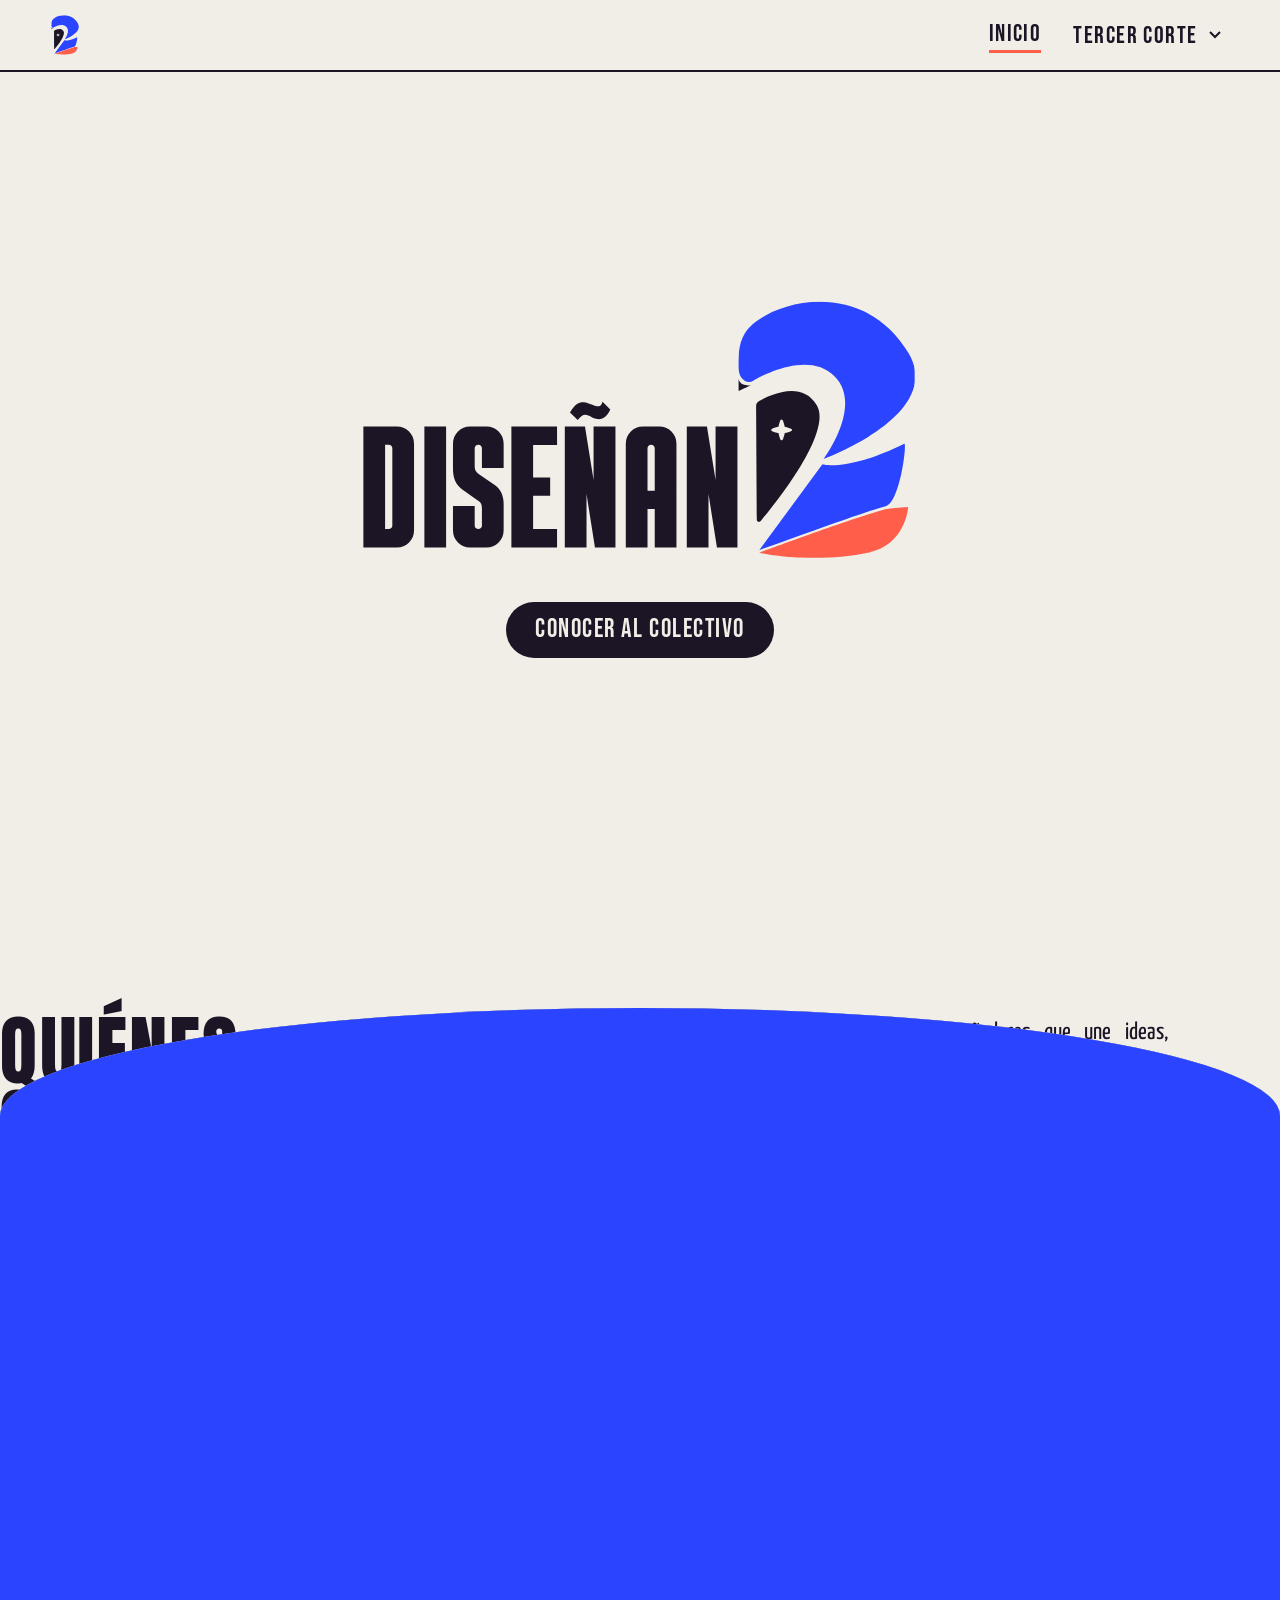
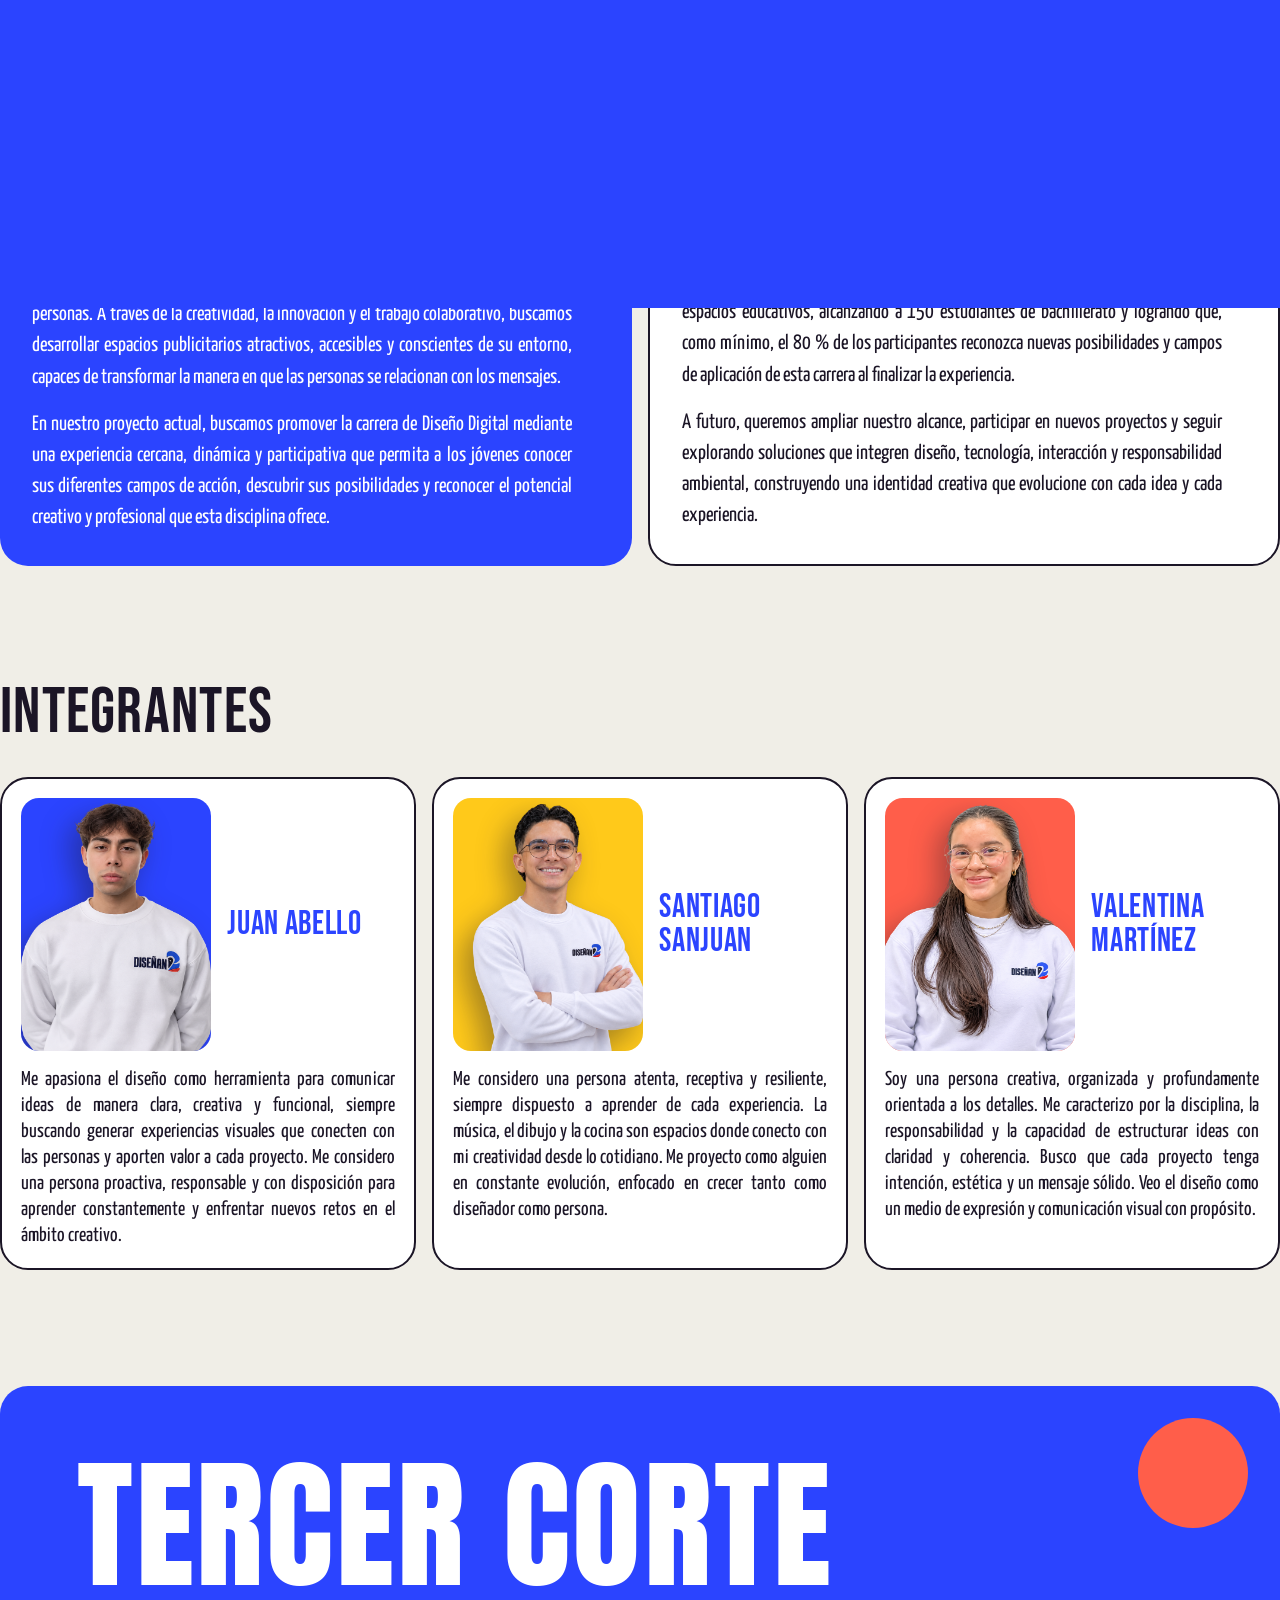
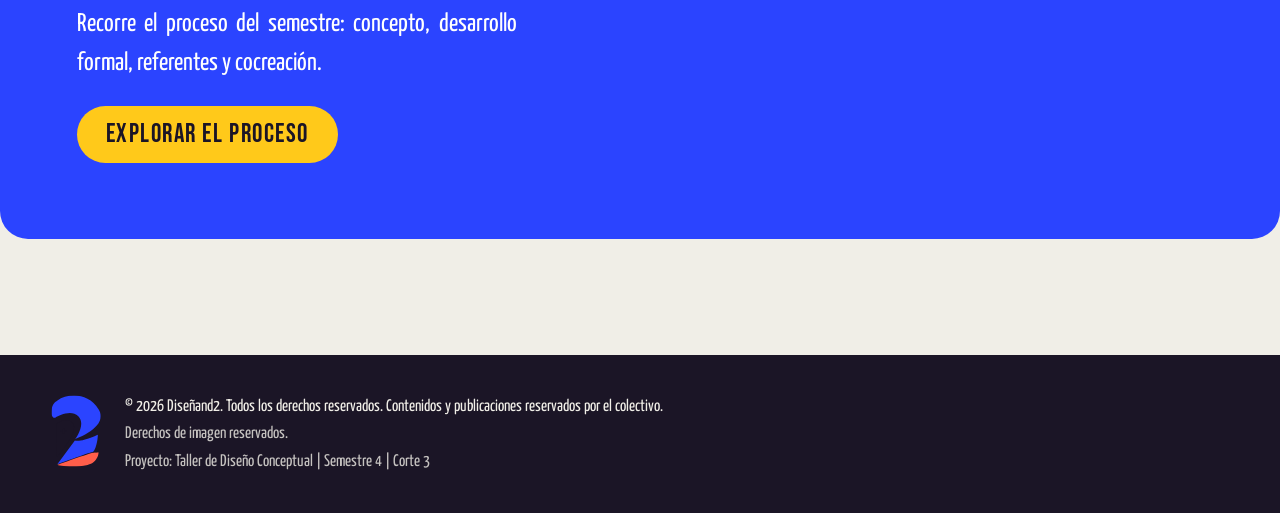
<file: index.html>
<!DOCTYPE html>
<html lang="es">
<head>
<meta charset="utf-8"><meta name="viewport" content="width=device-width,initial-scale=1">
<title>Diseñand2 · Bitácora digital</title>
<link rel="stylesheet" href="css/styles.css"><link rel="stylesheet" href="css/components.css">
<link rel="stylesheet" href="css/animations.css"><link rel="stylesheet" href="css/responsive.css">
</head>
<body data-root="" data-page="inicio">
<div id="site-header"></div>
<main id="contenido" class="home">

<!-- 5.1 PRESENTACIÓN: logotipo grande (reemplazar assets/icons/logotipo.svg) + botón -->
<section class="wrap hero">
  <img class="hero-logo rise" src="assets/icons/logotipo.svg" alt="Diseñand2">
  <a class="btn" href="#quienes-somos">Conocer al colectivo</a>
</section>

<!-- 5.2 QUIÉNES SOMOS (textos tomados de la web actual en Wix) -->
<section class="wrap sec" id="quienes-somos">
  <div class="about">
    <h2 class="big">Quiénes<br>somos</h2>
    <div>
      <p>Diseñand2 es un colectivo creativo de diseñadores que une ideas, habilidades y diferentes formas de ver el mundo para convertirlas en experiencias que conectan con las personas. Nos interesa explorar las posibilidades del diseño más allá de lo visual, creando espacios interactivos, propuestas publicitarias y experiencias que combinan creatividad, tecnología y conciencia ambiental.</p>
      <p>Creemos en el diseño como una herramienta para comunicar, despertar curiosidad y generar nuevas perspectivas. Por eso, desarrollamos propuestas que buscan ir más allá de lo convencional, conectar con distintos públicos y dejar algo más que una impresión visual. Actualmente, orientamos nuestro trabajo a acercar el mundo del Diseño Digital a los jóvenes, especialmente a quienes están por culminar su etapa escolar y comienzan a descubrir su futuro profesional.</p>
    </div>
  </div>
</section>

<!-- 5.3 MISIÓN Y VISIÓN (textos de la web actual) -->
<section class="wrap sec" style="padding-top:0">
  <div class="mvo">
    <article class="m1"><h3>Misión</h3><div>
      <p>Nuestra misión es crear propuestas de diseño y experiencias interactivas que comuniquen ideas, despierten emociones y generen conexiones significativas con las personas. A través de la creatividad, la innovación y el trabajo colaborativo, buscamos desarrollar espacios publicitarios atractivos, accesibles y conscientes de su entorno, capaces de transformar la manera en que las personas se relacionan con los mensajes.</p>
      <p style="margin-top:1rem">En nuestro proyecto actual, buscamos promover la carrera de Diseño Digital mediante una experiencia cercana, dinámica y participativa que permita a los jóvenes conocer sus diferentes campos de acción, descubrir sus posibilidades y reconocer el potencial creativo y profesional que esta disciplina ofrece.</p></div></article>
    <article class="m2"><h3>Visión</h3><div>
      <p>Para el año 2030, buscamos consolidar a Diseñand2 como un colectivo creativo capaz de desarrollar propuestas publicitarias e interactivas que generen experiencias memorables y aporten nuevas formas de comunicar. Como primer paso, aspiramos a implementar nuestra propuesta de promoción del Diseño Digital en al menos tres espacios educativos, alcanzando a 150 estudiantes de bachillerato y logrando que, como mínimo, el 80 % de los participantes reconozca nuevas posibilidades y campos de aplicación de esta carrera al finalizar la experiencia.</p>
      <p style="margin-top:1rem">A futuro, queremos ampliar nuestro alcance, participar en nuevos proyectos y seguir explorando soluciones que integren diseño, tecnología, interacción y responsabilidad ambiental, construyendo una identidad creativa que evolucione con cada idea y cada experiencia.</p></div></article>
  </div>
</section>

<!-- 5.4 INTEGRANTES: tarjetas fijas con foto, nombre y descripción. Foto: poner <img> dentro de .m-photo (retrato recortado, proporción 3:4). Confirmar que cada descripción corresponde a su integrante. -->
<section class="wrap sec" style="padding-top:0">
  <h2 class="sec-title">Integrantes</h2>
  <div class="team">
    <article class="member">
      <div class="m-head"><div class="m-photo"><img src="assets/images/juan-abello.png" alt="Retrato de Juan Abello" width="190" height="253" loading="lazy" decoding="async"></div><h3 class="m-name">Juan Abello</h3></div>
      <p class="m-desc">Me apasiona el diseño como herramienta para comunicar ideas de manera clara, creativa y funcional, siempre buscando generar experiencias visuales que conecten con las personas y aporten valor a cada proyecto. Me considero una persona proactiva, responsable y con disposición para aprender constantemente y enfrentar nuevos retos en el ámbito creativo.</p>
    </article>
    <article class="member">
      <div class="m-head"><div class="m-photo"><img src="assets/images/santiago-sanjuan.png" alt="Retrato de Santiago Sanjuan" width="190" height="253" loading="lazy" decoding="async"></div><h3 class="m-name">Santiago Sanjuan</h3></div>
      <p class="m-desc">Me considero una persona atenta, receptiva y resiliente, siempre dispuesto a aprender de cada experiencia. La música, el dibujo y la cocina son espacios donde conecto con mi creatividad desde lo cotidiano. Me proyecto como alguien en constante evolución, enfocado en crecer tanto como diseñador como persona.</p>
    </article>
    <article class="member">
      <div class="m-head"><div class="m-photo"><img src="assets/images/valentina-martinez.png" alt="Retrato de Valentina Martínez" width="190" height="253" loading="lazy" decoding="async"></div><h3 class="m-name">Valentina Martínez</h3></div>
      <p class="m-desc">Soy una persona creativa, organizada y profundamente orientada a los detalles. Me caracterizo por la disciplina, la responsabilidad y la capacidad de estructurar ideas con claridad y coherencia. Busco que cada proyecto tenga intención, estética y un mensaje sólido. Veo el diseño como un medio de expresión y comunicación visual con propósito.</p>
    </article>
  </div>
</section>

<!-- 5.6 INVITACIÓN -->
<section class="wrap sec" style="padding-top:0">
  <a class="invite" href="tercer-corte.html">
    <h2>Tercer corte</h2>
    <p>Recorre el proceso del semestre: concepto, desarrollo formal, referentes y cocreación.</p>
    <span class="btn">Explorar el proceso</span>
  </a>
</section>
</main>
<div id="site-footer"></div>
<script src="js/config.js"></script><script src="js/navigation.js"></script><script src="js/interactions.js"></script><script src="js/main.js"></script>
</body>
</html>
</file>
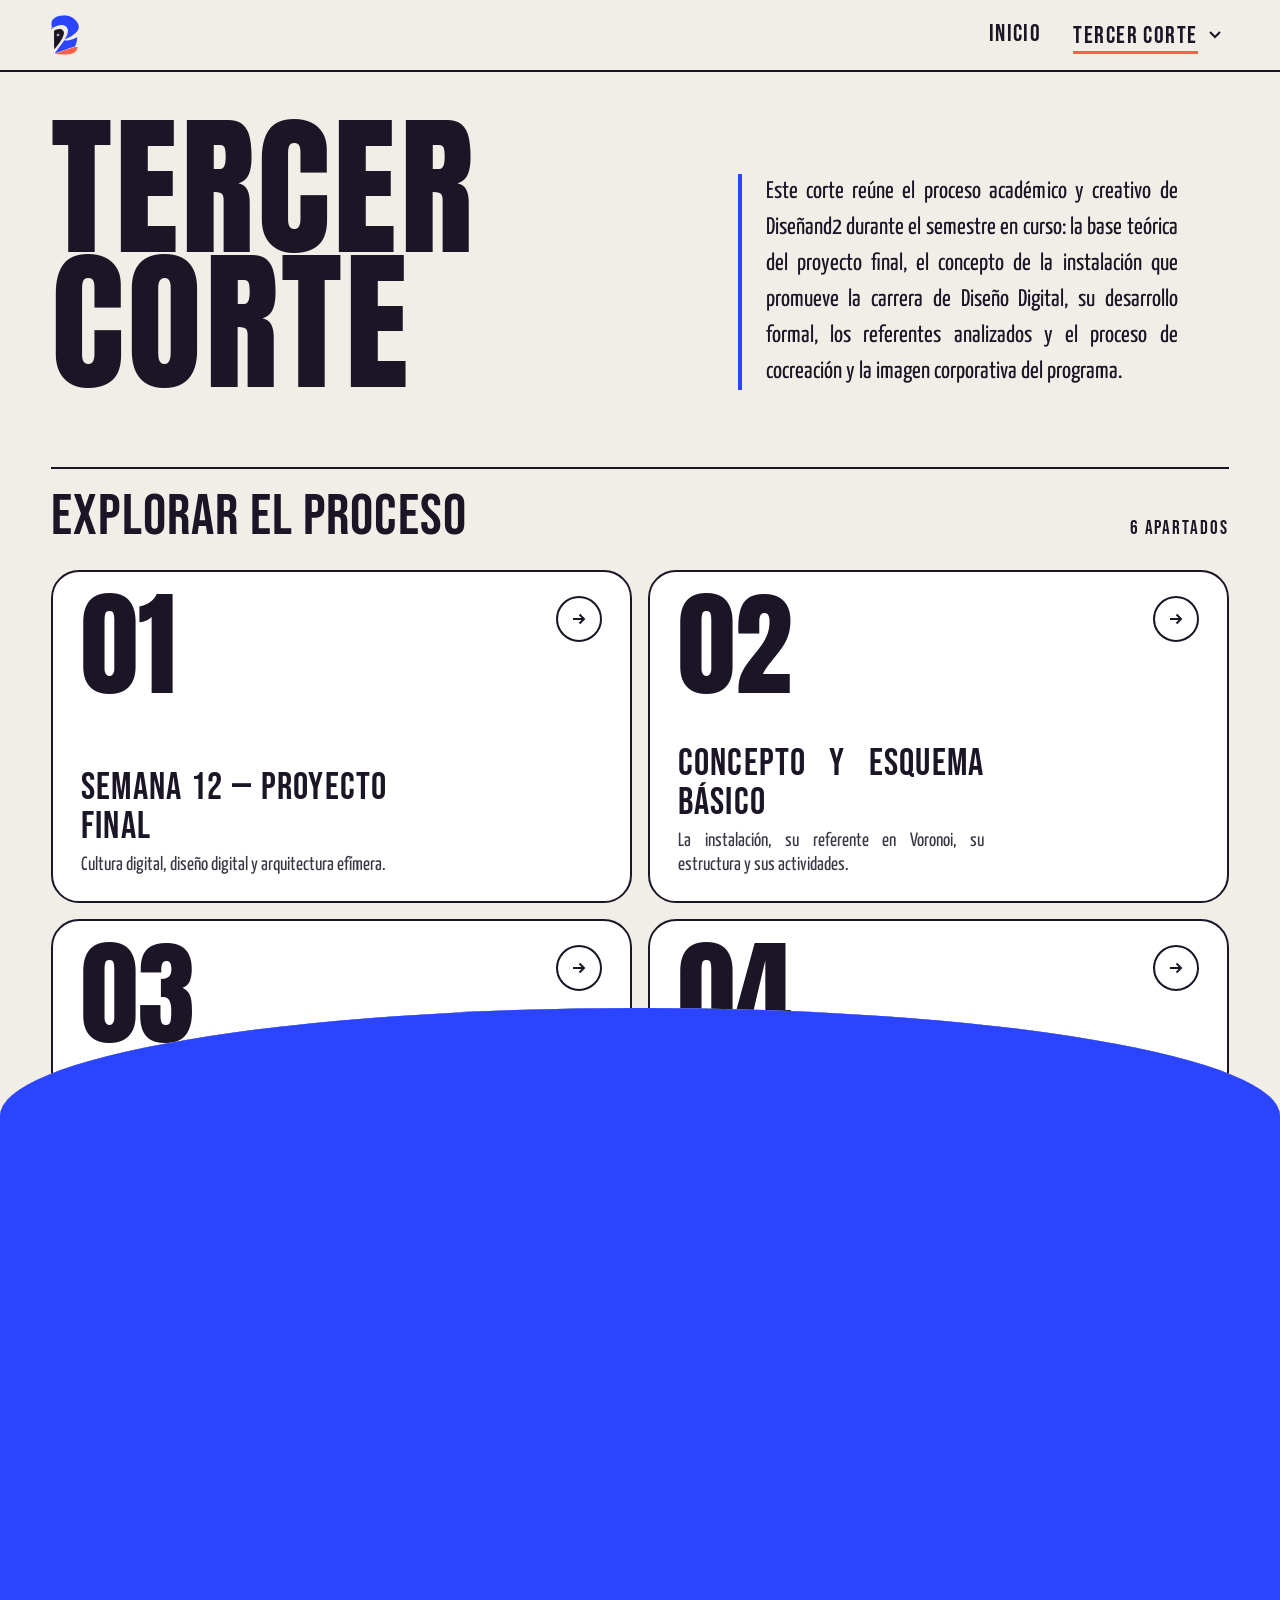
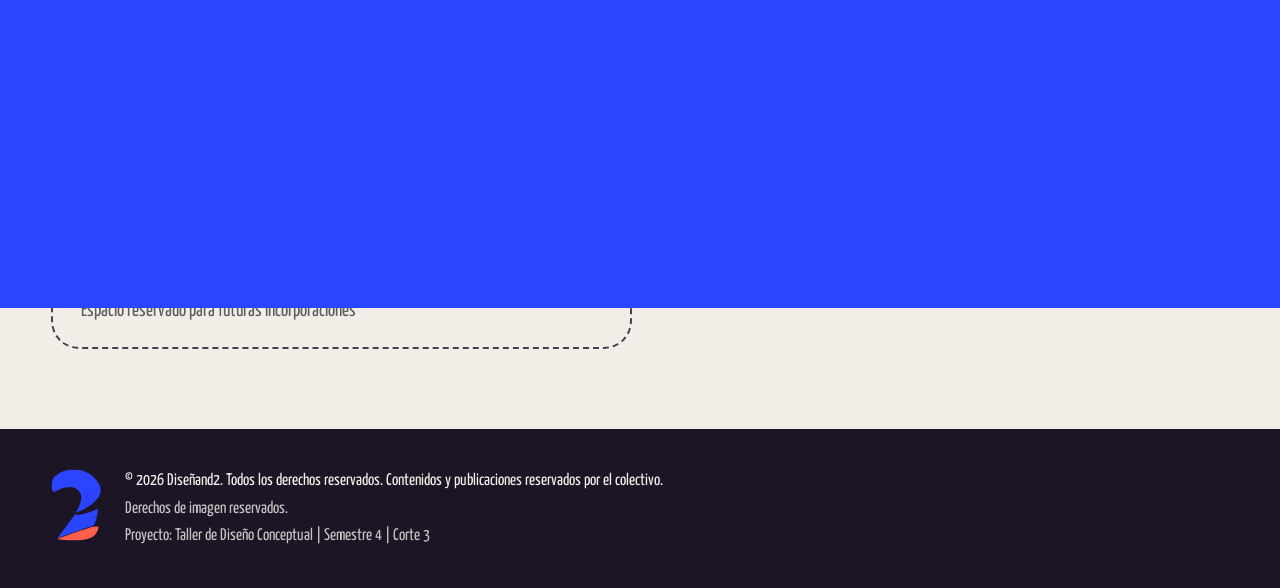
<file: tercer-corte.html>
<!DOCTYPE html>
<html lang="es">
<head>
<meta charset="utf-8"><meta name="viewport" content="width=device-width,initial-scale=1">
<title>Tercer corte · Diseñand2</title>
<link rel="stylesheet" href="css/styles.css"><link rel="stylesheet" href="css/components.css">
<link rel="stylesheet" href="css/animations.css"><link rel="stylesheet" href="css/responsive.css">
</head>
<body data-root="" data-page="tercer-corte">
<div id="site-header"></div>
<main id="contenido" class="corte">
  <header class="corte-head wrap">
    <h1 class="display rise">Tercer<br>corte</h1>
    <p class="corte-intro" id="corte-intro"></p>
  </header>

  <section class="wrap corte-index" aria-labelledby="explorar">
    <div class="corte-bar">
      <h2 id="explorar">Explorar el proceso</h2>
      <span class="corte-count" id="corte-count" aria-hidden="true"></span>
    </div>
    <!-- La retícula se genera desde SITE.sections (js/config.js). Módulos idénticos; el último («+») queda reservado. -->
    <ol class="grid-corte" id="grid-corte"></ol>
    <noscript><ul><li><a href="paginas/semana-12.html">01 Semana 12 — Proyecto Final</a></li><li><a href="paginas/concepto-esquema.html">02 Concepto y Esquema Básico</a></li><li><a href="paginas/desarrollo-formal.html">03 Desarrollo Formal</a></li><li><a href="paginas/analisis-referentes.html">04 Análisis de Referentes</a></li><li><a href="paginas/cocreacion.html">05 Proceso de Cocreación</a></li><li><a href="paginas/identidad-visual.html">06 Desarrollo de imagen corporativa del programa</a></li></ul></noscript>
  </section>
</main>
<div id="site-footer"></div>
<script src="js/config.js"></script><script src="js/navigation.js"></script><script src="js/interactions.js"></script><script src="js/main.js"></script>
</body>
</html>
</file>
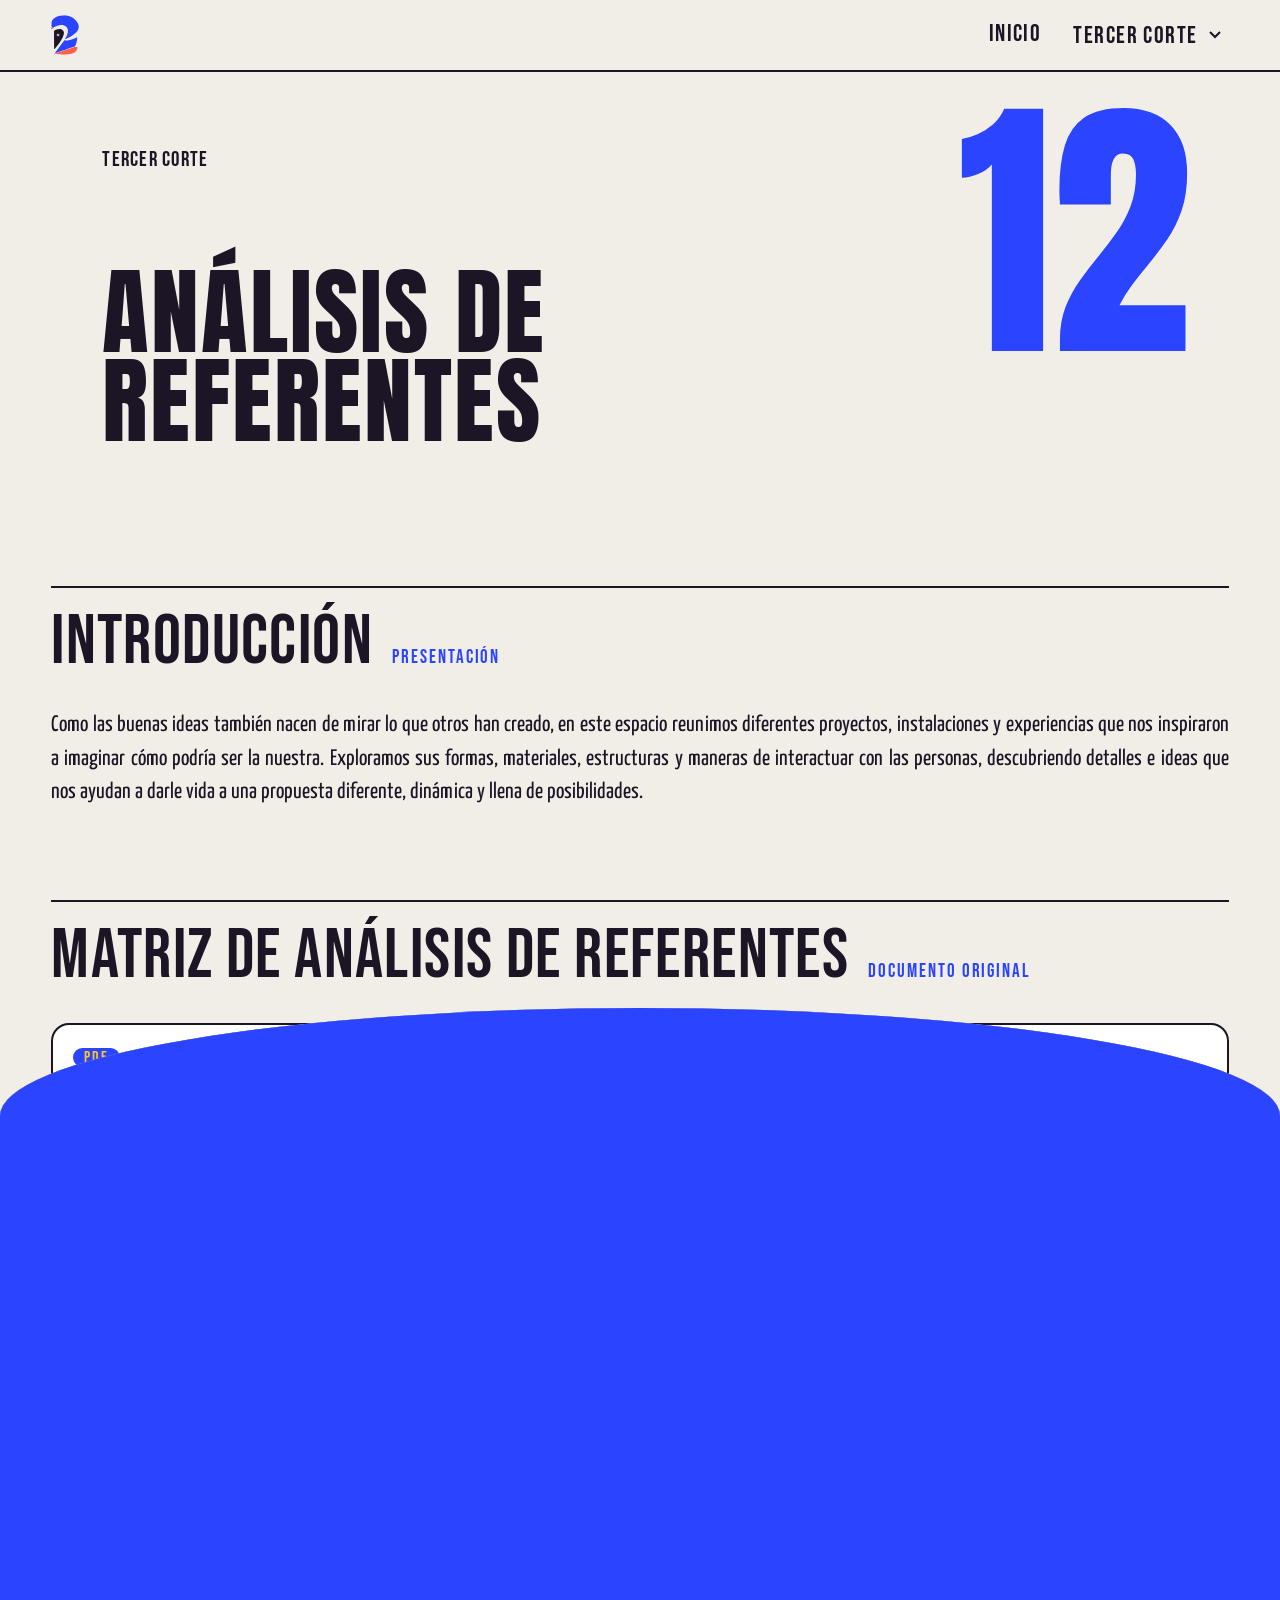
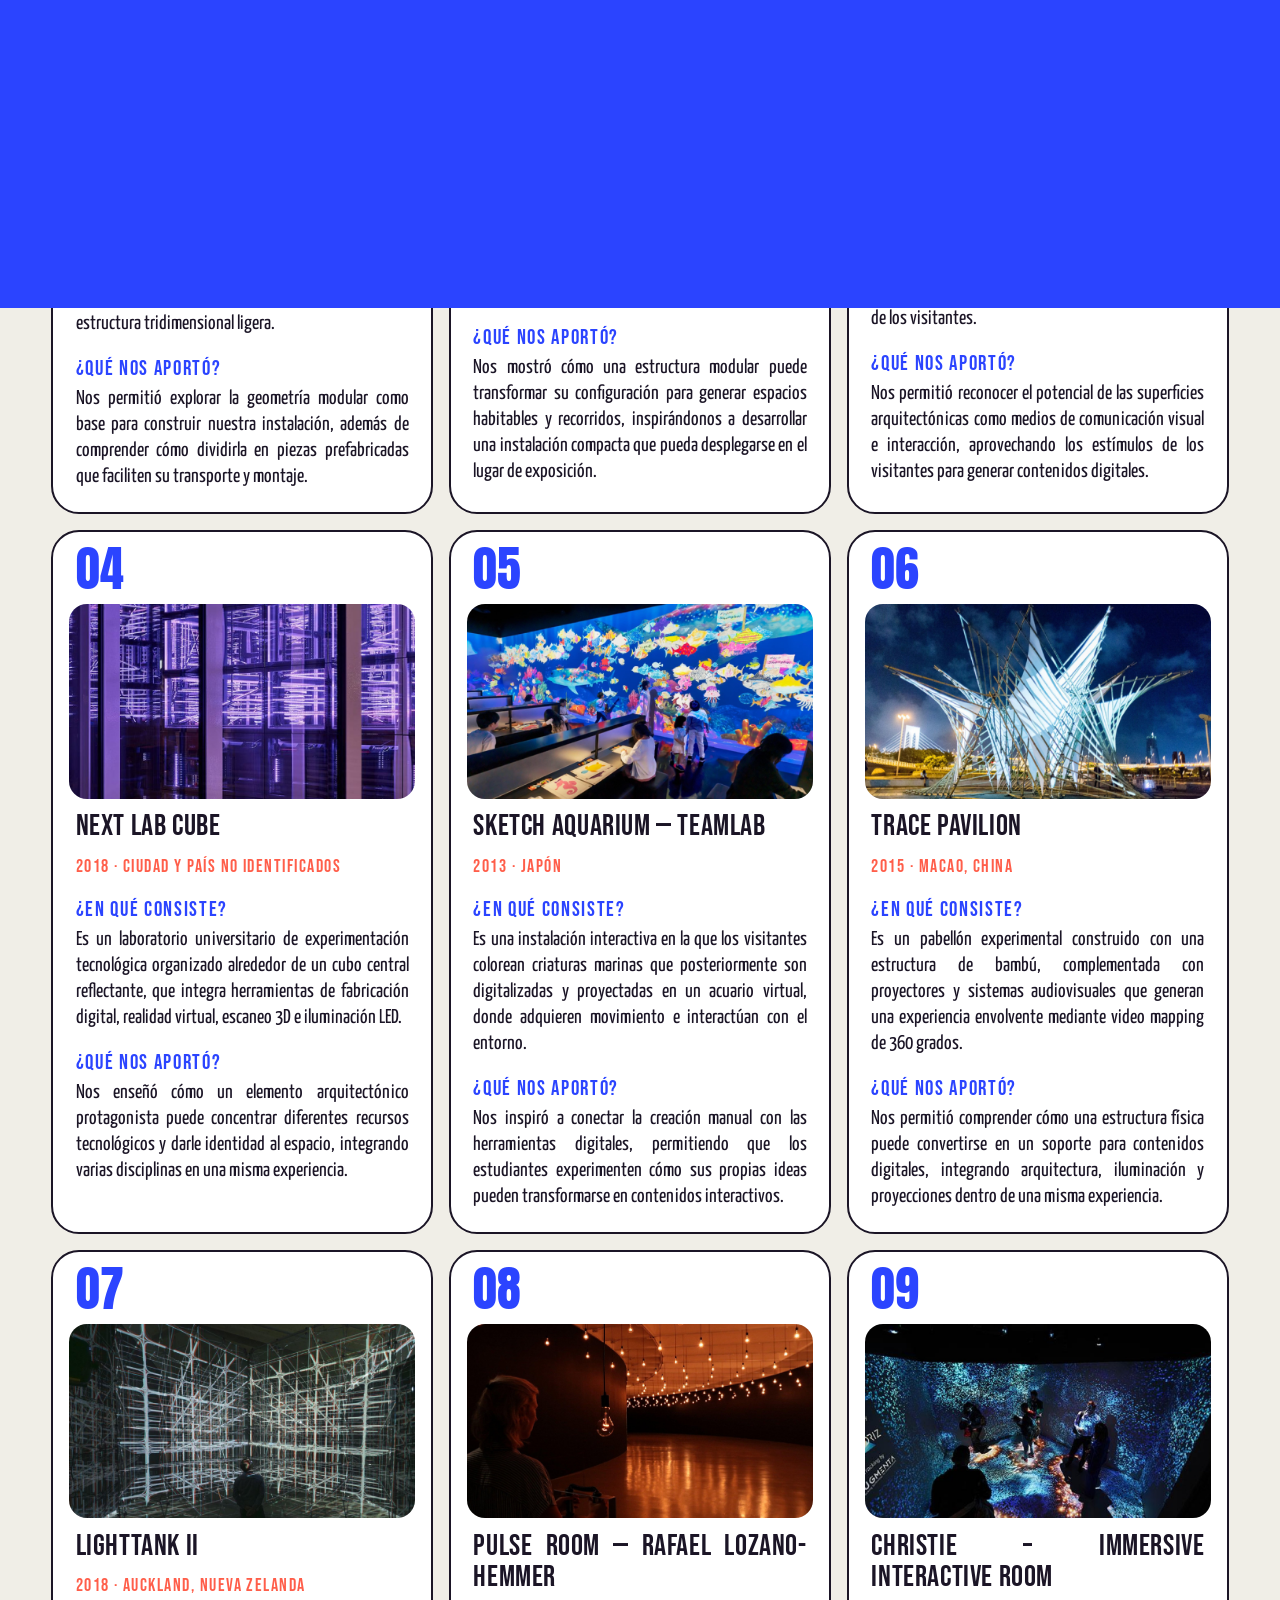
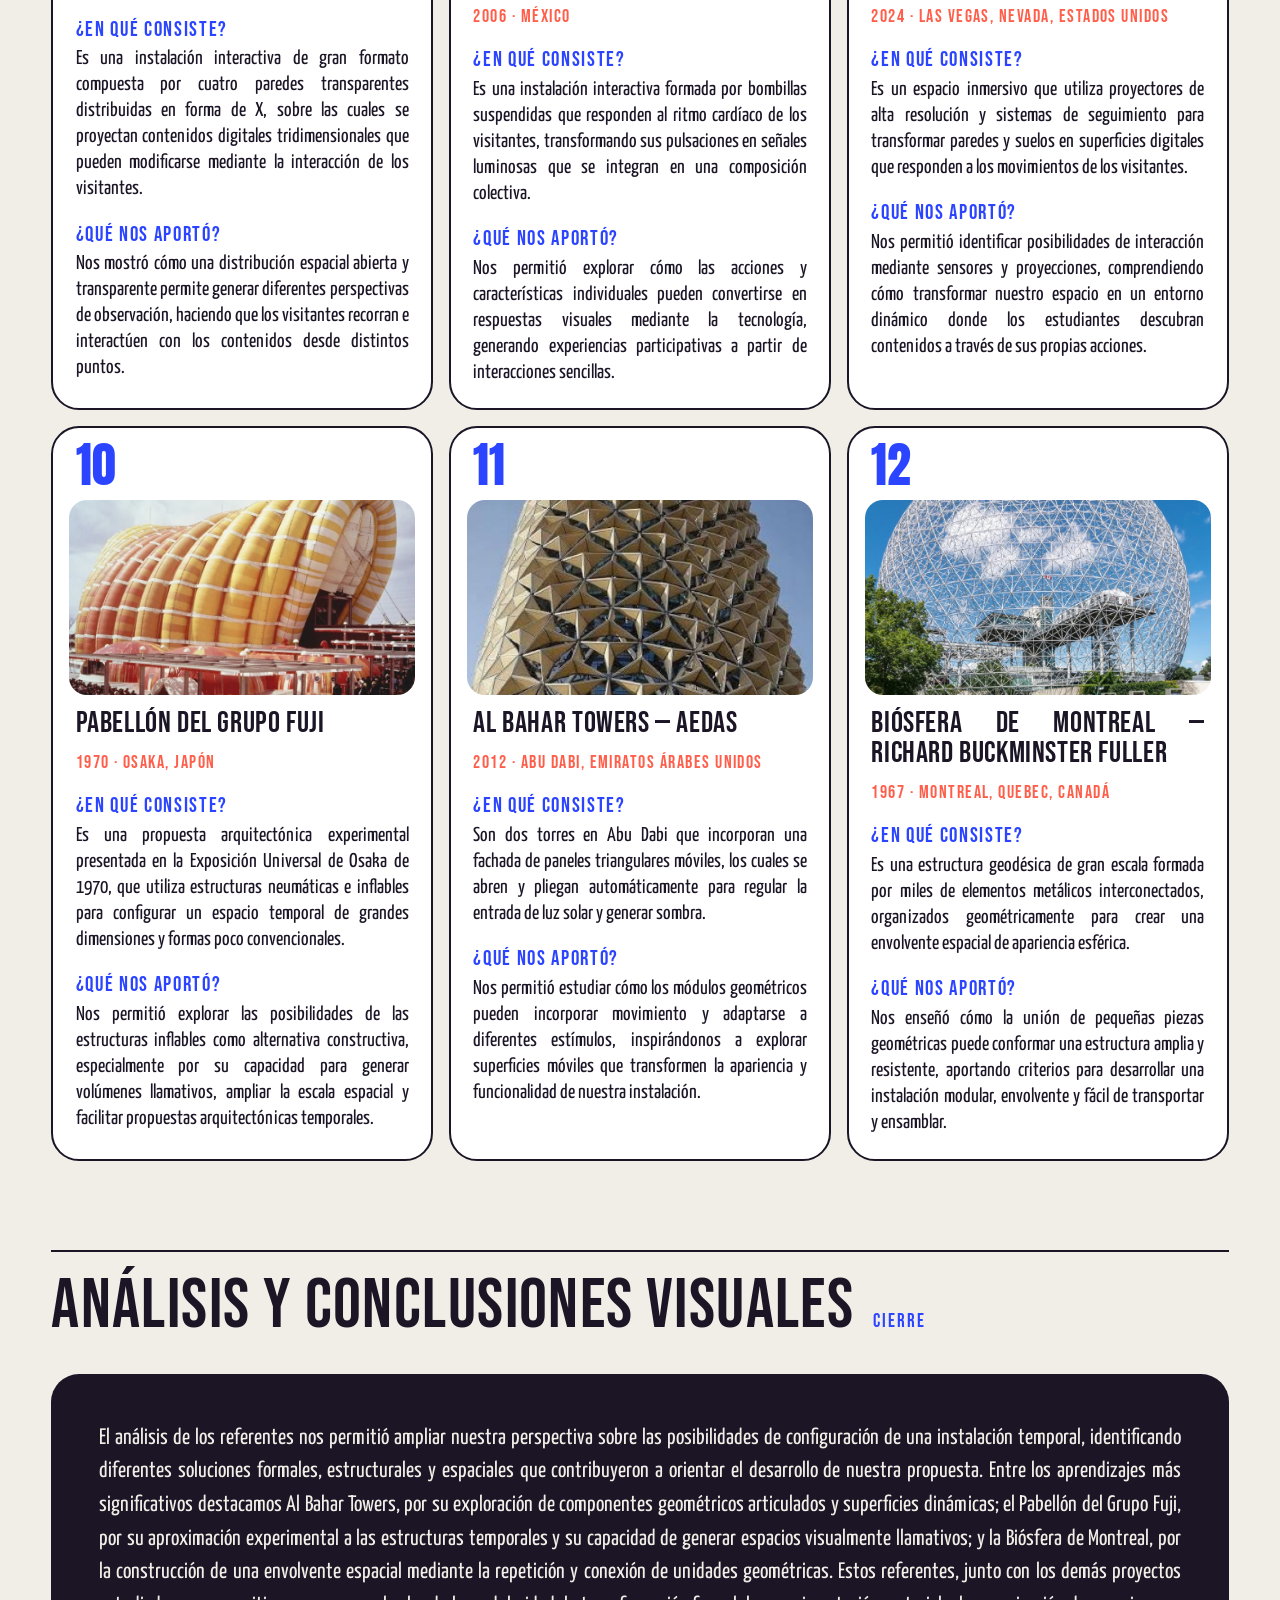
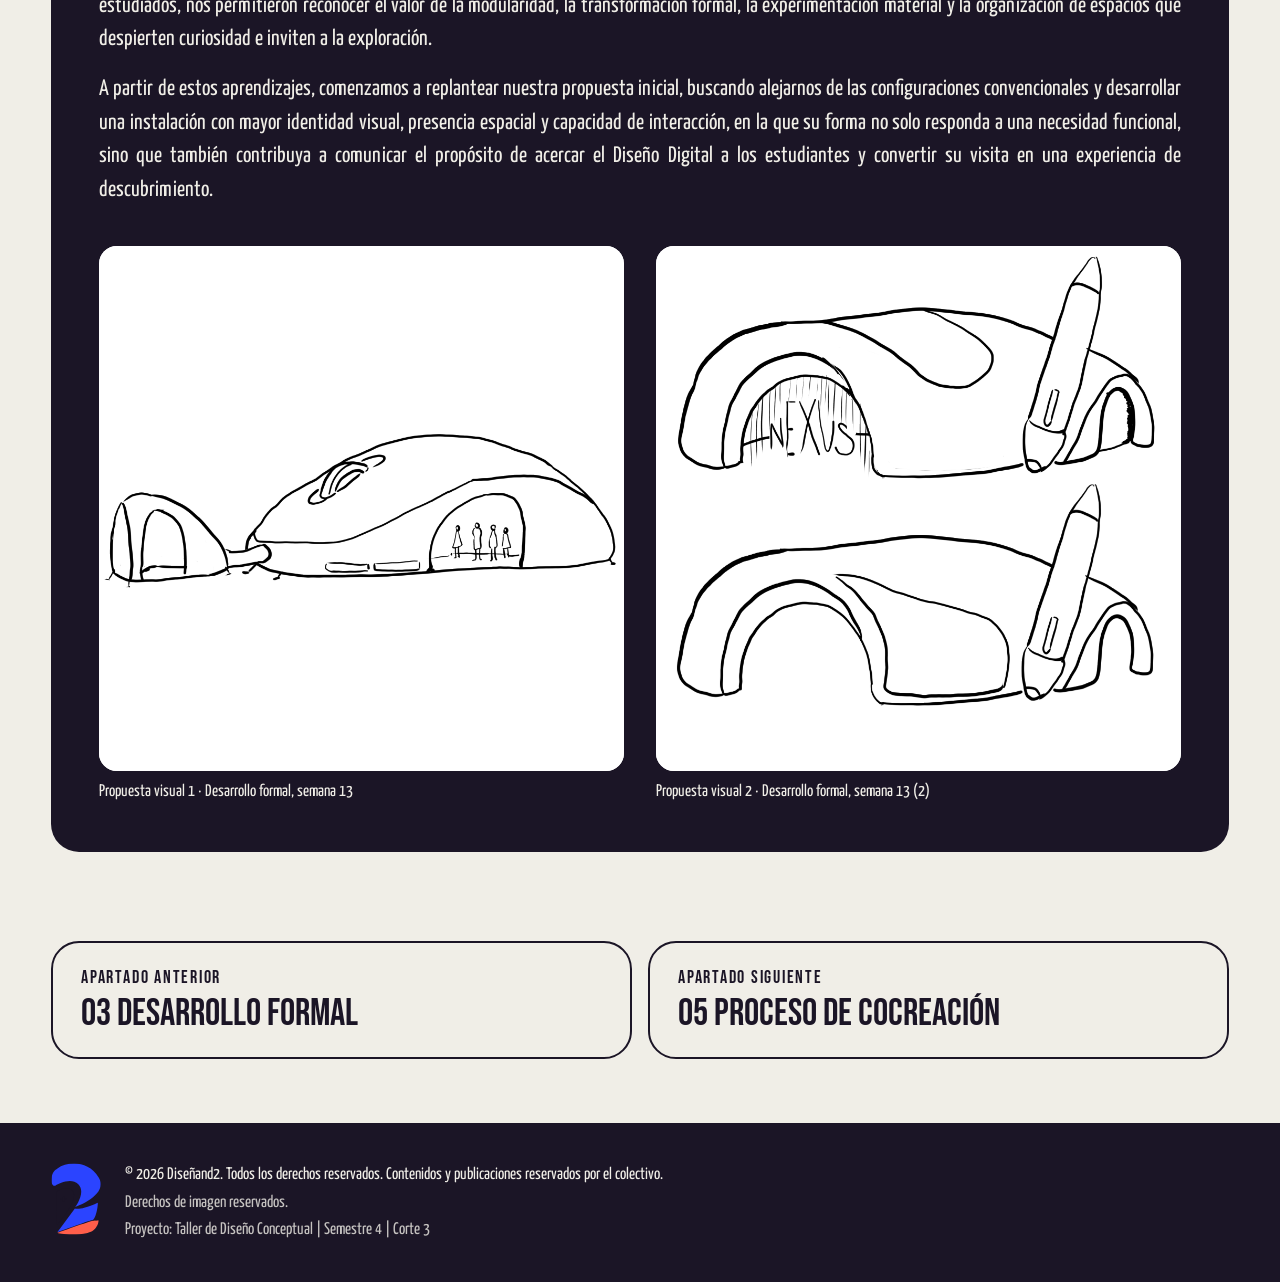
<file: paginas/analisis-referentes.html>
<!DOCTYPE html>
<html lang="es">
<head>
<meta charset="utf-8"><meta name="viewport" content="width=device-width,initial-scale=1">
<title>Análisis de Referentes · Diseñand2</title>
<script>document.documentElement.classList.add('js')</script>
<link rel="stylesheet" href="../css/styles.css"><link rel="stylesheet" href="../css/components.css">
<link rel="stylesheet" href="../css/animations.css"><link rel="stylesheet" href="../css/responsive.css"><link rel="stylesheet" href="../css/pages.css"><link rel="stylesheet" href="../css/media.css">
</head>
<body data-root="../" data-page="referentes">
<div id="site-header"></div>
<main id="contenido" class="page">
  <header class="wrap"><div class="phero solo" style="--hero-bg:var(--bg);--hero-fg:var(--violet);--hero-acc:var(--blue)">
    <a class="back-link" href="../tercer-corte.html">Tercer corte</a>
    <span class="phero-num" aria-hidden="true">12</span>
    <div><h1 class="rise">Análisis de<br>Referentes</h1></div>
    
  </div></header>
  <section class="wrap psec" id="introduccion">
<div class="sec-head reveal"><h2>Introducción</h2><span class="tag">Presentación</span></div><div class="prose wide"><p>Como las buenas ideas también nacen de mirar lo que otros han creado, en este espacio reunimos diferentes proyectos, instalaciones y experiencias que nos inspiraron a imaginar cómo podría ser la nuestra. Exploramos sus formas, materiales, estructuras y maneras de interactuar con las personas, descubriendo detalles e ideas que nos ayudan a darle vida a una propuesta diferente, dinámica y llena de posibilidades.</p></div>
  </section>
  <section class="wrap psec" id="matriz">
<div class="sec-head reveal"><h2>Matriz de análisis de referentes</h2><span class="tag">Documento original</span></div>
<div class="doc" id="matriz-doc" data-pdf="" data-title="Matriz de análisis de referentes (original)" data-note="Documento original de la bitácora."></div>
  </section>
  <section class="wrap psec" id="fichas">
<div class="sec-head reveal"><h2>Fichas de referentes</h2><span class="tag">12 fichas</span></div><div class="filters" id="filters" role="group" aria-label="Clasificación de referentes"><span class="count" aria-live="polite"></span></div><ul class="fichas" id="fichas-list"></ul>
  </section>
  <section class="wrap psec" id="conclusiones">
<div class="sec-head reveal"><h2>Análisis y conclusiones visuales</h2><span class="tag">Cierre</span></div><div class="panel violet"><div class="prose wide"><p>El análisis de los referentes nos permitió ampliar nuestra perspectiva sobre las posibilidades de configuración de una instalación temporal, identificando diferentes soluciones formales, estructurales y espaciales que contribuyeron a orientar el desarrollo de nuestra propuesta. Entre los aprendizajes más significativos destacamos Al Bahar Towers, por su exploración de componentes geométricos articulados y superficies dinámicas; el Pabellón del Grupo Fuji, por su aproximación experimental a las estructuras temporales y su capacidad de generar espacios visualmente llamativos; y la Biósfera de Montreal, por la construcción de una envolvente espacial mediante la repetición y conexión de unidades geométricas. Estos referentes, junto con los demás proyectos estudiados, nos permitieron reconocer el valor de la modularidad, la transformación formal, la experimentación material y la organización de espacios que despierten curiosidad e inviten a la exploración.</p><p>A partir de estos aprendizajes, comenzamos a replantear nuestra propuesta inicial, buscando alejarnos de las configuraciones convencionales y desarrollar una instalación con mayor identidad visual, presencia espacial y capacidad de interacción, en la que su forma no solo responda a una necesidad funcional, sino que también contribuya a comunicar el propósito de acercar el Diseño Digital a los estudiantes y convertir su visita en una experiencia de descubrimiento.</p></div><div class="fig-pair"><figure class="fig reveal" data-gallery="sintesis-visual"><img src="../assets/images/desarrollo-formal-semana-13-a.png" alt="Propuesta visual 1: instalación con forma de mouse, con acceso lateral y figuras humanas para dar escala" loading="lazy" decoding="async"><figcaption>Propuesta visual 1 · Desarrollo formal, semana 13</figcaption></figure><figure class="fig reveal" data-gallery="sintesis-visual"><img src="../assets/images/desarrollo-formal-semana-13-b.png" alt="Propuesta visual 2: volumen curvo con un lápiz óptico y la palabra NEXUS en el acceso, en dos variantes" loading="lazy" decoding="async"><figcaption>Propuesta visual 2 · Desarrollo formal, semana 13 (2)</figcaption></figure></div></div>
  </section>

  <div class="wrap"><nav id="pager" class="pager" aria-label="Otros apartados"></nav></div>
</main>
<div id="site-footer"></div>
<script src="../js/config.js"></script><script src="../js/navigation.js"></script><script src="../js/referentes-data.js"></script><script src="../js/interactions.js"></script><script src="../js/main.js"></script><script>(function(){var d=document.getElementById("matriz-doc");if(d&&window.REFERENTES)d.dataset.pdf=window.REFERENTES.matrizPdf||"";})();</script><script src="../js/gallery.js"></script><script src="../js/media.js"></script>
</body>
</html>
</file>
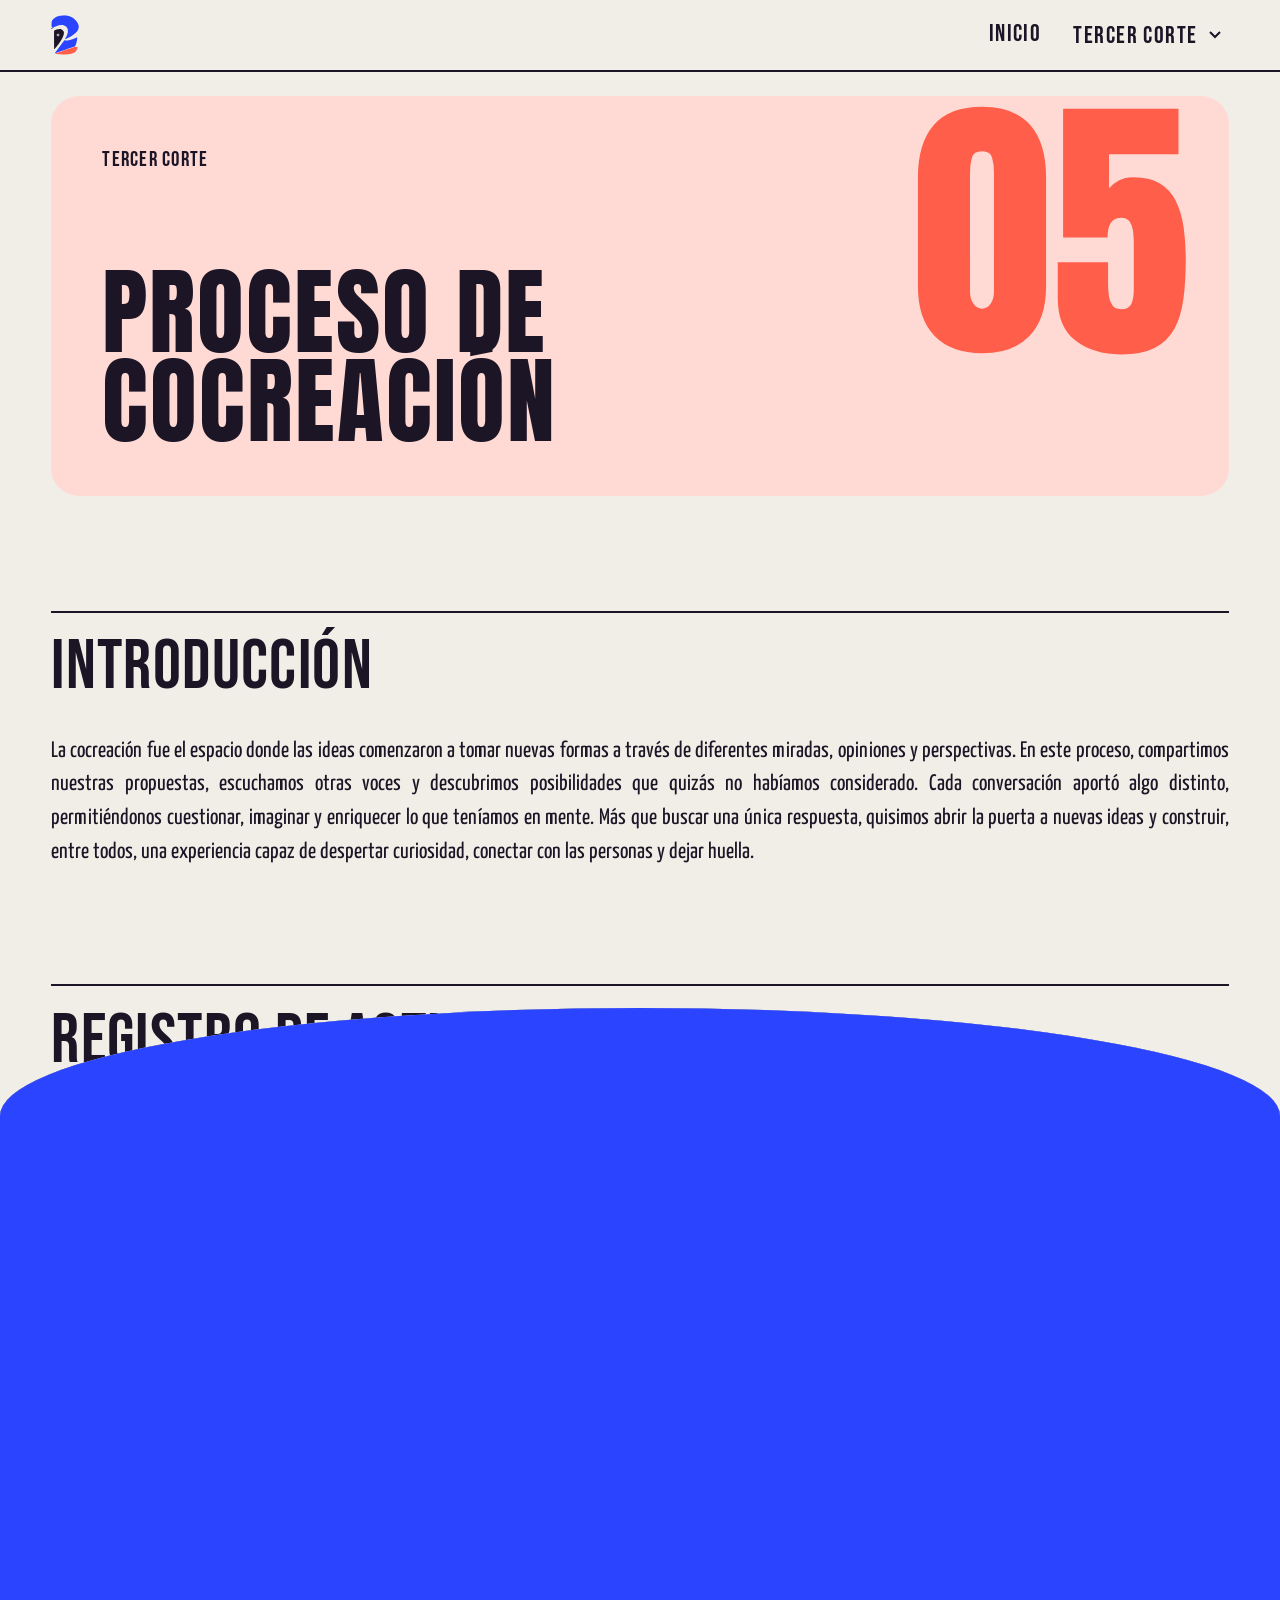
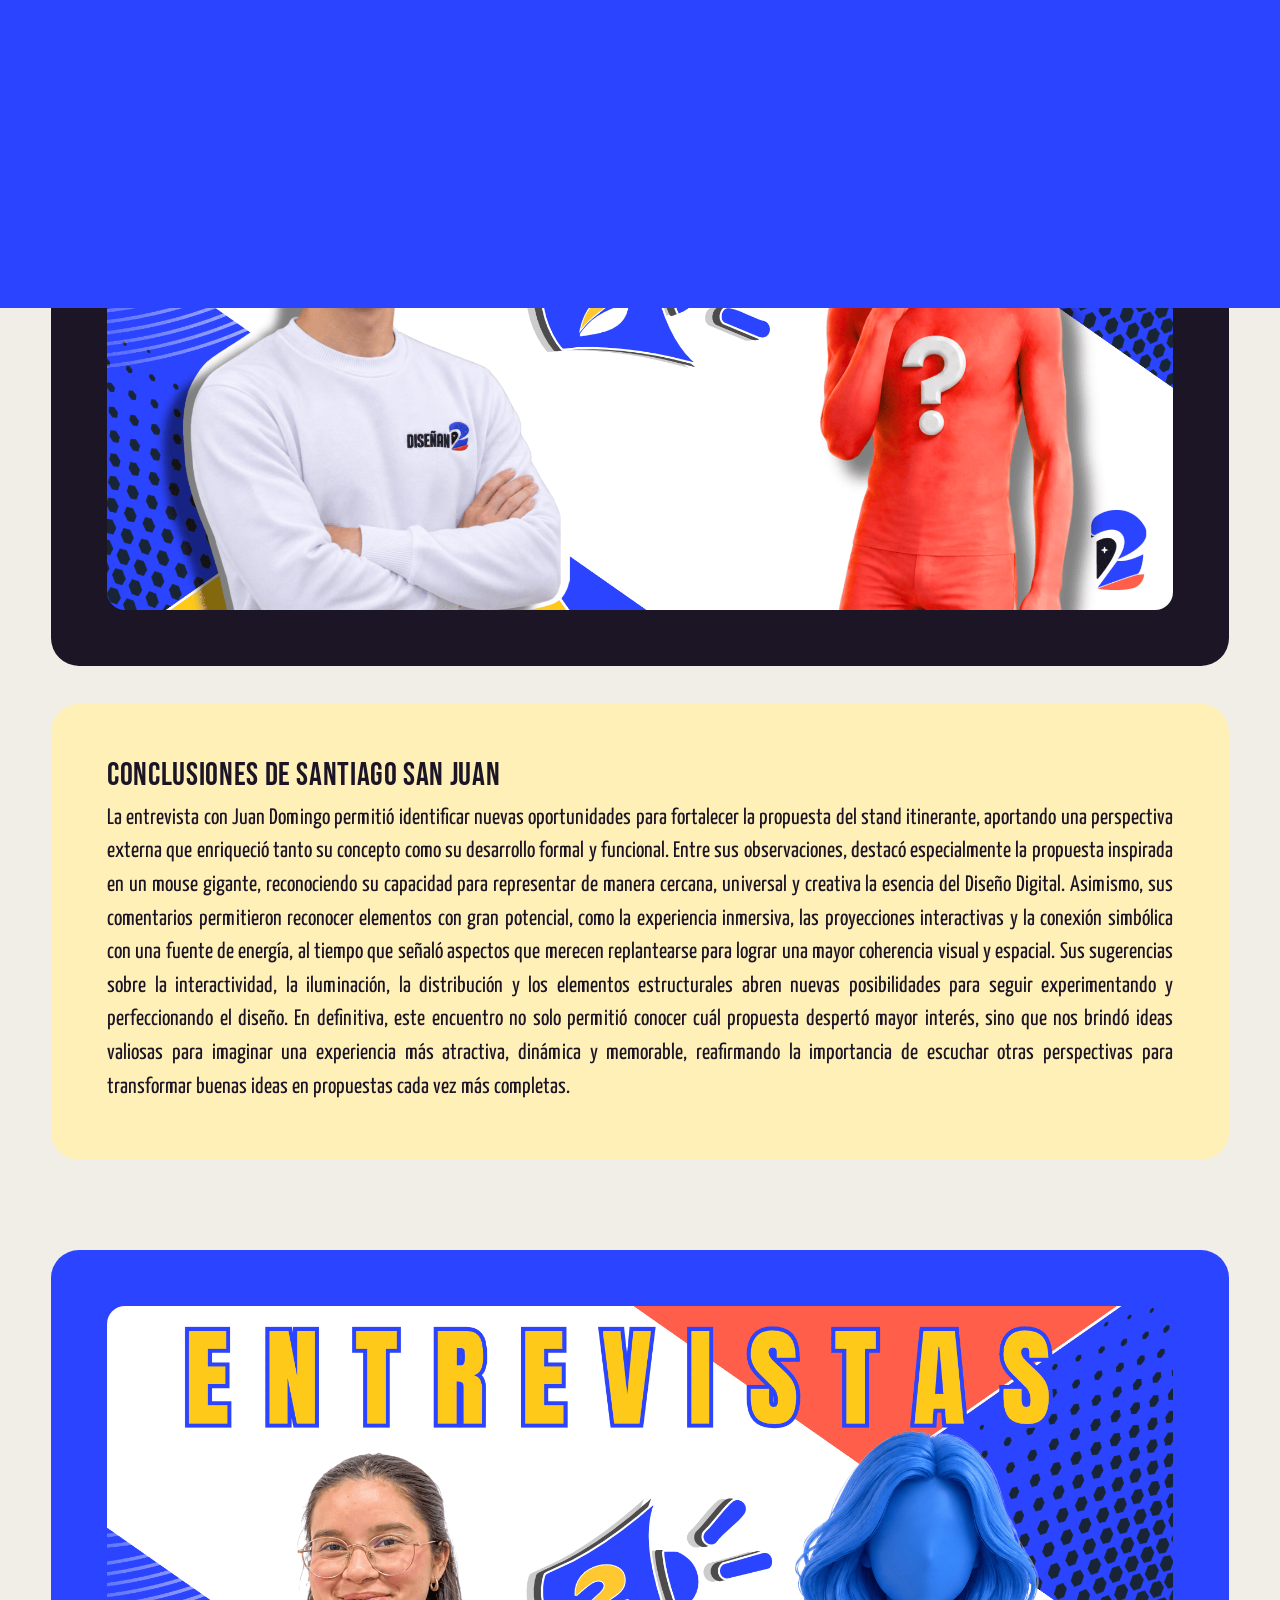
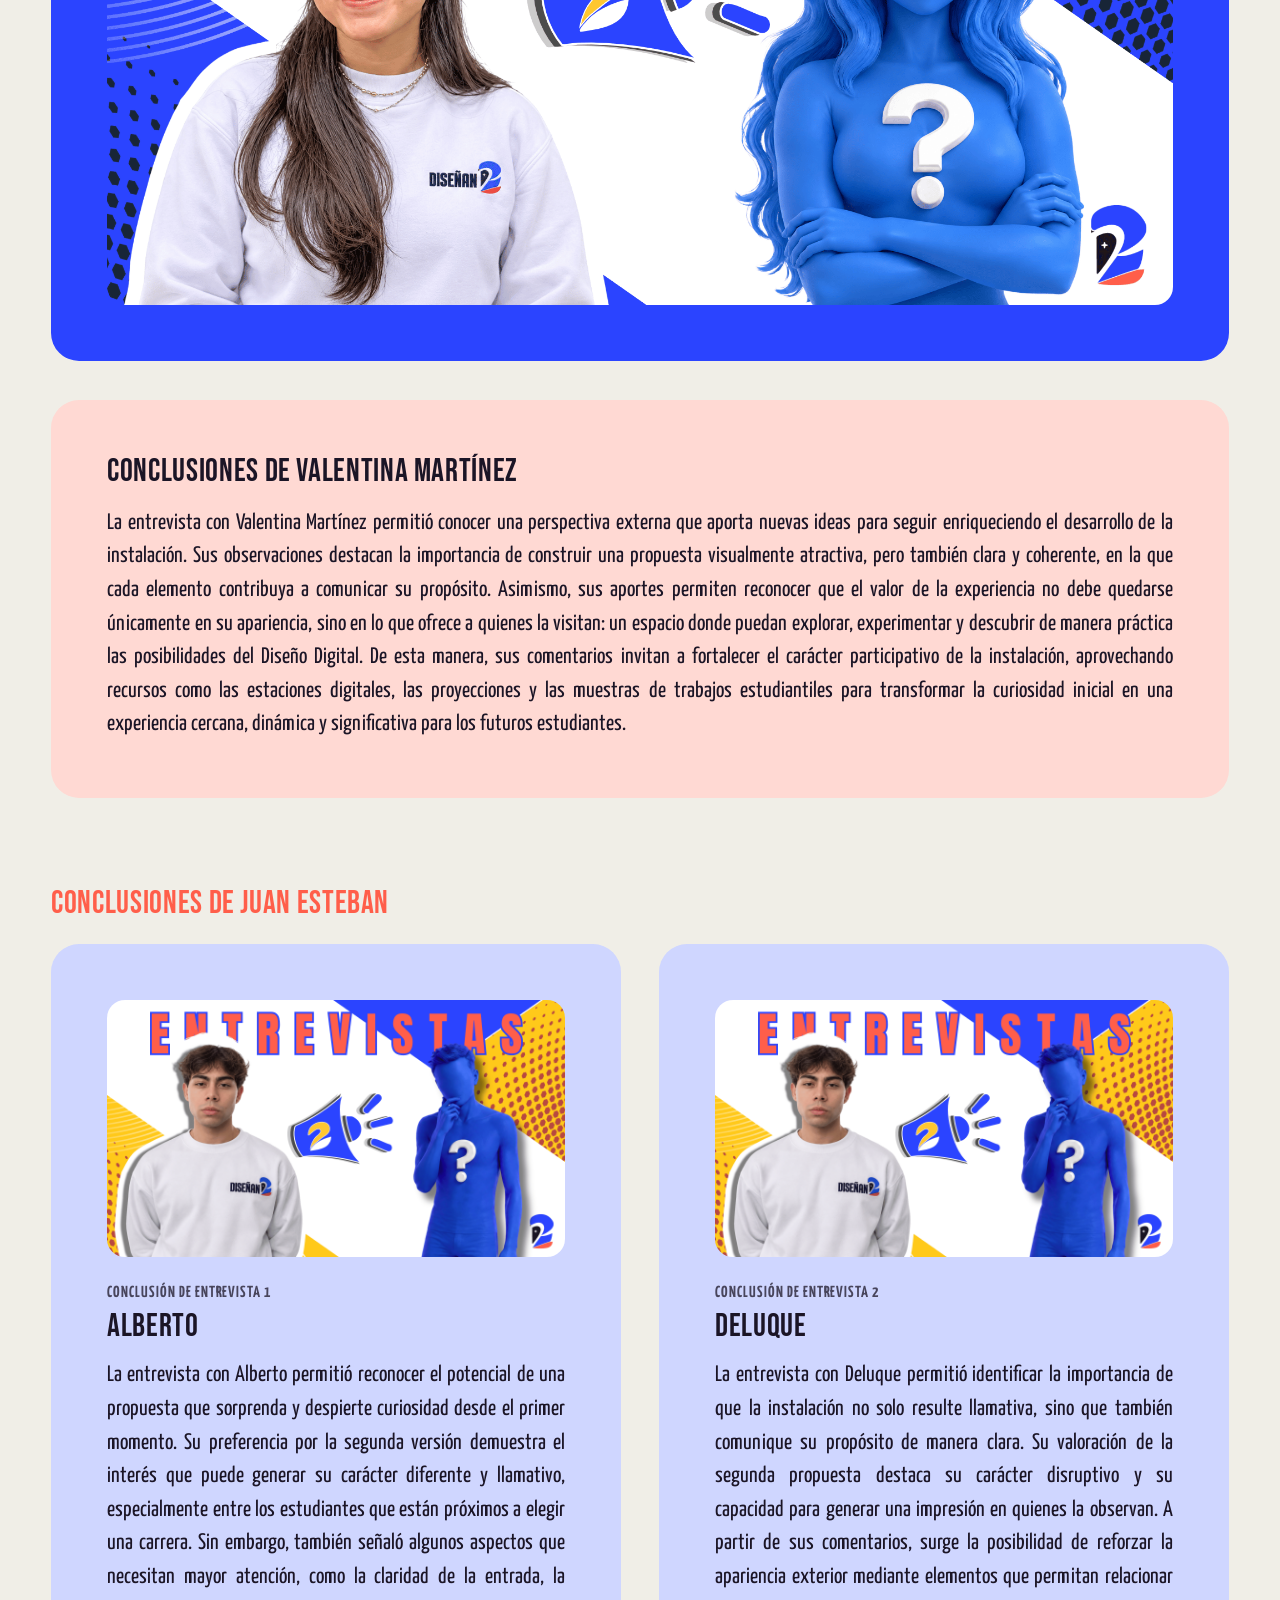
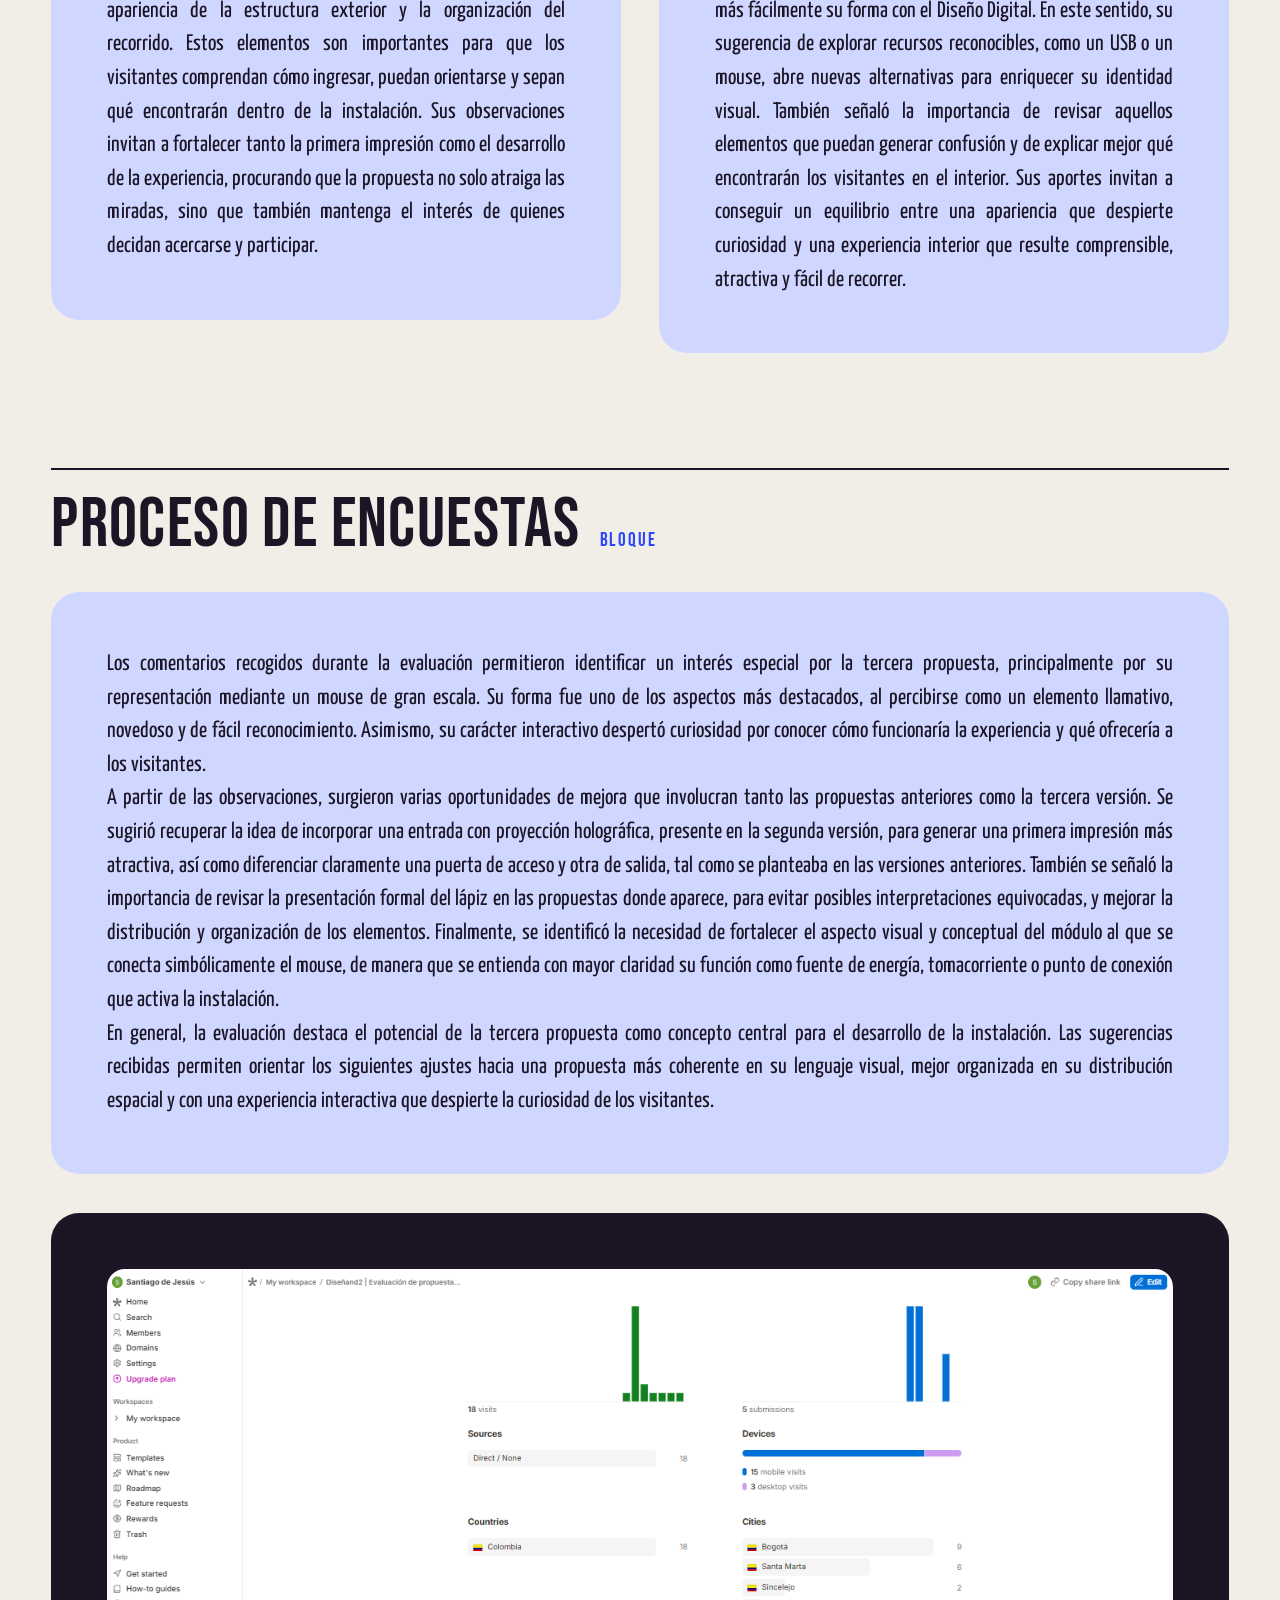
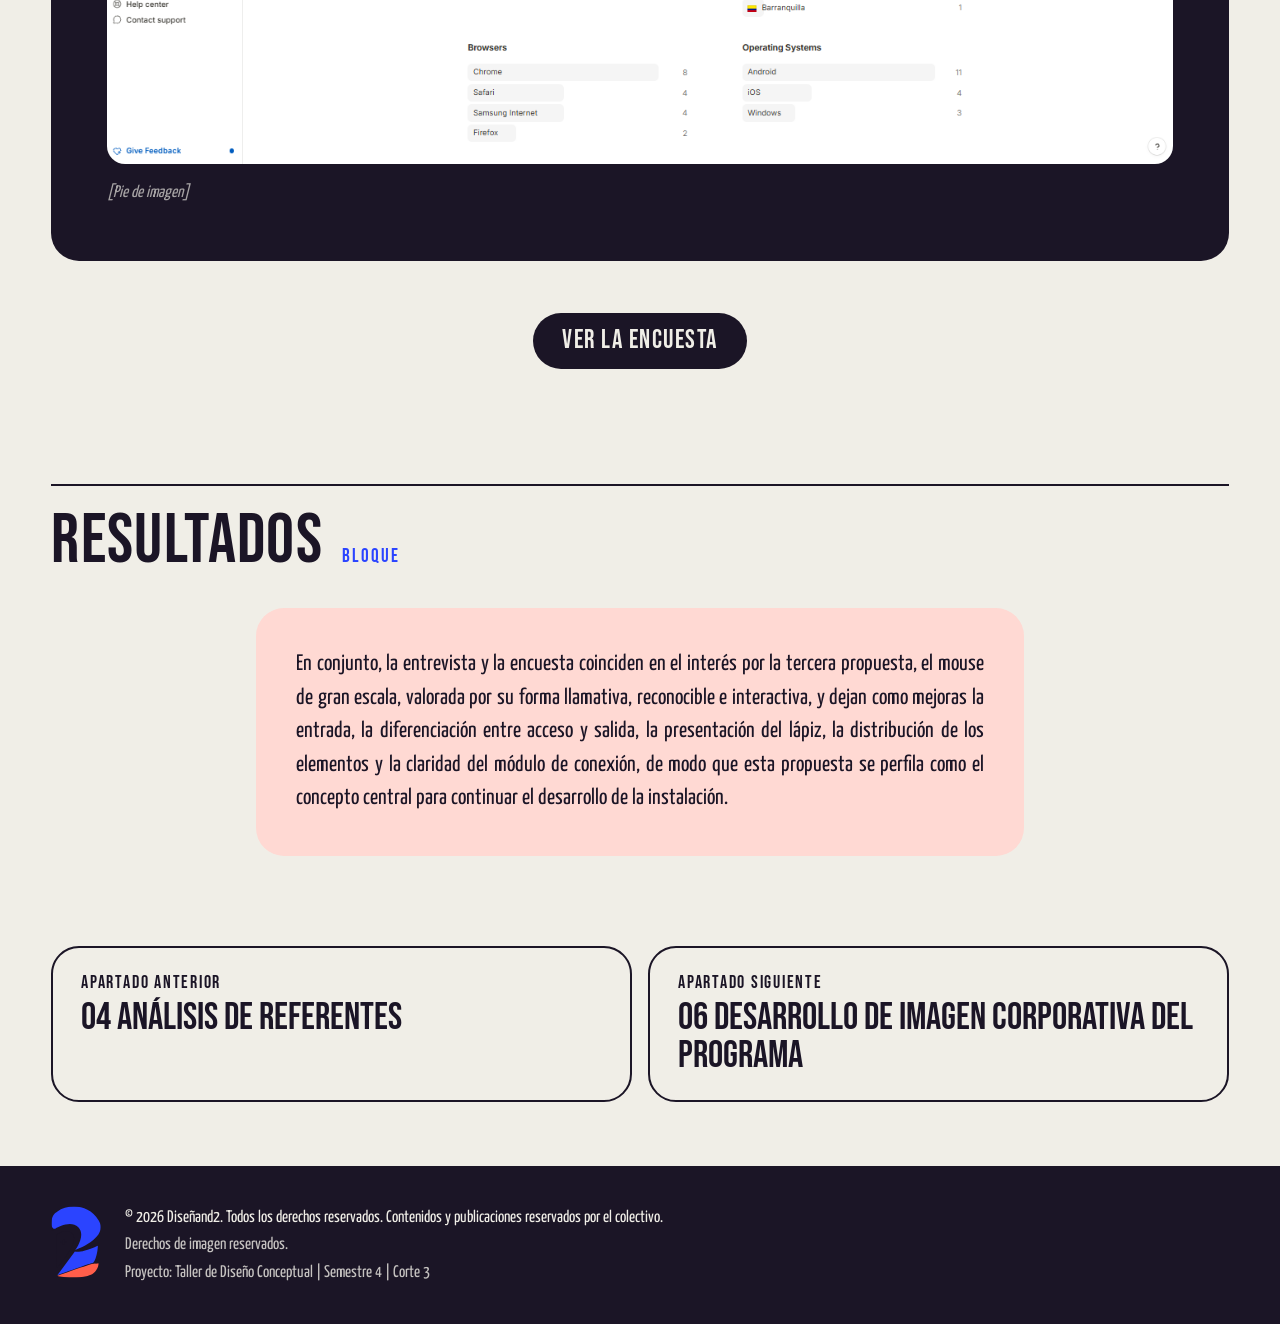
<file: paginas/cocreacion.html>
<!DOCTYPE html>
<html lang="es">
<head>
<meta charset="utf-8"><meta name="viewport" content="width=device-width,initial-scale=1">
<title>Proceso de Cocreación · Diseñand2</title>
<script>document.documentElement.classList.add('js')</script>
<link rel="stylesheet" href="../css/styles.css"><link rel="stylesheet" href="../css/components.css">
<link rel="stylesheet" href="../css/animations.css"><link rel="stylesheet" href="../css/responsive.css"><link rel="stylesheet" href="../css/pages.css"><link rel="stylesheet" href="../css/media.css">
</head>
<body data-root="../" data-page="cocreacion">
<div id="site-header"></div>
<main id="contenido" class="page">
  <header class="wrap"><div class="phero solo" style="--hero-bg:var(--coral-soft);--hero-fg:var(--violet);--hero-acc:var(--coral)">
    <a class="back-link" href="../tercer-corte.html">Tercer corte</a>
    <span class="phero-num" aria-hidden="true">05</span>
    <div><h1 class="rise">Proceso de<br>Cocreación</h1></div>
    
  </div></header>
  <!-- ESTRUCTURA FLEXIBLE: cada <section> es un bloque independiente. Copiar, borrar o reordenar según el contenido. -->
  <section class="wrap psec" id="texto">
<div class="sec-head reveal"><h2>Introducción</h2></div><div class="prose wide"><p>La cocreación fue el espacio donde las ideas comenzaron a tomar nuevas formas a través de diferentes miradas, opiniones y perspectivas. En este proceso, compartimos nuestras propuestas, escuchamos otras voces y descubrimos posibilidades que quizás no habíamos considerado. Cada conversación aportó algo distinto, permitiéndonos cuestionar, imaginar y enriquecer lo que teníamos en mente. Más que buscar una única respuesta, quisimos abrir la puerta a nuevas ideas y construir, entre todos, una experiencia capaz de despertar curiosidad, conectar con las personas y dejar huella.</p></div>
  </section>
  <section class="wrap psec" id="registro">
<div class="sec-head reveal"><h2>Registro de actividades</h2><span class="tag">Bloque</span></div><ol class="log"><li class="reveal"><span class="d">16 nov 2026</span><div><h3 style="font-size:1.8rem">Encuestas</h3><p>Realizamos encuestas para conocer las opiniones, intereses y expectativas de los estudiantes frente a la carrera de Diseño Digital. Sus respuestas nos ayudaron a identificar qué aspectos despiertan mayor curiosidad y cómo podríamos conectar con nuestro público.</p></div></li><li class="reveal"><span class="d">17 nov 2026</span><div><h3 style="font-size:1.8rem">Entrevistas</h3><p>Conversamos con diferentes personas para conocer sus perspectivas, escuchar sus opiniones sobre nuestras propuestas y descubrir nuevas posibilidades. Sus aportes nos permitieron reconocer fortalezas y aspectos por mejorar en el desarrollo de la instalación.</p></div></li></ol>
  </section>
  <section class="wrap psec" id="conclusiones">
<div class="sec-head reveal"><h2 class="cc-title">Conclusiones de las entrevistas</h2></div><div class="cc-stack"><div class="cc-pair"><article class="panel violet cc-card reveal"><figure class="fig reveal"><a class="yt-link" href="https://youtu.be/iqMjrh6LOK8?si=TLN0Td0Z2tZzS99j" target="_blank" rel="noopener" aria-label="Ver la entrevista de Santiago San Juan en YouTube (se abre en una pestaña nueva)"><img src="../assets/images/entrevista-santiago.png" alt="Entrevista de Santiago San Juan; al pulsar se abre el video en YouTube" loading="lazy" decoding="async" style="width:100%;aspect-ratio:16/9;object-fit:cover;border-radius:var(--r-m);display:block"></a></figure></article><article class="panel soft-y cc-card reveal"><h3 style="font-size:2rem;margin:0 0 .6rem">Conclusiones de Santiago San Juan</h3><div class="prose wide"><p>La entrevista con Juan Domingo permitió identificar nuevas oportunidades para fortalecer la propuesta del stand itinerante, aportando una perspectiva externa que enriqueció tanto su concepto como su desarrollo formal y funcional. Entre sus observaciones, destacó especialmente la propuesta inspirada en un mouse gigante, reconociendo su capacidad para representar de manera cercana, universal y creativa la esencia del Diseño Digital. Asimismo, sus comentarios permitieron reconocer elementos con gran potencial, como la experiencia inmersiva, las proyecciones interactivas y la conexión simbólica con una fuente de energía, al tiempo que señaló aspectos que merecen replantearse para lograr una mayor coherencia visual y espacial. Sus sugerencias sobre la interactividad, la iluminación, la distribución y los elementos estructurales abren nuevas posibilidades para seguir experimentando y perfeccionando el diseño. En definitiva, este encuentro no solo permitió conocer cuál propuesta despertó mayor interés, sino que nos brindó ideas valiosas para imaginar una experiencia más atractiva, dinámica y memorable, reafirmando la importancia de escuchar otras perspectivas para transformar buenas ideas en propuestas cada vez más completas.</p></div></article></div><div class="cc-pair"><article class="panel blue cc-card reveal"><figure class="fig reveal"><a class="yt-link" href="https://youtu.be/nU_LAWBJ_xc" target="_blank" rel="noopener" aria-label="Ver la entrevista de Valentina Martínez en YouTube (se abre en una pestaña nueva)"><img src="../assets/images/entrevista-valentina.png" alt="Entrevista de Valentina Martínez; al pulsar se abre el video en YouTube" loading="lazy" decoding="async" style="width:100%;aspect-ratio:16/9;object-fit:cover;border-radius:var(--r-m);display:block"></a></figure></article><article class="panel soft-c cc-card reveal"><h3>Conclusiones de Valentina Martínez</h3><div class="prose wide"><p>La entrevista con Valentina Martínez permitió conocer una perspectiva externa que aporta nuevas ideas para seguir enriqueciendo el desarrollo de la instalación. Sus observaciones destacan la importancia de construir una propuesta visualmente atractiva, pero también clara y coherente, en la que cada elemento contribuya a comunicar su propósito. Asimismo, sus aportes permiten reconocer que el valor de la experiencia no debe quedarse únicamente en su apariencia, sino en lo que ofrece a quienes la visitan: un espacio donde puedan explorar, experimentar y descubrir de manera práctica las posibilidades del Diseño Digital. De esta manera, sus comentarios invitan a fortalecer el carácter participativo de la instalación, aprovechando recursos como las estaciones digitales, las proyecciones y las muestras de trabajos estudiantiles para transformar la curiosidad inicial en una experiencia cercana, dinámica y significativa para los futuros estudiantes.</p></div></article></div><div class="cc-juan"><h3 class="cc-group">Conclusiones de Juan Esteban</h3><div class="cc-cols"><article class="panel soft-b cc-card reveal"><figure class="fig reveal"><a class="yt-link" href="https://youtu.be/VYRsvcKxu4E" target="_blank" rel="noopener" aria-label="Ver la entrevista con Alberto en YouTube (se abre en una pestaña nueva)"><img src="../assets/images/entrevista-juan-esteban.png" alt="Entrevista con Alberto; al pulsar se abre el video en YouTube" loading="lazy" decoding="async" style="width:100%;aspect-ratio:16/9;object-fit:cover;border-radius:var(--r-m);display:block"></a></figure><h4 class="cc-kicker">Conclusión de entrevista 1</h4><h3>Alberto</h3><div class="prose wide"><p>La entrevista con Alberto permitió reconocer el potencial de una propuesta que sorprenda y despierte curiosidad desde el primer momento. Su preferencia por la segunda versión demuestra el interés que puede generar su carácter diferente y llamativo, especialmente entre los estudiantes que están próximos a elegir una carrera. Sin embargo, también señaló algunos aspectos que necesitan mayor atención, como la claridad de la entrada, la apariencia de la estructura exterior y la organización del recorrido. Estos elementos son importantes para que los visitantes comprendan cómo ingresar, puedan orientarse y sepan qué encontrarán dentro de la instalación. Sus observaciones invitan a fortalecer tanto la primera impresión como el desarrollo de la experiencia, procurando que la propuesta no solo atraiga las miradas, sino que también mantenga el interés de quienes decidan acercarse y participar.</p></div></article><article class="panel soft-b cc-card reveal"><figure class="fig reveal"><a class="yt-link" href="https://youtu.be/jKoI1oGO05Y" target="_blank" rel="noopener" aria-label="Ver la entrevista con Deluque en YouTube (se abre en una pestaña nueva)"><img src="../assets/images/entrevista-juan-esteban.png" alt="Entrevista con Deluque; al pulsar se abre el video en YouTube" loading="lazy" decoding="async" style="width:100%;aspect-ratio:16/9;object-fit:cover;border-radius:var(--r-m);display:block"></a></figure><h4 class="cc-kicker">Conclusión de entrevista 2</h4><h3>Deluque</h3><div class="prose wide"><p>La entrevista con Deluque permitió identificar la importancia de que la instalación no solo resulte llamativa, sino que también comunique su propósito de manera clara. Su valoración de la segunda propuesta destaca su carácter disruptivo y su capacidad para generar una impresión en quienes la observan. A partir de sus comentarios, surge la posibilidad de reforzar la apariencia exterior mediante elementos que permitan relacionar más fácilmente su forma con el Diseño Digital. En este sentido, su sugerencia de explorar recursos reconocibles, como un USB o un mouse, abre nuevas alternativas para enriquecer su identidad visual. También señaló la importancia de revisar aquellos elementos que puedan generar confusión y de explicar mejor qué encontrarán los visitantes en el interior. Sus aportes invitan a conseguir un equilibrio entre una apariencia que despierte curiosidad y una experiencia interior que resulte comprensible, atractiva y fácil de recorrer.</p></div></article></div></div></div></section>
  <section class="wrap psec" id="encuestas">
<div class="sec-head reveal"><h2>Proceso de encuestas</h2><span class="tag">Bloque</span></div><div class="cc-pair"><article class="panel soft-b cc-card reveal"><div class="prose wide"><p>Los comentarios recogidos durante la evaluación permitieron identificar un interés especial por la tercera propuesta, principalmente por su representación mediante un mouse de gran escala. Su forma fue uno de los aspectos más destacados, al percibirse como un elemento llamativo, novedoso y de fácil reconocimiento. Asimismo, su carácter interactivo despertó curiosidad por conocer cómo funcionaría la experiencia y qué ofrecería a los visitantes.</p><p>A partir de las observaciones, surgieron varias oportunidades de mejora que involucran tanto las propuestas anteriores como la tercera versión. Se sugirió recuperar la idea de incorporar una entrada con proyección holográfica, presente en la segunda versión, para generar una primera impresión más atractiva, así como diferenciar claramente una puerta de acceso y otra de salida, tal como se planteaba en las versiones anteriores. También se señaló la importancia de revisar la presentación formal del lápiz en las propuestas donde aparece, para evitar posibles interpretaciones equivocadas, y mejorar la distribución y organización de los elementos. Finalmente, se identificó la necesidad de fortalecer el aspecto visual y conceptual del módulo al que se conecta simbólicamente el mouse, de manera que se entienda con mayor claridad su función como fuente de energía, tomacorriente o punto de conexión que activa la instalación.</p><p>En general, la evaluación destaca el potencial de la tercera propuesta como concepto central para el desarrollo de la instalación. Las sugerencias recibidas permiten orientar los siguientes ajustes hacia una propuesta más coherente en su lenguaje visual, mejor organizada en su distribución espacial y con una experiencia interactiva que despierte la curiosidad de los visitantes.</p></div></article><article class="panel violet cc-card reveal"><figure class="fig"><img src="../assets/images/encuesta-evidencia.png" alt="Captura de la encuesta realizada en Tally" loading="lazy" decoding="async" style="width:100%;border-radius:var(--r-m);display:block"><figcaption class="pending">[Pie de imagen]</figcaption></figure></article></div><p class="cc-cta reveal"><a class="btn" href="https://tally.so/r/laOV46" target="_blank" rel="noopener">Ver la encuesta</a></p>
  </section>
  <section class="wrap psec" id="resultados">
<div class="sec-head reveal"><h2>Resultados</h2><span class="tag">Bloque</span></div><div class="panel soft-c cc-small reveal"><div class="prose wide"><p>En conjunto, la entrevista y la encuesta coinciden en el interés por la tercera propuesta, el mouse de gran escala, valorada por su forma llamativa, reconocible e interactiva, y dejan como mejoras la entrada, la diferenciación entre acceso y salida, la presentación del lápiz, la distribución de los elementos y la claridad del módulo de conexión, de modo que esta propuesta se perfila como el concepto central para continuar el desarrollo de la instalación.</p></div></div>
  </section>

  <div class="wrap"><nav id="pager" class="pager" aria-label="Otros apartados"></nav></div>
</main>
<div id="site-footer"></div>
<script src="../js/config.js"></script><script src="../js/navigation.js"></script><script src="../js/interactions.js"></script><script src="../js/main.js"></script><script src="../js/gallery.js"></script><script src="../js/media.js"></script>
</body>
</html>
</file>
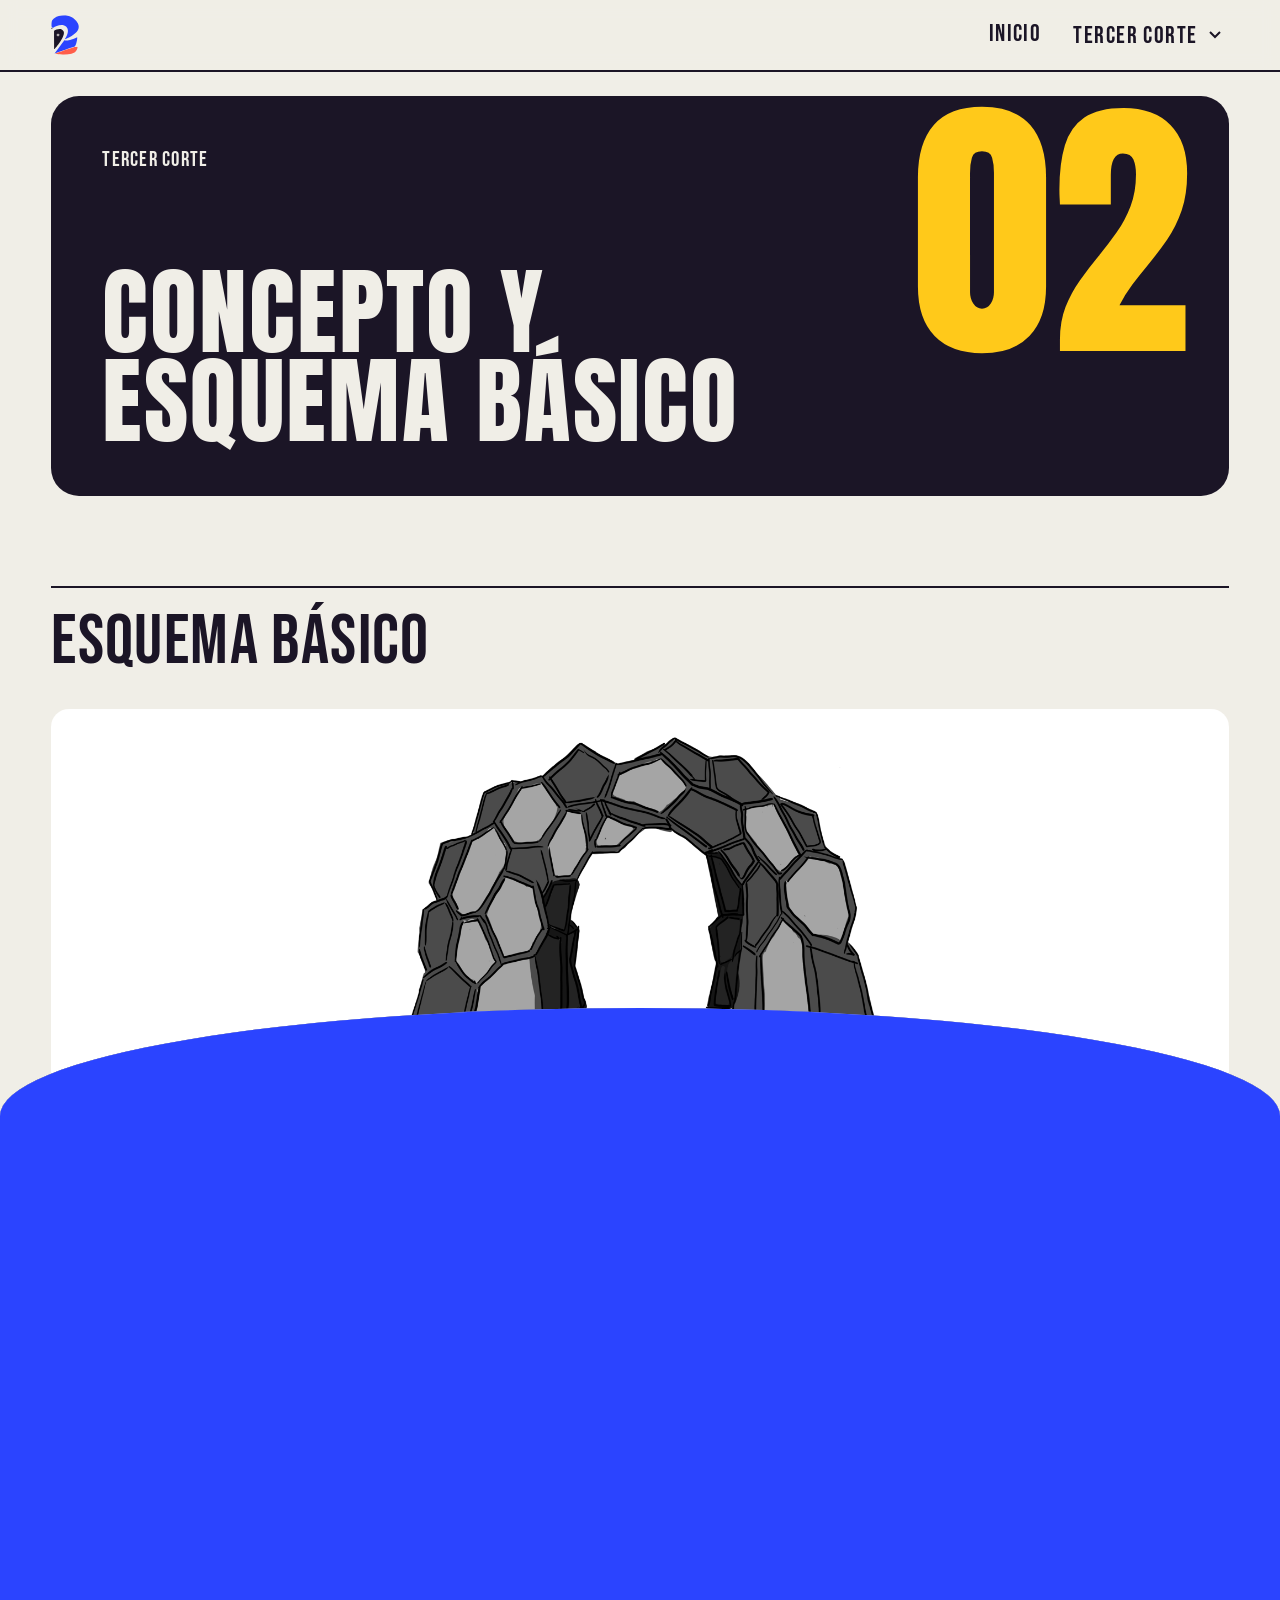
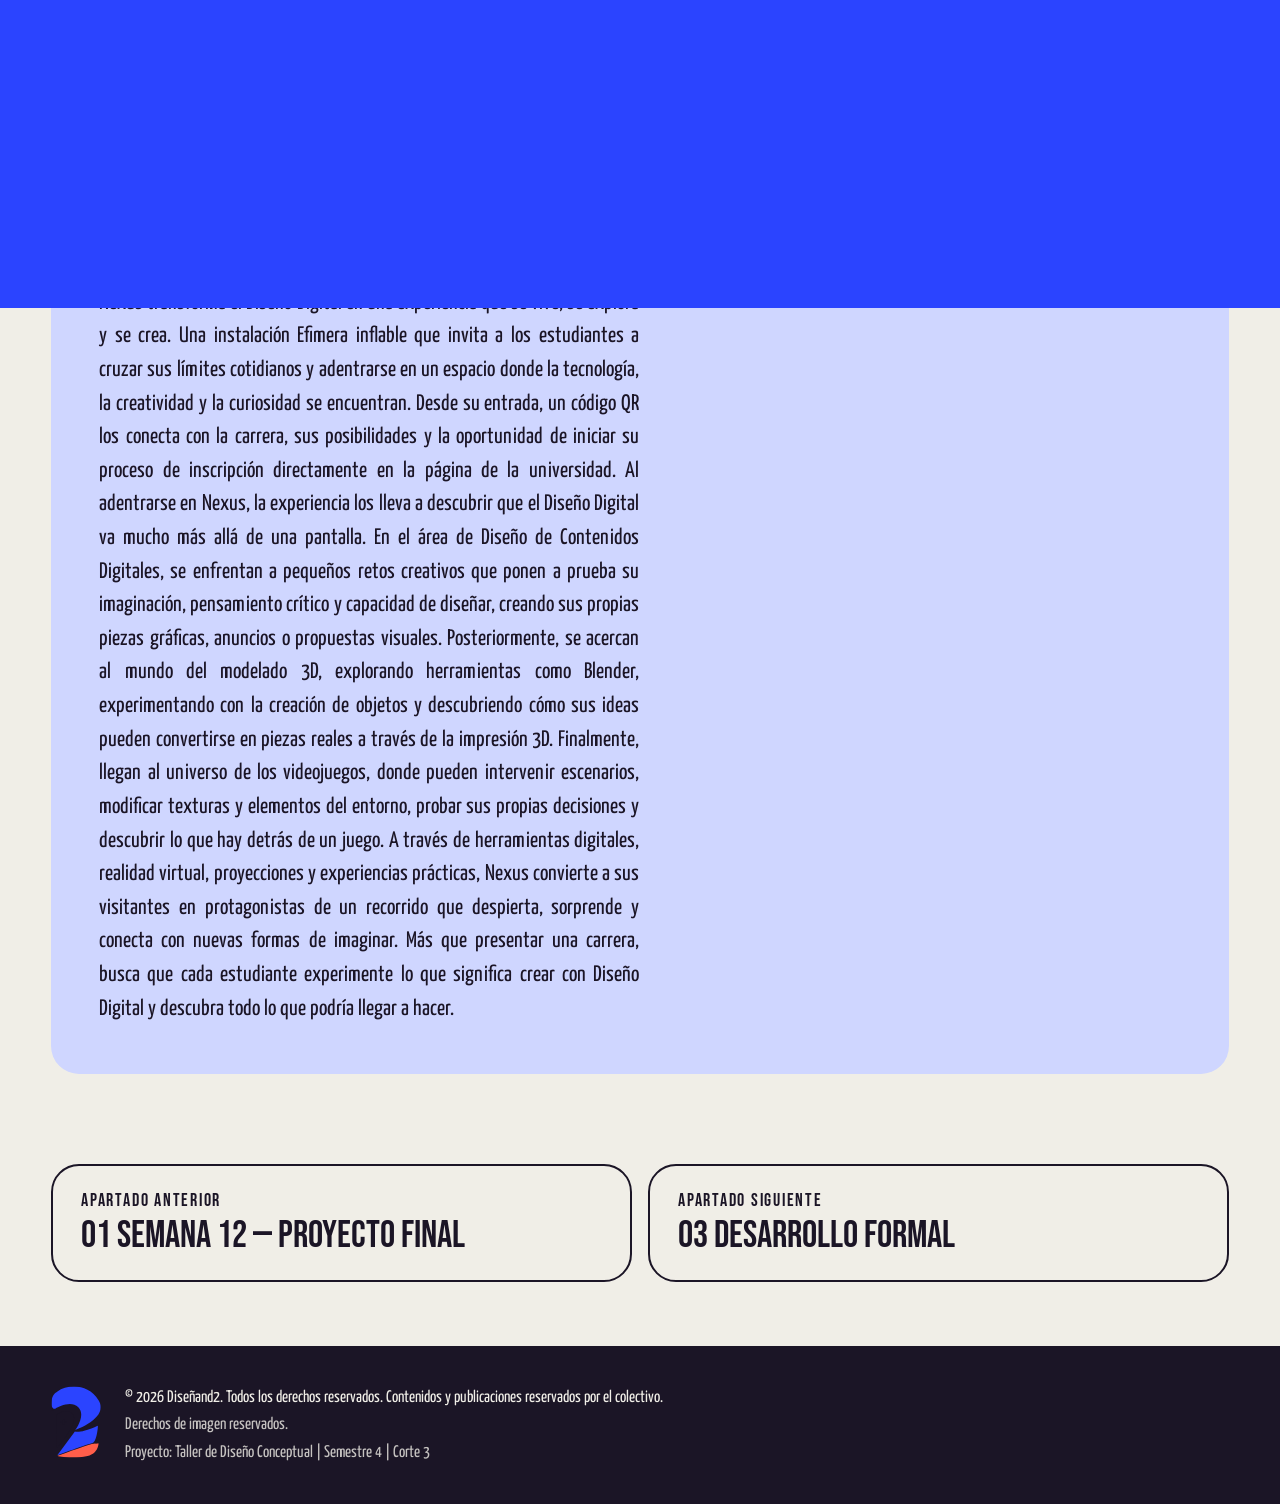
<file: paginas/concepto-esquema.html>
<!DOCTYPE html>
<html lang="es">
<head>
<meta charset="utf-8"><meta name="viewport" content="width=device-width,initial-scale=1">
<title>Concepto y Esquema Básico · Diseñand2</title>
<script>document.documentElement.classList.add('js')</script>
<link rel="stylesheet" href="../css/styles.css"><link rel="stylesheet" href="../css/components.css">
<link rel="stylesheet" href="../css/animations.css"><link rel="stylesheet" href="../css/responsive.css"><link rel="stylesheet" href="../css/pages.css"><link rel="stylesheet" href="../css/media.css">
</head>
<body data-root="../" data-page="concepto">
<div id="site-header"></div>
<main id="contenido" class="page">
  <header class="wrap"><div class="phero solo" style="--hero-bg:var(--violet);--hero-fg:var(--bg);--hero-acc:var(--yellow)">
    <a class="back-link" href="../tercer-corte.html">Tercer corte</a>
    <span class="phero-num" aria-hidden="true">02</span>
    <div><h1 class="rise">Concepto y<br>Esquema Básico</h1></div>
    
  </div></header>
  <section class="wrap psec" id="esquema-basico">
<div class="sec-head reveal"><h2>Esquema básico</h2><span class="tag"></span></div><figure class="fig reveal " data-gallery="esquema"><img src="../assets/images/esquema-basico.png" alt="Esquema básico de la propuesta: vista frontal del arco de piezas poligonales y planta con flechas de acceso" loading="lazy" decoding="async" style="width:100%;aspect-ratio:4/3;object-fit:contain;background:#fff;border-radius:var(--r-m)"><figcaption>Esquema básico de la propuesta</figcaption></figure>
  </section>
  <section class="wrap psec" id="concepto">
<div class="sec-head reveal"><h2>Concepto</h2><span class="tag"></span></div><div class="panel soft-b reveal"><div class="prose"><p>Nexus transforma el Diseño Digital en una experiencia que se vive, se explora y se crea. Una instalación Efimera inflable que invita a los estudiantes a cruzar sus límites cotidianos y adentrarse en un espacio donde la tecnología, la creatividad y la curiosidad se encuentran. Desde su entrada, un código QR los conecta con la carrera, sus posibilidades y la oportunidad de iniciar su proceso de inscripción directamente en la página de la universidad.
Al adentrarse en Nexus, la experiencia los lleva a descubrir que el Diseño Digital va mucho más allá de una pantalla. En el área de Diseño de Contenidos Digitales, se enfrentan a pequeños retos creativos que ponen a prueba su imaginación, pensamiento crítico y capacidad de diseñar, creando sus propias piezas gráficas, anuncios o propuestas visuales. Posteriormente, se acercan al mundo del modelado 3D, explorando herramientas como Blender, experimentando con la creación de objetos y descubriendo cómo sus ideas pueden convertirse en piezas reales a través de la impresión 3D. Finalmente, llegan al universo de los videojuegos, donde pueden intervenir escenarios, modificar texturas y elementos del entorno, probar sus propias decisiones y descubrir lo que hay detrás de un juego.
A través de herramientas digitales, realidad virtual, proyecciones y experiencias prácticas, Nexus convierte a sus visitantes en protagonistas de un recorrido que despierta, sorprende y conecta con nuevas formas de imaginar. Más que presentar una carrera, busca que cada estudiante experimente lo que significa crear con Diseño Digital y descubra todo lo que podría llegar a hacer.</div></div>
  </section>

  <div class="wrap"><nav id="pager" class="pager" aria-label="Otros apartados"></nav></div>
</main>
<div id="site-footer"></div>
<script src="../js/config.js"></script><script src="../js/navigation.js"></script><script src="../js/interactions.js"></script><script src="../js/main.js"></script><script src="../js/gallery.js"></script><script src="../js/media.js"></script>
</body>
</html>
</file>
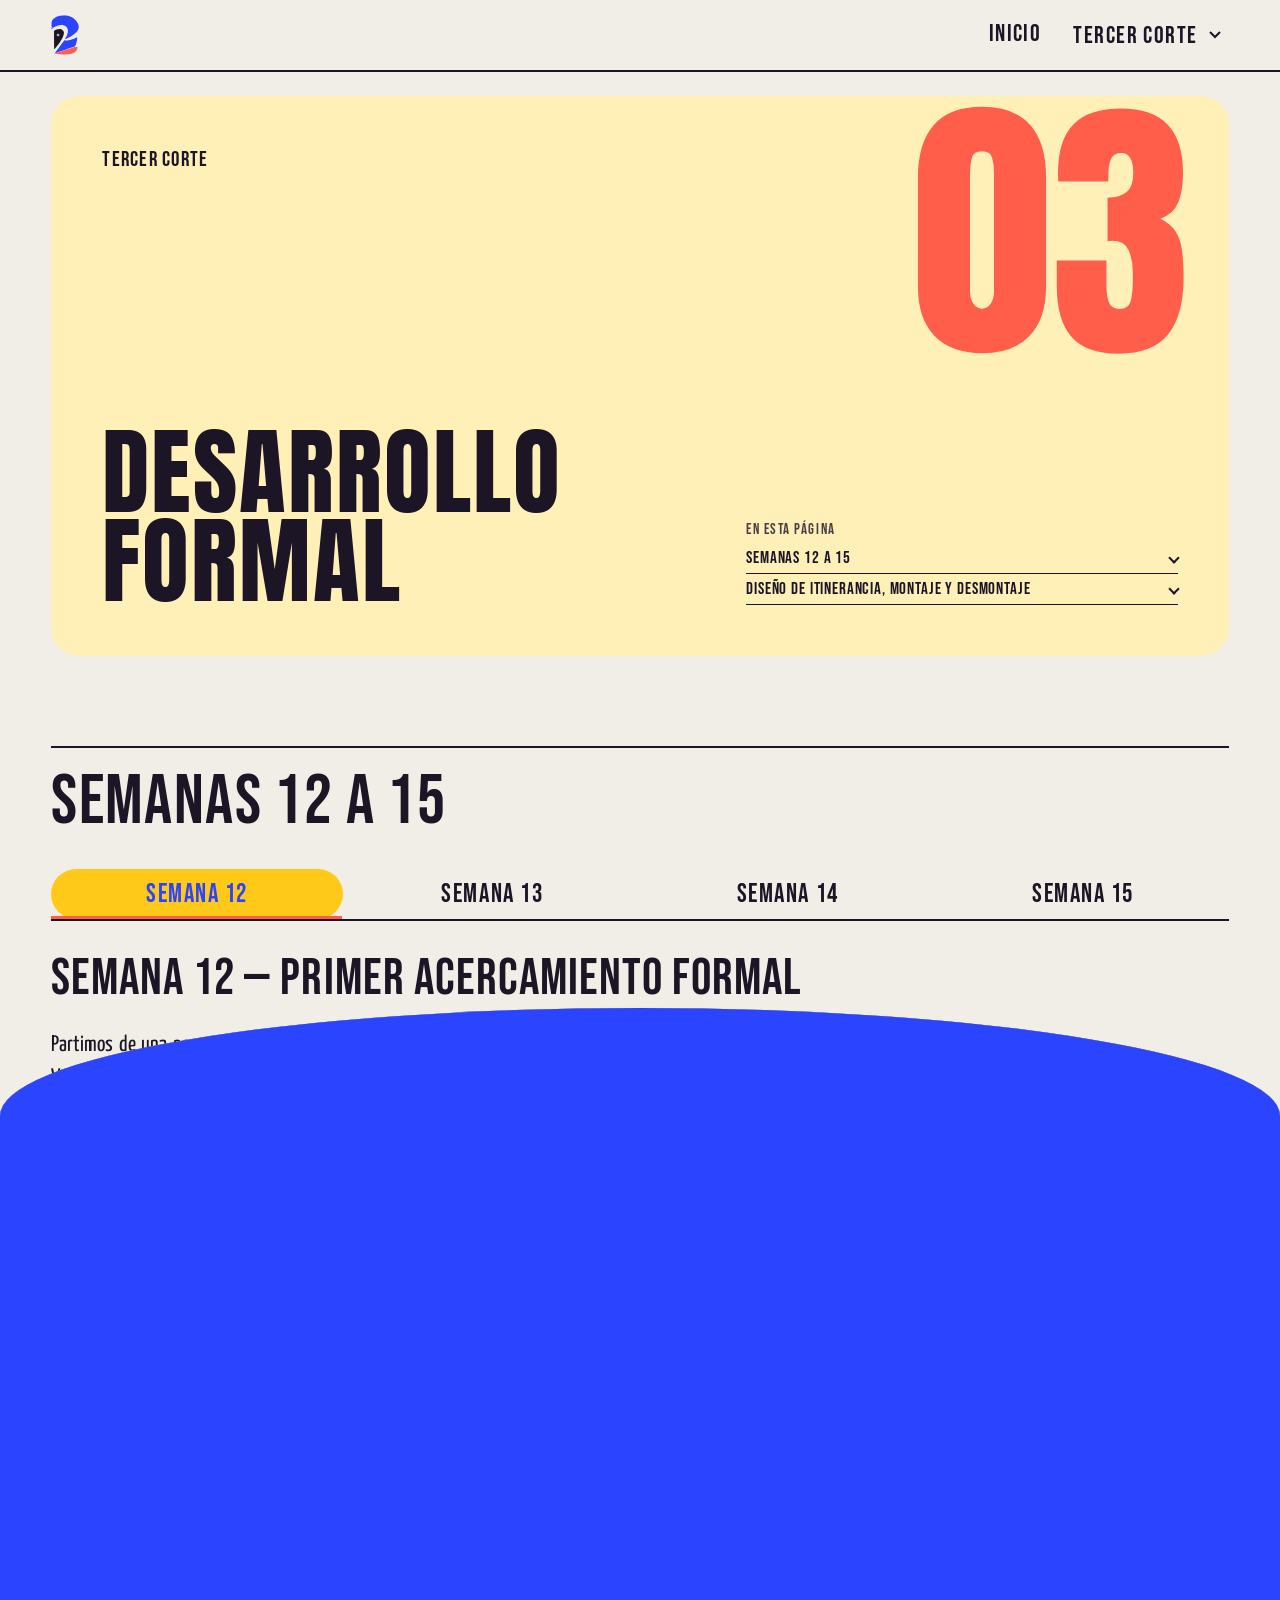
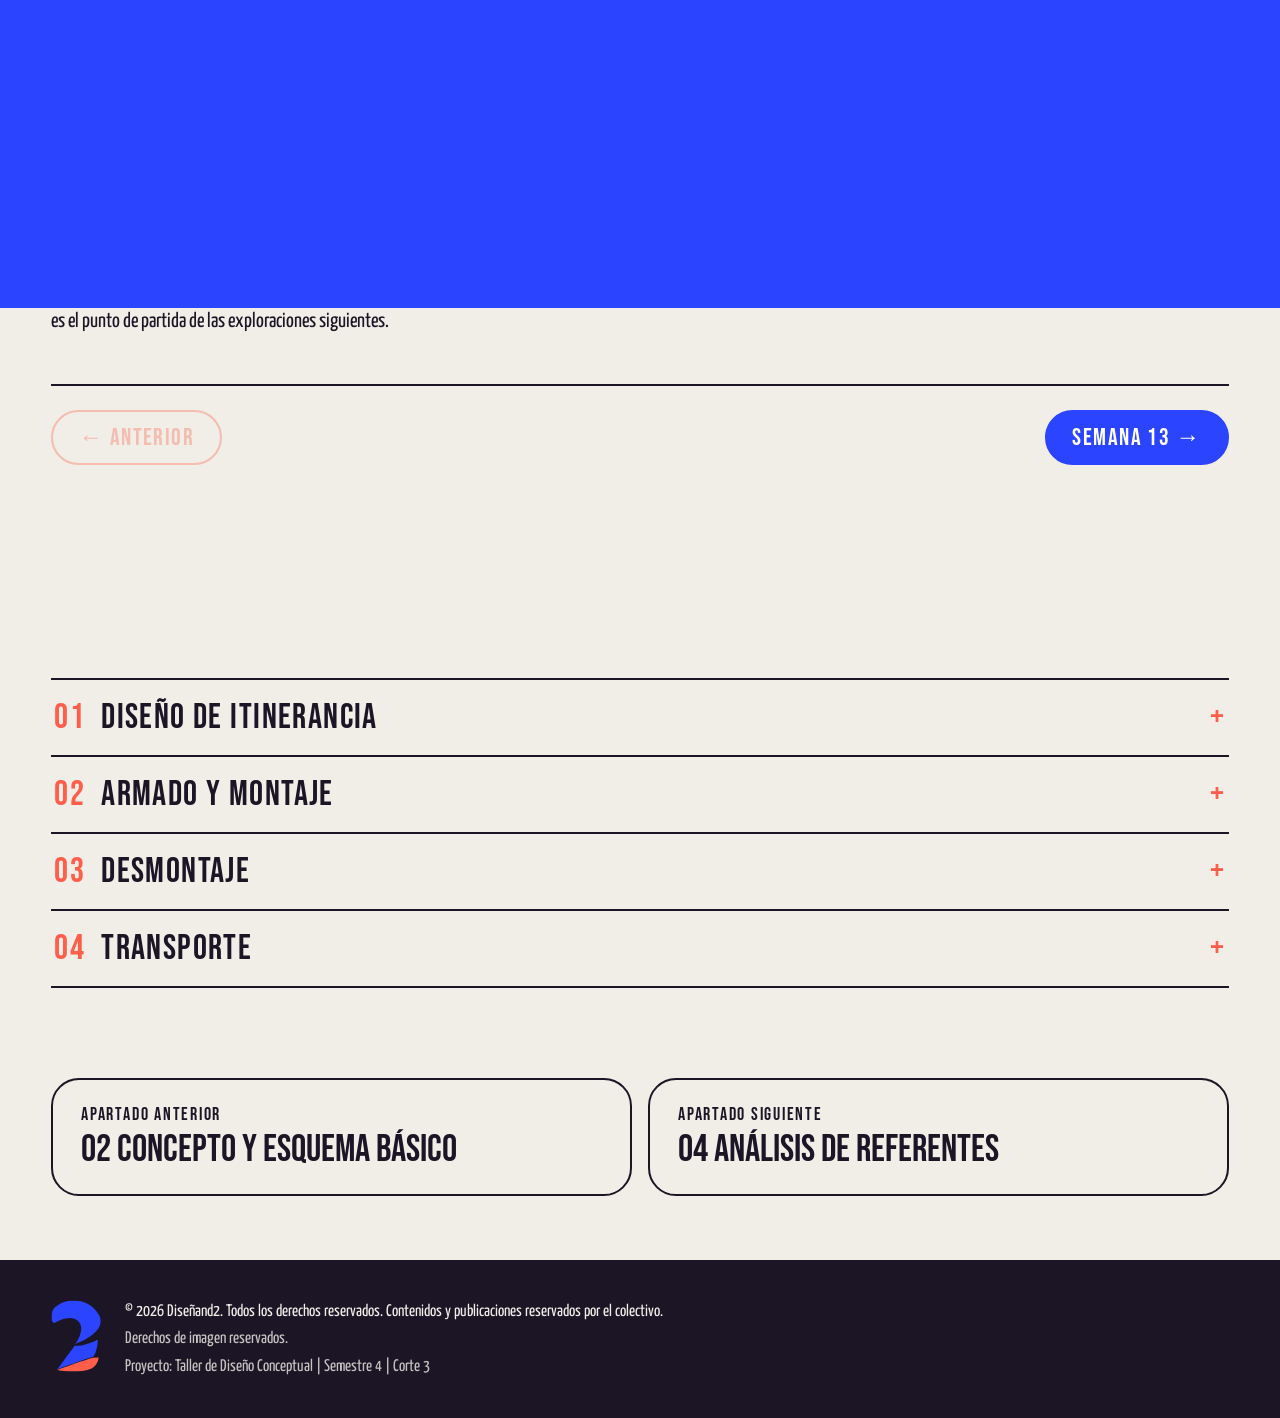
<file: paginas/desarrollo-formal.html>
<!DOCTYPE html>
<html lang="es">
<head>
<meta charset="utf-8"><meta name="viewport" content="width=device-width,initial-scale=1">
<title>Desarrollo Formal · Diseñand2</title>
<script>document.documentElement.classList.add('js')</script>
<link rel="stylesheet" href="../css/styles.css"><link rel="stylesheet" href="../css/components.css">
<link rel="stylesheet" href="../css/animations.css"><link rel="stylesheet" href="../css/responsive.css"><link rel="stylesheet" href="../css/pages.css"><link rel="stylesheet" href="../css/media.css"><link rel="stylesheet" href="../css/formal.css"><link rel="stylesheet" href="../css/carousel.css">
</head>
<body data-root="../" data-page="desarrollo">
<div id="site-header"></div>
<main id="contenido" class="page">
  <header class="wrap"><div class="phero" style="--hero-bg:var(--yellow-soft);--hero-fg:var(--violet);--hero-acc:var(--coral)">
    <a class="back-link" href="../tercer-corte.html">Tercer corte</a>
    <span class="phero-num" aria-hidden="true">03</span>
    <div><h1 class="rise">Desarrollo<br>Formal</h1></div>
    <nav aria-label="En esta página"><p class="toc-label">En esta página</p><ol class="toc" data-auto></ol></nav>
  </div></header>
  <section class="wrap psec" id="semanas" data-toc="Semanas 12 a 15"><div class="sec-head reveal"><h2>Semanas 12 a 15</h2></div>
<div class="tabs" role="tablist" aria-label="Semanas del desarrollo formal"><button type="button" role="tab" class="tab" id="tab-12" aria-controls="semana-12" aria-selected="false" tabindex="-1">Semana 12</button><button type="button" role="tab" class="tab" id="tab-13" aria-controls="semana-13" aria-selected="false" tabindex="-1">Semana 13</button><button type="button" role="tab" class="tab" id="tab-14" aria-controls="semana-14" aria-selected="false" tabindex="-1">Semana 14</button><button type="button" role="tab" class="tab" id="tab-15" aria-controls="semana-15" aria-selected="false" tabindex="-1">Semana 15</button><span class="tab-ind" aria-hidden="true"></span></div>
<div role="tabpanel" class="tabpanel" id="semana-12" aria-labelledby="tab-12" hidden><h2 class="tp-title">Semana 12 — Primer acercamiento formal</h2><div class="prose reveal"><p>Partimos de una propuesta sencilla y dinámica, inspirada en el diagrama de Voronoi, explorando formas orgánicas e irregulares que se alejaran de las geometrías convencionales. Sin embargo, esta primera aproximación todavía reflejaba nuestras limitaciones conceptuales y el conocimiento inicial sobre el desarrollo estructural del proyecto.</p></div><div class="fig-pair2 reveal"><figure class="fig " data-gallery="sem12"><img src="../assets/images/desarrollo-formal-semana-12-a.svg" alt="Esquema básico de la semana 12, boceto 1" loading="lazy" decoding="async" style="width:100%;aspect-ratio:1/1;object-fit:contain;background:#fff;border-radius:var(--r-m)"></figure><figure class="fig " data-gallery="sem12"><img src="../assets/images/desarrollo-formal-semana-12-b.svg" alt="Esquema básico de la semana 12, boceto 2" loading="lazy" decoding="async" style="width:100%;aspect-ratio:1/1;object-fit:contain;background:#fff;border-radius:var(--r-m)"></figure></div><p class="fig-cap2">Esquema básico de la semana 12.</p><p class="fig-desc">Primera aproximación formal: dos bocetos de formas orgánicas e irregulares derivadas del diagrama de Voronoi. Refleja el conocimiento conceptual y estructural que teníamos al comenzar y es el punto de partida de las exploraciones siguientes.</p></div><div role="tabpanel" class="tabpanel" id="semana-13" aria-labelledby="tab-13" hidden><h2 class="tp-title">Semana 13 — Exploración y evolución formal</h2><div class="cols2"><div class="col reveal"><figure class="fig" data-gallery="sem13"><img src="../assets/images/desarrollo-formal-semana-13-a.png" alt="Propuesta visual 1: instalación con forma de mouse" loading="lazy" decoding="async" style="width:100%;height:auto;background:#fff;display:block"><figcaption>Desarrollo formal semana 13.</figcaption></figure><p class="fig-desc">Después del análisis de referentes y la investigación de estructuras plegables, desplegables e inflables, comenzamos a desarrollar propuestas más elaboradas, explorando nuevas posibilidades de configuración, volumen y transformación espacial.</p></div><div class="col reveal"><figure class="fig" data-gallery="sem13"><img src="../assets/images/desarrollo-formal-semana-13-b.png" alt="Propuesta visual 2: volumen curvo con lápiz óptico y NEXUS" loading="lazy" decoding="async" style="width:100%;height:auto;background:#fff;display:block"><figcaption>Desarrollo formal semana 13.1.</figcaption></figure><p class="fig-desc">Paralelamente, exploramos representaciones formales inspiradas en artefactos del Diseño Digital, como el mouse, el lápiz digital y la tableta gráfica, buscando integrar elementos reconocibles de la disciplina dentro de una propuesta arquitectónica con mayor identidad conceptual.</p></div></div><div class="cols2"><div class="col reveal"><figure class="fig" data-gallery="sem13b"><img src="../assets/images/desarrollo-formal/PROPUESTA%20ACTIVIDAD%20MODELADO%203D.png" alt="Propuesta de actividad de modelado 3D en el interior de la instalación" loading="lazy" decoding="async" style="width:100%;height:auto;background:#fff;display:block"><figcaption>Propuesta actividad modelado 3D.</figcaption></figure><p class="fig-desc">Propuesta de la estación de modelado 3D, identificada con el número 03 y el lema «Dale forma a tu imaginación». Un visitante trabaja sobre una pantalla interactiva en un modelo tridimensional mientras otra persona orienta la actividad, y junto a ellos se ubica una impresora 3D que permite materializar los diseños. Plantea el acercamiento a la creación y la fabricación digital.</p></div><div class="col reveal"><figure class="fig" data-gallery="sem13b"><img src="../assets/images/desarrollo-formal/PROPUESTA%20ACTIVIDAD%20CONTENIDOS%20DIGITALES.png" alt="Propuesta de actividad de contenidos digitales en el interior de la instalación" loading="lazy" decoding="async" style="width:100%;height:auto;background:#fff;display:block"><figcaption>Propuesta actividad contenidos digitales.</figcaption></figure><p class="fig-desc">Propuesta de la estación de diseño de contenidos digitales, identificada con el número 02. Un visitante interactúa con una pantalla táctil que reúne herramientas de composición de imagen y texto, frente a una superficie de proyección y con asientos alrededor. Propone una experiencia para explorar la creatividad y la resolución de problemas mediante recursos digitales.</p></div></div>
  </div><div role="tabpanel" class="tabpanel" id="semana-14" aria-labelledby="tab-14" hidden><h2 class="tp-title">Semana 14 — Propuesta final</h2><div class="stack14"><div class="entry entry-wide reveal"><figure class="fig" data-gallery="sem14"><img src="../assets/images/desarrollo-formal/BOCETO%20PROPUESTA%20FINAL.png" alt="Boceto de la propuesta final: instalación con forma de mouse" loading="lazy" decoding="async" style="width:100%;height:auto;background:#fff;display:block"><figcaption>Boceto propuesta final.</figcaption></figure><p class="fig-desc">Esta imagen representa la consolidación de la idea espacial y de la organización general de la experiencia. A partir de los planteamientos desarrollados en las semanas anteriores, el boceto define la forma de mouse de la instalación y el acceso por su costado, y fija la base sobre la cual se construyó el recorrido final.</p></div><div class="entry entry-wide reveal"><figure class="fig" data-gallery="sem14"><img src="../assets/images/desarrollo-formal/PROPUESTA%20FINAL%20RECORRIDO.png" alt="Planta del recorrido completo de la propuesta final" loading="lazy" decoding="async" style="width:100%;height:auto;background:#fff;display:block"><figcaption>Propuesta final de recorrido.</figcaption></figure><p class="fig-desc">Muestra el recorrido completo, con la distribución espacial y la secuencia de las estaciones que conforman la experiencia. El visitante entra por el acceso y avanza de un espacio al siguiente: cada estación se ubica de modo que lo conduce de manera natural hacia la próxima, sin interrupciones, hasta completar el circuito dentro de la instalación.</p></div><div class="entry entry-wide reveal"><figure class="fig" data-gallery="sem14"><img src="../assets/images/desarrollo-formal/PROPUESTA%20FINAL%20RECORRIDO%20CON%20COLOR.png" alt="Recorrido completo de la propuesta final con color" loading="lazy" decoding="async" style="width:100%;height:auto;background:#fff;display:block"><figcaption>Propuesta final de recorrido con color.</figcaption></figure><p class="fig-desc"><span class="d-lead">El recorrido se vive como una experiencia continua en la que cada espacio conduce al siguiente y permite descubrir un campo de acción distinto del diseño.</span><span class="d-step"><strong>Entrada y escalera de códigos QR.</strong> El recorrido comienza en un espacio de acceso con una escalera de códigos QR. Estos permiten consultar información sobre los campos de acción de la carrera y sus posibilidades profesionales, y ofrecen acceso directo a la plataforma de la universidad, donde los interesados pueden continuar con su inscripción.</span><span class="d-step"><strong>Estación de contenidos digitales.</strong> Luego los visitantes llegan a un espacio interactivo donde ponen a prueba su diseño, creatividad, pensamiento crítico y resolución de problemas mediante el desarrollo de contenidos digitales.</span><span class="d-step"><strong>Estación de modelado 3D.</strong> En esta etapa se acercan a herramientas de modelado y renderizado tridimensional, como Blender, y comprenden cómo estos procesos se materializan con la impresión 3D, con la posibilidad de obtener un elemento físico producido en una impresora 3D.</span><span class="d-step"><strong>Espacio de elaboración de videojuegos.</strong> Finalmente, el recorrido conduce a un espacio dedicado a la creación de videojuegos, donde los visitantes se aproximan a esta área y conocen sus posibilidades creativas e interactivas.</span></p></div></div></div><div role="tabpanel" class="tabpanel" id="semana-15" aria-labelledby="tab-15" hidden><h2 class="tp-title">Semana 15 — Propuesta final de la instalación</h2><div class="stack14"><div class="entry entry-wide reveal"><figure class="cmp-fig"><div class="cmp" data-cmp style="--pos:50%"><img class="cmp-img cmp-after" src="../assets/images/desarrollo-formal/VISTA%20FRONTAL%20DE%20LA%20INSTALACION.png" alt="Vista frontal de la instalación, propuesta final a color" loading="lazy" decoding="async" draggable="false"><img class="cmp-img cmp-before" src="../assets/images/desarrollo-formal/BOCETO%20PROPUESTA%20FINAL.png" alt="Boceto en línea de la propuesta final" loading="lazy" decoding="async" draggable="false"><span class="cmp-tag cmp-tag-l" aria-hidden="true">Boceto</span><span class="cmp-tag cmp-tag-r" aria-hidden="true">Propuesta final</span><div class="cmp-handle" role="slider" tabindex="0" aria-label="Comparar boceto y propuesta final" aria-valuemin="0" aria-valuemax="100" aria-valuenow="50" aria-valuetext="50 % boceto visible"><span class="cmp-knob" aria-hidden="true">‹ ›</span></div></div><figcaption>Vista frontal de la instalación: del boceto a la propuesta final.</figcaption></figure><p class="fig-desc">Desliza el control horizontal para pasar del boceto original a la propuesta final a color. La vista frontal muestra la composición general de la instalación: un volumen continuo y curvo con forma de mouse, con la rueda de desplazamiento en la parte superior, los botones laterales iluminados en violeta y, hacia un extremo, el arco de acceso con la pantalla que lleva el nombre NEXUS. El contraste con el boceto permite ver cómo el trazo inicial se transformó en una pieza con volumen, materialidad, luz e identidad visual.</p></div><div class="entry entry-wide reveal"><figure class="fig" data-gallery="sem15"><img src="../assets/images/desarrollo-formal/VISTA%20TRASERA%20DE%20LA%20INSTALACION.png" alt="Vista trasera de la instalación con el acceso abierto" loading="lazy" decoding="async" style="width:100%;height:auto;background:#fff;display:block"><figcaption>Vista trasera de la instalación.</figcaption></figure><p class="fig-desc">La perspectiva posterior deja ver el acceso abierto, con su interior iluminado y la pantalla NEXUS al fondo, junto con la rueda superior y los botones laterales que se mantienen como elementos de la estructura. Esta cara se relaciona con la vista frontal por la continuidad de la forma, los acabados y el color, y muestra cómo se entra a la instalación.</p></div><div class="entry entry-wide reveal"><figure class="fig" data-gallery="sem15"><img src="../assets/images/desarrollo-formal/PROPUESTA%20FINAL%20ILUSTRADA.png" alt="Propuesta final ilustrada de la instalación en un espacio exterior" loading="lazy" decoding="async" style="width:100%;height:auto;background:#fff;display:block"><figcaption>Propuesta final ilustrada.</figcaption></figure><p class="fig-desc">Representación ilustrada del resultado integral del diseño, ubicado en un espacio abierto frente a un grupo de visitantes. Permite apreciar su escala y su presencia en el entorno, y reúne la identidad visual (forma de mouse, tonos oscuros con acentos violeta y el nombre NEXUS), la distribución del acceso y la relación entre sus componentes como una sola pieza.</p></div></div></div>
<nav class="wk-nav" aria-label="Semana anterior y siguiente"><button type="button" class="btn-sec" data-wk="-1"></button><button type="button" class="btn-pri" data-wk="1"></button></nav></section><section class="wrap psec" id="itinerancia" data-toc="Diseño de itinerancia, montaje y desmontaje"><div class="sec-head reveal"><h2>Diseño de itinerancia, montaje y desmontaje</h2></div>
<div class="dd" data-dd><div class="dd-item"><h3 class="dd-h"><button type="button" class="dd-btn" id="dd-b1" aria-expanded="false" aria-controls="dd-p1"><span class="dd-n">01</span><span class="dd-t">Diseño de itinerancia</span><span class="dd-i" aria-hidden="true">+</span></button></h3><div class="dd-panel" id="dd-p1" role="region" aria-labelledby="dd-b1" hidden><div class="prose"><p>La instalación fue concebida para viajar. Su propósito es llegar a diferentes espacios educativos para acercar la carrera de Diseño Digital a los estudiantes de grado 11, por lo que el diseño no podía pensarse únicamente como un objeto para ser observado, sino también como un sistema que pudiera trasladarse, instalarse y guardarse con facilidad.</p><p>Esta condición se resuelve a partir de dos estados: una configuración plegada, compacta y pensada para el transporte, y una configuración desplegada, en la que la propuesta adopta su forma completa y se habilita el recorrido interior. La relación entre ambos estados permite adaptar la instalación a distintos lugares y simplificar tanto su instalación como su almacenamiento.</p></div><div class="cr reveal" id="carrusel-recorrido" data-carousel role="region" aria-roledescription="carrusel" aria-label="Etapas del recorrido interior"><h3 class="visually-hidden sr-only">Etapas del recorrido interior</h3><div class="cr-vp"><ol class="cr-track" style="list-style:none;margin:0;padding:0"><li class="cr-slide" role="group" aria-roledescription="diapositiva" aria-label="1 de 4"><figure class="cr-fig"><img class="cr-img" src="../assets/images/desarrollo-formal/PRIMERA%20ETAPA.png" alt="Primera etapa del recorrido: aproximación e ingreso" loading="eager" decoding="async"><div class="cr-miss" role="img" aria-label="Imagen pendiente: PRIMERA ETAPA.png"><strong>Imagen pendiente</strong><small>PRIMERA ETAPA.png</small></div></figure><p class="cr-kicker">Etapa 1 de 4</p><h4 class="cr-cap">Primera etapa del recorrido: aproximación e ingreso.</h4><p class="cr-desc">En esta primera etapa, los visitantes se aproximan al espacio de la instalación y encuentran un punto de acceso que introduce la experiencia. Se identifica un recurso gráfico interactivo mediante un código QR, que funciona como elemento de orientación y acercamiento inicial al contenido. Esta etapa permite iniciar el recorrido y reconocer la dinámica de participación dentro de la propuesta.</p></li><li class="cr-slide" role="group" aria-roledescription="diapositiva" aria-label="2 de 4"><figure class="cr-fig"><img class="cr-img" src="../assets/images/desarrollo-formal/SEGUNDA%20ETAPA.png" alt="Segunda etapa del recorrido: exploración de contenidos digitales" loading="lazy" decoding="async"><div class="cr-miss" role="img" aria-label="Imagen pendiente: SEGUNDA ETAPA.png"><strong>Imagen pendiente</strong><small>SEGUNDA ETAPA.png</small></div></figure><p class="cr-kicker">Etapa 2 de 4</p><h4 class="cr-cap">Segunda etapa del recorrido: exploración de contenidos digitales.</h4><p class="cr-desc">En esta etapa, el visitante se aproxima a una superficie de interacción destinada a la exploración de contenidos digitales. La disposición del espacio permite observar y manipular recursos visuales mediante dispositivos tecnológicos, generando un acercamiento a las herramientas y posibilidades de creación que hacen parte del Diseño Digital.</p></li><li class="cr-slide" role="group" aria-roledescription="diapositiva" aria-label="3 de 4"><figure class="cr-fig"><img class="cr-img" src="../assets/images/desarrollo-formal/TERCERA%20ETAPA.png" alt="Tercera etapa del recorrido: exploración de modelado 3D y contenidos" loading="lazy" decoding="async"><div class="cr-miss" role="img" aria-label="Imagen pendiente: TERCERA ETAPA.png"><strong>Imagen pendiente</strong><small>TERCERA ETAPA.png</small></div></figure><p class="cr-kicker">Etapa 3 de 4</p><h4 class="cr-cap">Tercera etapa del recorrido: exploración de modelado 3D y contenidos.</h4><p class="cr-desc">Esta etapa presenta diferentes posibilidades de exploración relacionadas con la creación digital. Se identifican espacios destinados al modelado tridimensional y a la consulta de contenidos, permitiendo que los visitantes reconozcan distintas áreas de aplicación del Diseño Digital. La organización espacial propone una experiencia de observación e interacción con los recursos expuestos.</p></li><li class="cr-slide" role="group" aria-roledescription="diapositiva" aria-label="4 de 4"><figure class="cr-fig"><img class="cr-img" src="../assets/images/desarrollo-formal/CUARTA%20ETAPA.png" alt="Cuarta etapa del recorrido: experiencia de videojuegos" loading="lazy" decoding="async"><div class="cr-miss" role="img" aria-label="Imagen pendiente: CUARTA ETAPA.png"><strong>Imagen pendiente</strong><small>CUARTA ETAPA.png</small></div></figure><p class="cr-kicker">Etapa 4 de 4</p><h4 class="cr-cap">Cuarta etapa del recorrido: experiencia de videojuegos.</h4><p class="cr-desc">En la última etapa se plantea un espacio de interacción enfocado en los videojuegos. La instalación incorpora una superficie de visualización y un área destinada a la participación de los visitantes, permitiendo experimentar otra de las posibilidades del Diseño Digital. Esta etapa funciona como cierre del recorrido y reúne una experiencia de carácter participativo.</p></li></ol></div><div class="cr-ctl"><button type="button" class="cr-btn cr-prev" aria-label="Diapositiva anterior">←<span> Anterior</span></button><div class="cr-pos"><span class="cr-count" aria-live="polite"></span><div class="cr-dots"></div></div><button type="button" class="cr-btn cr-next" aria-label="Diapositiva siguiente"><span>Siguiente </span>→</button></div></div></div></div><div class="dd-item"><h3 class="dd-h"><button type="button" class="dd-btn" id="dd-b2" aria-expanded="false" aria-controls="dd-p2"><span class="dd-n">02</span><span class="dd-t">Armado y montaje</span><span class="dd-i" aria-hidden="true">+</span></button></h3><div class="dd-panel" id="dd-p2" role="region" aria-labelledby="dd-b2" hidden><div class="prose"><p>Secuencia de preparación de la instalación: desde el despliegue de la estructura plegada hasta la adecuación de los equipos del interior.</p></div><div class="cr reveal" id="carrusel-armado" data-carousel role="region" aria-roledescription="carrusel" aria-label="Armado y montaje"><h3 class="visually-hidden sr-only">Armado y montaje</h3><div class="cr-vp"><ol class="cr-track" style="list-style:none;margin:0;padding:0"><li class="cr-slide" role="group" aria-roledescription="diapositiva" aria-label="1 de 4"><figure class="cr-fig"><img class="cr-img" src="../assets/images/desarrollo-formal/MOMENTO%201.png" alt="Momento 1: armado de la instalación a partir de la estructura plegada" loading="eager" decoding="async"><div class="cr-miss" role="img" aria-label="Imagen pendiente: MOMENTO 1.png"><strong>Imagen pendiente</strong><small>MOMENTO 1.png</small></div></figure><p class="cr-kicker">Momento 1 de 6</p><h4 class="cr-cap">Primera etapa — Armado.</h4><p class="cr-desc">Se inicia el proceso de armado de la instalación mediante la preparación y organización de sus componentes. En este momento se observa la manipulación de la estructura plegada y la disposición de los elementos necesarios para comenzar su despliegue. Esta etapa corresponde a la preparación inicial de la instalación antes de su configuración espacial.</p></li><li class="cr-slide" role="group" aria-roledescription="diapositiva" aria-label="2 de 4"><figure class="cr-fig"><img class="cr-img" src="../assets/images/desarrollo-formal/MOMENTO%202.png" alt="Momento 2: instalación desplegada con forma de mouse" loading="lazy" decoding="async"><div class="cr-miss" role="img" aria-label="Imagen pendiente: MOMENTO 2.png"><strong>Imagen pendiente</strong><small>MOMENTO 2.png</small></div></figure><p class="cr-kicker">Momento 2 de 6</p><h4 class="cr-cap">Segunda etapa — Armado.</h4><p class="cr-desc">Una vez preparada la estructura, se continúa con el despliegue y la conformación del volumen principal de la instalación. En este momento se presenta la forma exterior del mouse y se reconoce cómo los componentes comienzan a adquirir su configuración definitiva. Esta etapa permite visualizar el resultado del proceso inicial de armado.</p></li><li class="cr-slide" role="group" aria-roledescription="diapositiva" aria-label="3 de 4"><figure class="cr-fig"><img class="cr-img" src="../assets/images/desarrollo-formal/MOMENTO%203.jpeg" alt="Momento 3: montaje de la estación de videojuegos en el interior" loading="lazy" decoding="async"><div class="cr-miss" role="img" aria-label="Imagen pendiente: MOMENTO 3.jpeg"><strong>Imagen pendiente</strong><small>MOMENTO 3.jpeg</small></div></figure><p class="cr-kicker">Momento 3 de 6</p><h4 class="cr-cap">Tercera etapa — Montaje.</h4><p class="cr-desc">Se inicia la adecuación del espacio interior mediante la instalación y organización de los equipos y recursos tecnológicos correspondientes a las actividades. En la imagen se observa la preparación de una estación de videojuegos, con la distribución de sus dispositivos y elementos de interacción. Este momento permite reconocer el proceso de acondicionamiento de las experiencias dentro de la instalación.</p></li><li class="cr-slide" role="group" aria-roledescription="diapositiva" aria-label="4 de 4"><figure class="cr-fig"><img class="cr-img" src="../assets/images/desarrollo-formal/MOMENTO%204.jpeg" alt="Momento 4: instalación de equipos de proyección y registro" loading="lazy" decoding="async"><div class="cr-miss" role="img" aria-label="Imagen pendiente: MOMENTO 4.jpeg"><strong>Imagen pendiente</strong><small>MOMENTO 4.jpeg</small></div></figure><p class="cr-kicker">Momento 4 de 6</p><h4 class="cr-cap">Cuarta etapa — Montaje.</h4><p class="cr-desc">Se continúa con el montaje de los componentes tecnológicos y audiovisuales que complementan la experiencia interior. En este momento se observa la instalación de equipos de proyección y registro, junto con la adecuación de los elementos necesarios para su funcionamiento. Esta etapa permite completar la preparación técnica de los espacios de interacción.</p></li></ol></div><div class="cr-ctl"><button type="button" class="cr-btn cr-prev" aria-label="Diapositiva anterior">←<span> Anterior</span></button><div class="cr-pos"><span class="cr-count" aria-live="polite"></span><div class="cr-dots"></div></div><button type="button" class="cr-btn cr-next" aria-label="Diapositiva siguiente"><span>Siguiente </span>→</button></div></div></div></div><div class="dd-item"><h3 class="dd-h"><button type="button" class="dd-btn" id="dd-b3" aria-expanded="false" aria-controls="dd-p3"><span class="dd-n">03</span><span class="dd-t">Desmontaje</span><span class="dd-i" aria-hidden="true">+</span></button></h3><div class="dd-panel" id="dd-p3" role="region" aria-labelledby="dd-b3" hidden><div class="prose"><p>Una vez finalizada la experiencia, la estructura se recoge siguiendo el proceso inverso al montaje.</p></div><div class="cr cr-single reveal" role="region" aria-label="Desmontaje"><div class="cr-slide"><figure class="cr-fig"><img class="cr-img" src="../assets/images/desarrollo-formal/MOMENTO%205.png" alt="Momento 5: estructura exterior al iniciar el desmontaje" loading="lazy" decoding="async"><div class="cr-miss" role="img" aria-label="Imagen pendiente: MOMENTO 5.png"><strong>Imagen pendiente</strong><small>MOMENTO 5.png</small></div></figure><p class="cr-kicker">Momento 5 de 6</p><h4 class="cr-cap">Quinta etapa — Desmontaje.</h4><p class="cr-desc">Una vez finalizada la experiencia, se contempla el proceso de desmontaje de la instalación. La estructura se representa nuevamente en su configuración exterior, permitiendo reconocer la transición desde su disposición instalada hacia las condiciones necesarias para iniciar su desmontaje y posterior organización.</p></div></div></div></div><div class="dd-item"><h3 class="dd-h"><button type="button" class="dd-btn" id="dd-b4" aria-expanded="false" aria-controls="dd-p4"><span class="dd-n">04</span><span class="dd-t">Transporte</span><span class="dd-i" aria-hidden="true">+</span></button></h3><div class="dd-panel" id="dd-p4" role="region" aria-labelledby="dd-b4" hidden><div class="prose"><p>Los componentes se organizan y se guardan para su traslado a un nuevo espacio educativo.</p></div><div class="cr cr-single reveal" role="region" aria-label="Transporte"><div class="cr-slide"><figure class="cr-fig"><img class="cr-img" src="../assets/images/desarrollo-formal/MOMENTO%206.png" alt="Momento 6: componentes almacenados en el contenedor de transporte" loading="lazy" decoding="async"><div class="cr-miss" role="img" aria-label="Imagen pendiente: MOMENTO 6.png"><strong>Imagen pendiente</strong><small>MOMENTO 6.png</small></div></figure><p class="cr-kicker">Momento 6 de 6</p><h4 class="cr-cap">Sexta etapa — Desmontaje y transporte.</h4><p class="cr-desc">En la etapa final se realiza la organización y el almacenamiento de los componentes de la instalación dentro de un contenedor de transporte. Este procedimiento permite reunir los elementos, facilitar su manipulación y preparar la estructura para su traslado y futura utilización en otros espacios.</p></div></div></div></div></div></section>
  <div class="wrap"><nav id="pager" class="pager" aria-label="Otros apartados"></nav></div>
</main>
<div id="site-footer"></div>
<script src="../js/config.js"></script><script src="../js/navigation.js"></script><script src="../js/interactions.js"></script><script src="../js/main.js"></script><script src="../js/gallery.js"></script><script src="../js/media.js"></script><script src="../js/formal.js"></script><script src="../js/carousel.js"></script><script src="../js/despliegue.js"></script><script src="../js/comparador.js"></script>
</body>
</html>
</file>
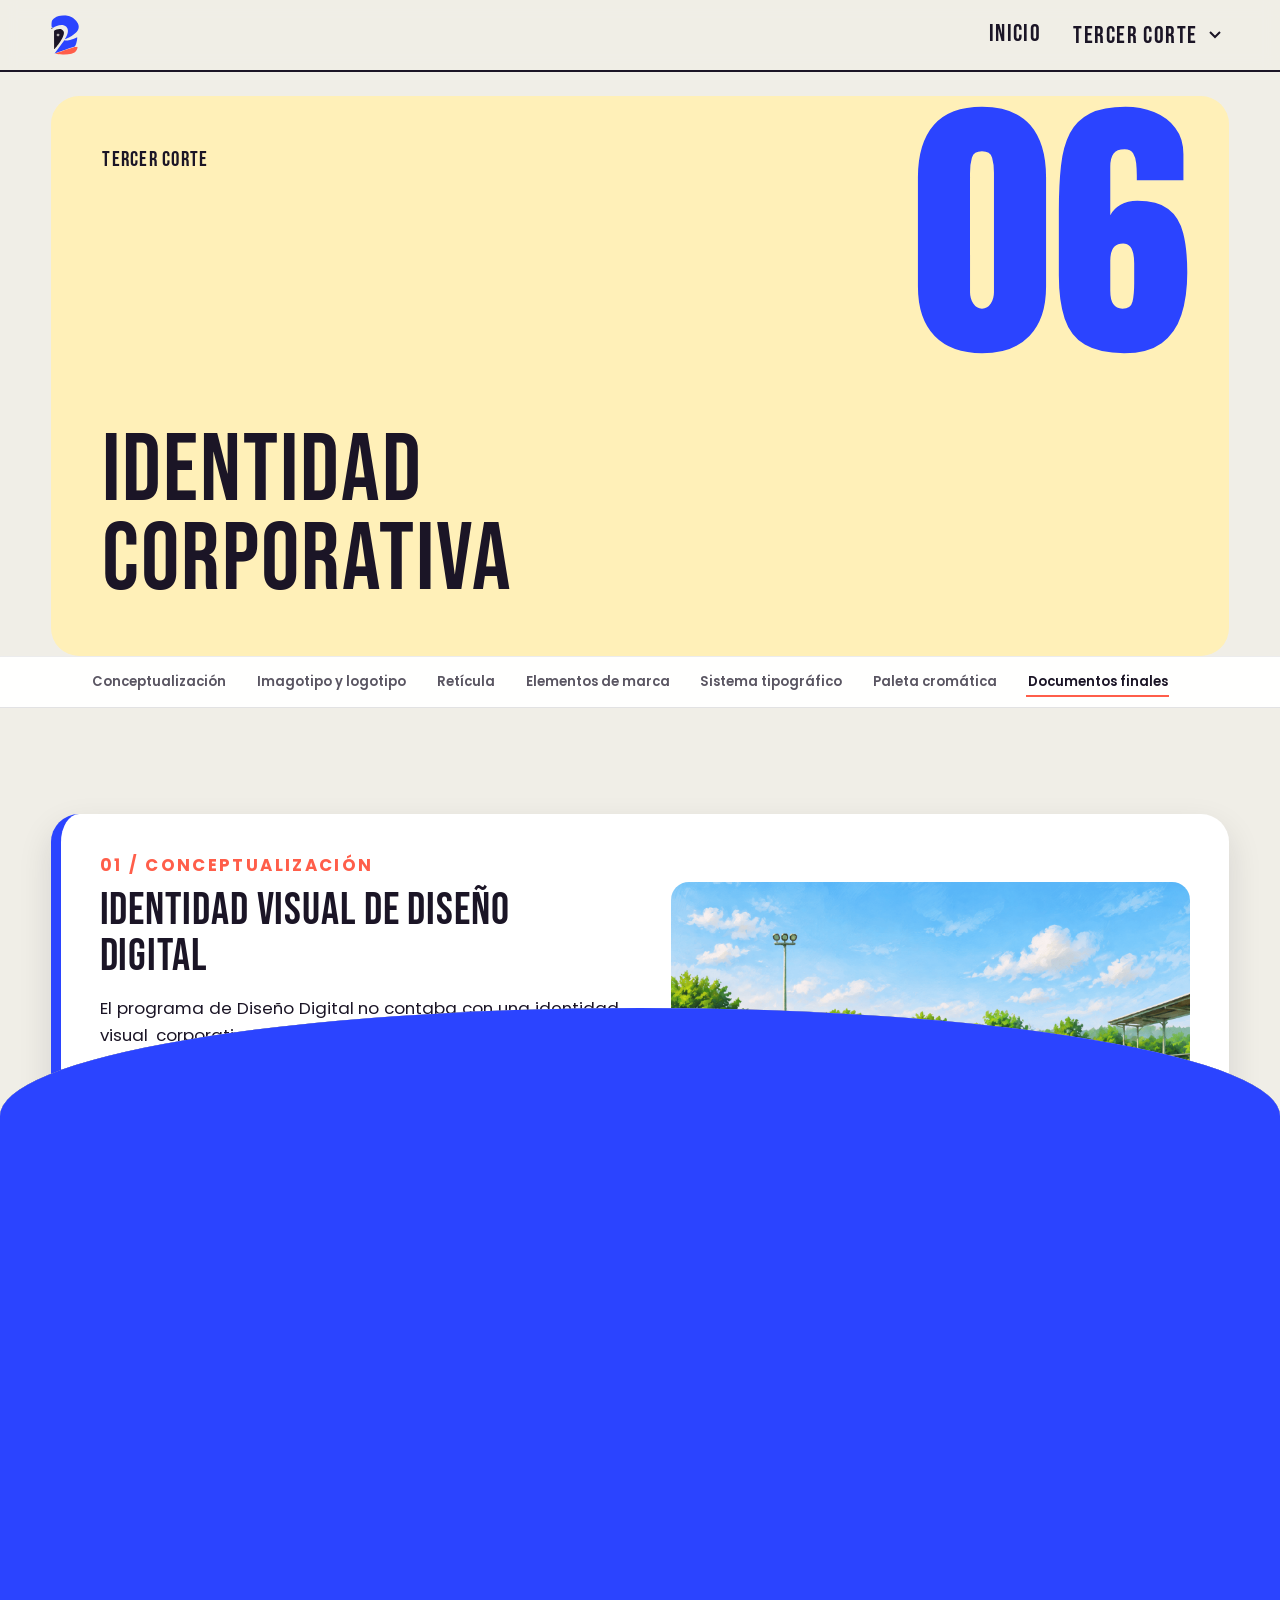
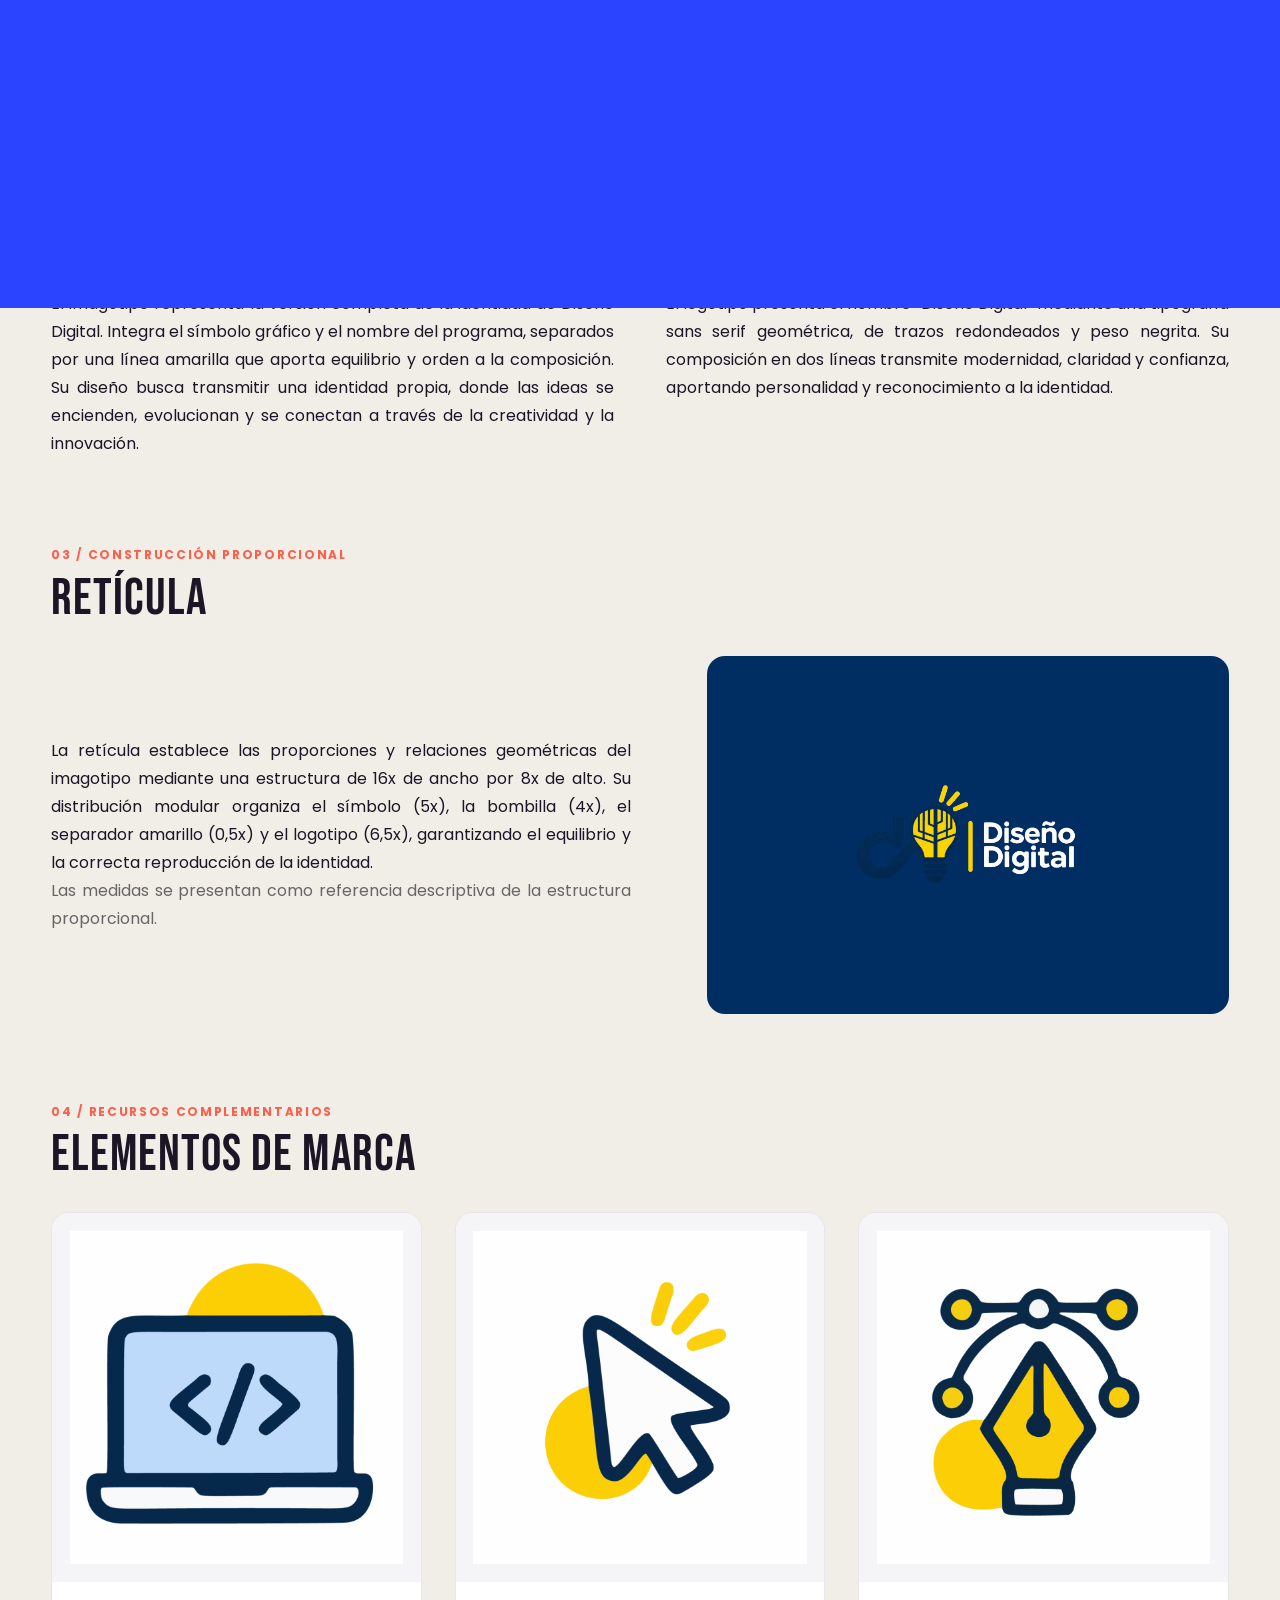
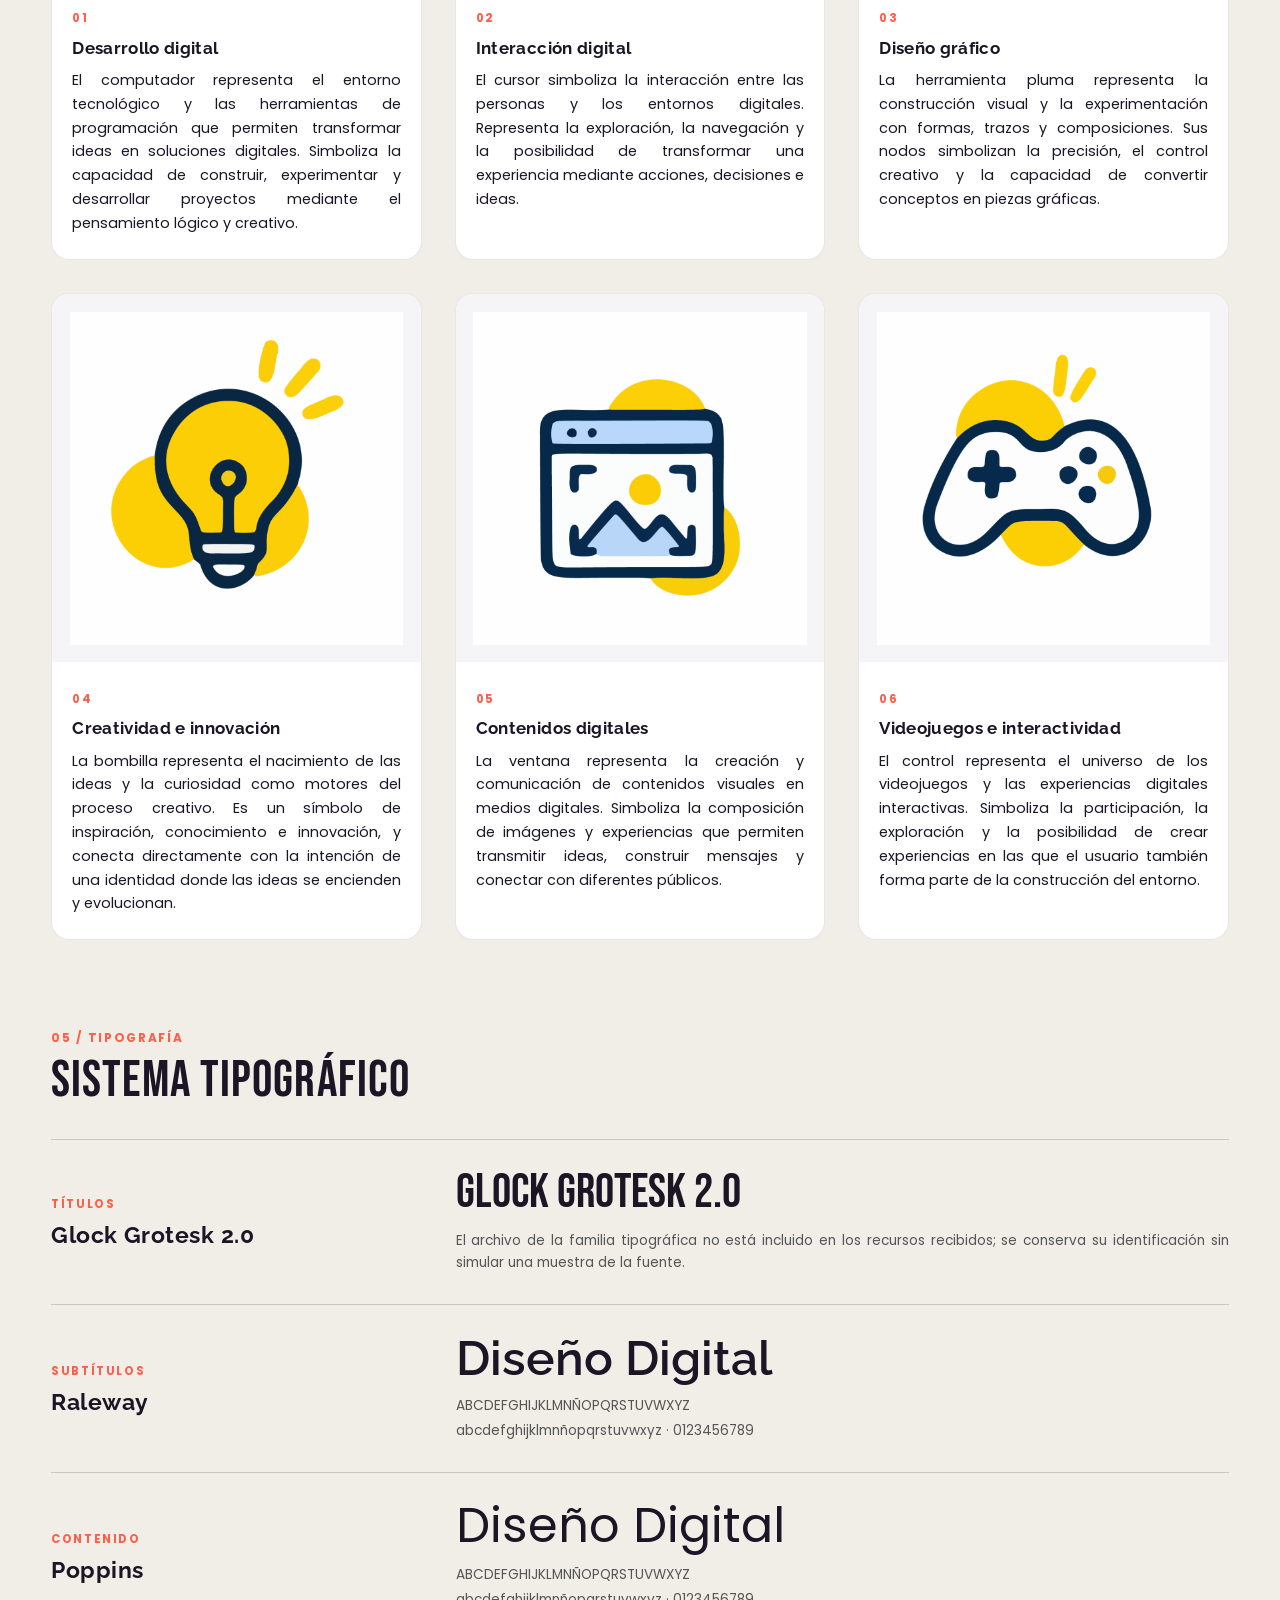
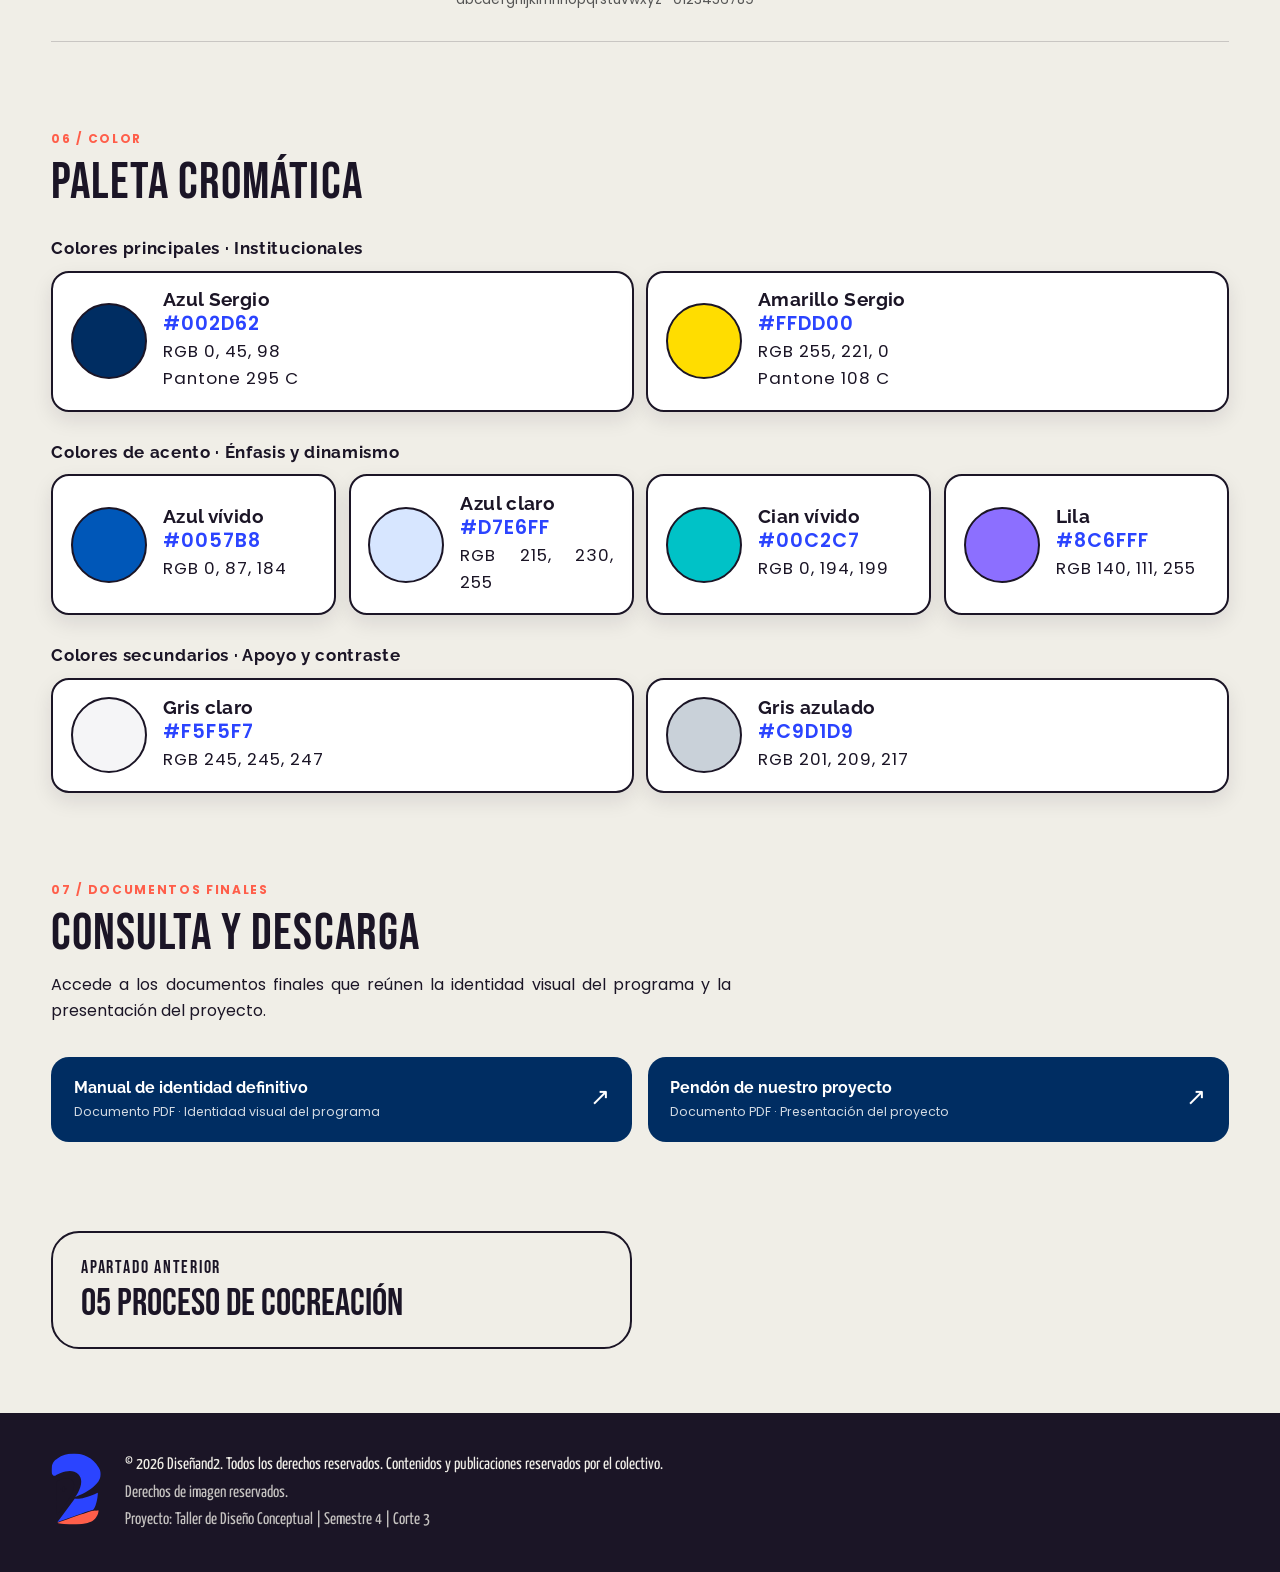
<file: paginas/identidad-visual.html>
<!DOCTYPE html>
<html lang="es">
<head>
<meta charset="utf-8"><meta name="viewport" content="width=device-width,initial-scale=1">
<title>Identidad visual · Diseñand2</title>
<script>document.documentElement.classList.add('js')</script>
<link rel="stylesheet" href="../css/styles.css"><link rel="stylesheet" href="../css/components.css">
<link rel="stylesheet" href="../css/animations.css"><link rel="stylesheet" href="../css/responsive.css"><link rel="stylesheet" href="../css/pages.css"><link rel="stylesheet" href="../css/media.css">
<link rel="preconnect" href="https://fonts.googleapis.com"><link rel="preconnect" href="https://fonts.gstatic.com" crossorigin>
<link rel="stylesheet" href="https://fonts.googleapis.com/css2?family=Poppins:wght@400;500;600;700&family=Raleway:wght@500;600;700&display=swap">
<link rel="stylesheet" href="../css/formal.css"><link rel="stylesheet" href="../css/identidad.css">
</head>
<body data-root="../" data-page="identidad">
<div id="site-header"></div>
<main id="contenido" class="page identidad-manual">
  <header class="wrap"><div class="phero" style="--hero-bg:var(--yellow-soft);--hero-fg:var(--violet);--hero-acc:var(--blue)">
    <a class="back-link" href="../tercer-corte.html">Tercer corte</a><span class="phero-num" aria-hidden="true">06</span>
    <div><h1 class="rise">Identidad<br>corporativa</h1></div></div></header>

  <nav class="id-index" aria-label="Navegación del manual de identidad">
    <div class="id-index-inner">
      <a href="#conceptualizacion" class="is-active">Conceptualización</a>
      <a href="#imagotipo-logotipo">Imagotipo y logotipo</a>
      <a href="#reticula">Retícula</a>
      <a href="#elementos-marca">Elementos de marca</a>
      <a href="#sistema-tipografico">Sistema tipográfico</a>
      <a href="#paleta-cromatica">Paleta cromática</a>
      <a href="#id-downloads">Documentos finales</a>
    </div>
  </nav>

  <!-- La composición introductoria original se conserva en dos columnas. -->
  <section class="wrap psec id-intro" id="conceptualizacion">
    <div class="id-ficha">
      <div class="id-txt reveal">
        <p class="id-overline">01 / Conceptualización</p>
        <h2>Identidad visual de Diseño Digital</h2>
        <p>El programa de Diseño Digital no contaba con una identidad visual corporativa propia que le permitiera diferenciarse y proyectar una imagen reconocible. Por ello, se desarrolló una propuesta de identidad que busca representar su esencia, personalidad y enfoque, tomando como referentes la innovación, la naturaleza, la creatividad y la experimentación.</p>
        <p>La propuesta reúne un sistema de elementos gráficos que construyen una identidad propia, capaz de comunicar la personalidad del programa y proyectar su presencia en diferentes medios y plataformas.</p>
      </div>
      <figure class="fig id-img reveal">
        <img src="../assets/images/identidad-propuesta-final-ilustrada.png" alt="Propuesta final ilustrada de la identidad visual del programa de Diseño Digital" loading="lazy" decoding="async">
      </figure>
    </div>
  </section>

  <section class="wrap psec id-section" id="imagotipo-logotipo">
    <div class="id-section-head"><p class="id-overline">02 / Identificadores visuales</p><h2>Imagotipo y logotipo</h2></div>
    <div class="id-identifiers">
      <article class="id-identifier">
        <div class="id-art id-art-light"><img src="../assets/images/identidad-imagotipo.svg" alt="Imagotipo original de Diseño Digital"></div>
        <h3>Imagotipo</h3>
        <p>El imagotipo representa la versión completa de la identidad de Diseño Digital. Integra el símbolo gráfico y el nombre del programa, separados por una línea amarilla que aporta equilibrio y orden a la composición. Su diseño busca transmitir una identidad propia, donde las ideas se encienden, evolucionan y se conectan a través de la creatividad y la innovación.</p>
      </article>
      <article class="id-identifier">
        <div class="id-art id-art-light"><img src="../assets/images/identidad-logotipo.svg" alt="Logotipo original de Diseño Digital con texto oscuro"></div>
        <h3>Logotipo</h3>
        <p>El logotipo presenta el nombre “Diseño Digital” mediante una tipografía sans serif geométrica, de trazos redondeados y peso negrita. Su composición en dos líneas transmite modernidad, claridad y confianza, aportando personalidad y reconocimiento a la identidad.</p>
      </article>
    </div>
  </section>

  <section class="wrap psec id-section" id="reticula">
    <div class="id-section-head"><p class="id-overline">03 / Construcción proporcional</p><h2>Retícula</h2></div>
    <div class="id-grid-layout">
      <div class="id-reticula-copy">
        <p>La retícula establece las proporciones y relaciones geométricas del imagotipo mediante una estructura de 16x de ancho por 8x de alto. Su distribución modular organiza el símbolo (5x), la bombilla (4x), el separador amarillo (0,5x) y el logotipo (6,5x), garantizando el equilibrio y la correcta reproducción de la identidad.</p>
        <p class="id-note">Las medidas se presentan como referencia descriptiva de la estructura proporcional.</p>
      </div>
      <div class="id-white-logo" aria-label="Logotipo original con texto blanco sobre fondo oscuro">
        <img src="../assets/images/identidad-logotipo-blanco.svg" alt="Logotipo de Diseño Digital en color blanco">
      </div>
    </div>
  </section>

  <section class="wrap psec id-section" id="elementos-marca">
    <div class="id-section-head"><p class="id-overline">04 / Recursos complementarios</p><h2>Elementos de marca</h2></div>
    <div class="id-elements-grid">
      <article class="id-element">
        <figure><img src="../assets/images/elemento-marca-computador.png" alt="Computador portátil con símbolos de código en pantalla" loading="lazy" decoding="async"></figure>
        <div><span class="id-element-number">01</span><h3>Desarrollo digital</h3>
          <p>El computador representa el entorno tecnológico y las herramientas de programación que permiten transformar ideas en soluciones digitales. Simboliza la capacidad de construir, experimentar y desarrollar proyectos mediante el pensamiento lógico y creativo.</p>
        </div>
      </article>
      <article class="id-element">
        <figure><img src="../assets/images/elemento-marca-cursor.png" alt="Cursor de selección acompañado de líneas de interacción" loading="lazy" decoding="async"></figure>
        <div><span class="id-element-number">02</span><h3>Interacción digital</h3>
          <p>El cursor simboliza la interacción entre las personas y los entornos digitales. Representa la exploración, la navegación y la posibilidad de transformar una experiencia mediante acciones, decisiones e ideas.</p>
        </div>
      </article>
      <article class="id-element">
        <figure><img src="../assets/images/elemento-marca-pluma-vectorial.png" alt="Herramienta pluma vectorial con nodos y curvas" loading="lazy" decoding="async"></figure>
        <div><span class="id-element-number">03</span><h3>Diseño gráfico</h3>
          <p>La herramienta pluma representa la construcción visual y la experimentación con formas, trazos y composiciones. Sus nodos simbolizan la precisión, el control creativo y la capacidad de convertir conceptos en piezas gráficas.</p>
        </div>
      </article>
      <article class="id-element">
        <figure><img src="../assets/images/elemento-marca-bombilla.png" alt="Bombilla amarilla como símbolo de ideas y creatividad" loading="lazy" decoding="async"></figure>
        <div><span class="id-element-number">04</span><h3>Creatividad e innovación</h3>
          <p>La bombilla representa el nacimiento de las ideas y la curiosidad como motores del proceso creativo. Es un símbolo de inspiración, conocimiento e innovación, y conecta directamente con la intención de una identidad donde las ideas se encienden y evolucionan.</p>
        </div>
      </article>
      <article class="id-element">
        <figure><img src="../assets/images/elemento-marca-ventana-digital.png" alt="Ventana digital con composición visual de paisaje" loading="lazy" decoding="async"></figure>
        <div><span class="id-element-number">05</span><h3>Contenidos digitales</h3>
          <p>La ventana representa la creación y comunicación de contenidos visuales en medios digitales. Simboliza la composición de imágenes y experiencias que permiten transmitir ideas, construir mensajes y conectar con diferentes públicos.</p>
        </div>
      </article>
      <article class="id-element">
        <figure><img src="../assets/images/elemento-marca-control-videojuegos.png" alt="Control de videojuegos con botones y cruceta" loading="lazy" decoding="async"></figure>
        <div><span class="id-element-number">06</span><h3>Videojuegos e interactividad</h3>
          <p>El control representa el universo de los videojuegos y las experiencias digitales interactivas. Simboliza la participación, la exploración y la posibilidad de crear experiencias en las que el usuario también forma parte de la construcción del entorno.</p>
        </div>
      </article>
    </div>
  </section>

  <section class="wrap psec id-section" id="sistema-tipografico">
    <div class="id-section-head"><p class="id-overline">05 / Tipografía</p><h2>Sistema tipográfico</h2></div>
    <div class="id-type-list">
      <article class="id-type id-type-block">
        <div><p class="id-type-role">Títulos</p><h3>Glock Grotesk 2.0</h3></div>
        <div class="id-type-specimen"><p class="id-type-name">Glock Grotesk 2.0</p><p class="id-note">El archivo de la familia tipográfica no está incluido en los recursos recibidos; se conserva su identificación sin simular una muestra de la fuente.</p></div>
      </article>
      <article class="id-type">
        <div><p class="id-type-role">Subtítulos</p><h3>Raleway</h3></div>
        <div class="id-type-specimen id-raleway"><p class="id-type-name">Diseño Digital</p><p>ABCDEFGHIJKLMNÑOPQRSTUVWXYZ</p><p>abcdefghijklmnñopqrstuvwxyz · 0123456789</p></div>
      </article>
      <article class="id-type">
        <div><p class="id-type-role">Contenido</p><h3>Poppins</h3></div>
        <div class="id-type-specimen id-poppins"><p class="id-type-name">Diseño Digital</p><p>ABCDEFGHIJKLMNÑOPQRSTUVWXYZ</p><p>abcdefghijklmnñopqrstuvwxyz · 0123456789</p></div>
      </article>
    </div>
  </section>

  <section class="wrap psec id-section" id="paleta-cromatica">
    <div class="id-section-head"><p class="id-overline">06 / Color</p><h2>Paleta cromática</h2></div>
    <h3 class="id-group">Colores principales · Institucionales</h3>
    <ul class="chips">
      <li class="chip"><span class="chip-dot" style="background:#002D62"></span><div><h3>Azul Sergio</h3><code>#002D62</code><p>RGB 0, 45, 98</p><p>Pantone 295 C</p></div></li>
      <li class="chip"><span class="chip-dot" style="background:#FFDD00"></span><div><h3>Amarillo Sergio</h3><code>#FFDD00</code><p>RGB 255, 221, 0</p><p>Pantone 108 C</p></div></li>
    </ul>
    <h3 class="id-group">Colores de acento · Énfasis y dinamismo</h3>
    <ul class="chips">
      <li class="chip"><span class="chip-dot" style="background:#0057B8"></span><div><h3>Azul vívido</h3><code>#0057B8</code><p>RGB 0, 87, 184</p></div></li>
      <li class="chip"><span class="chip-dot" style="background:#D7E6FF"></span><div><h3>Azul claro</h3><code>#D7E6FF</code><p>RGB 215, 230, 255</p></div></li>
      <li class="chip"><span class="chip-dot" style="background:#00C2C7"></span><div><h3>Cian vívido</h3><code>#00C2C7</code><p>RGB 0, 194, 199</p></div></li>
      <li class="chip"><span class="chip-dot" style="background:#8C6FFF"></span><div><h3>Lila</h3><code>#8C6FFF</code><p>RGB 140, 111, 255</p></div></li>
    </ul>
    <h3 class="id-group">Colores secundarios · Apoyo y contraste</h3>
    <ul class="chips">
      <li class="chip"><span class="chip-dot" style="background:#F5F5F7"></span><div><h3>Gris claro</h3><code>#F5F5F7</code><p>RGB 245, 245, 247</p></div></li>
      <li class="chip"><span class="chip-dot" style="background:#C9D1D9"></span><div><h3>Gris azulado</h3><code>#C9D1D9</code><p>RGB 201, 209, 217</p></div></li>
    </ul>
  </section>

  <section class="wrap psec id-section id-downloads" id="id-downloads" aria-labelledby="id-downloads-title">
    <div class="id-section-head">
      <p class="id-overline">07 / Documentos finales</p>
      <h2 id="id-downloads-title">Consulta y descarga</h2>
      <p class="id-downloads-intro">Accede a los documentos finales que reúnen la identidad visual del programa y la presentación del proyecto.</p>
    </div>
    <div class="id-download-links">
      <a class="id-download-button" href="../assets/documents/manual-identidad-definitivo.pdf" target="_blank" rel="noopener">
        <span><strong>Manual de identidad definitivo</strong><small>Documento PDF · Identidad visual del programa</small></span>
        <span class="id-download-icon" aria-hidden="true">↗</span>
      </a>
      <a class="id-download-button" href="../assets/documents/pendon-proyecto-disenand2.pdf" target="_blank" rel="noopener">
        <span><strong>Pendón de nuestro proyecto</strong><small>Documento PDF · Presentación del proyecto</small></span>
        <span class="id-download-icon" aria-hidden="true">↗</span>
      </a>
    </div>
  </section>
  <div class="wrap"><nav id="pager" class="pager" aria-label="Otros apartados"></nav></div>
</main>
<div id="site-footer"></div>
<script src="../js/config.js"></script><script src="../js/navigation.js"></script><script src="../js/interactions.js"></script><script src="../js/main.js"></script><script src="../js/gallery.js"></script>
<script src="../js/identidad.js"></script>
</body></html>
</file>
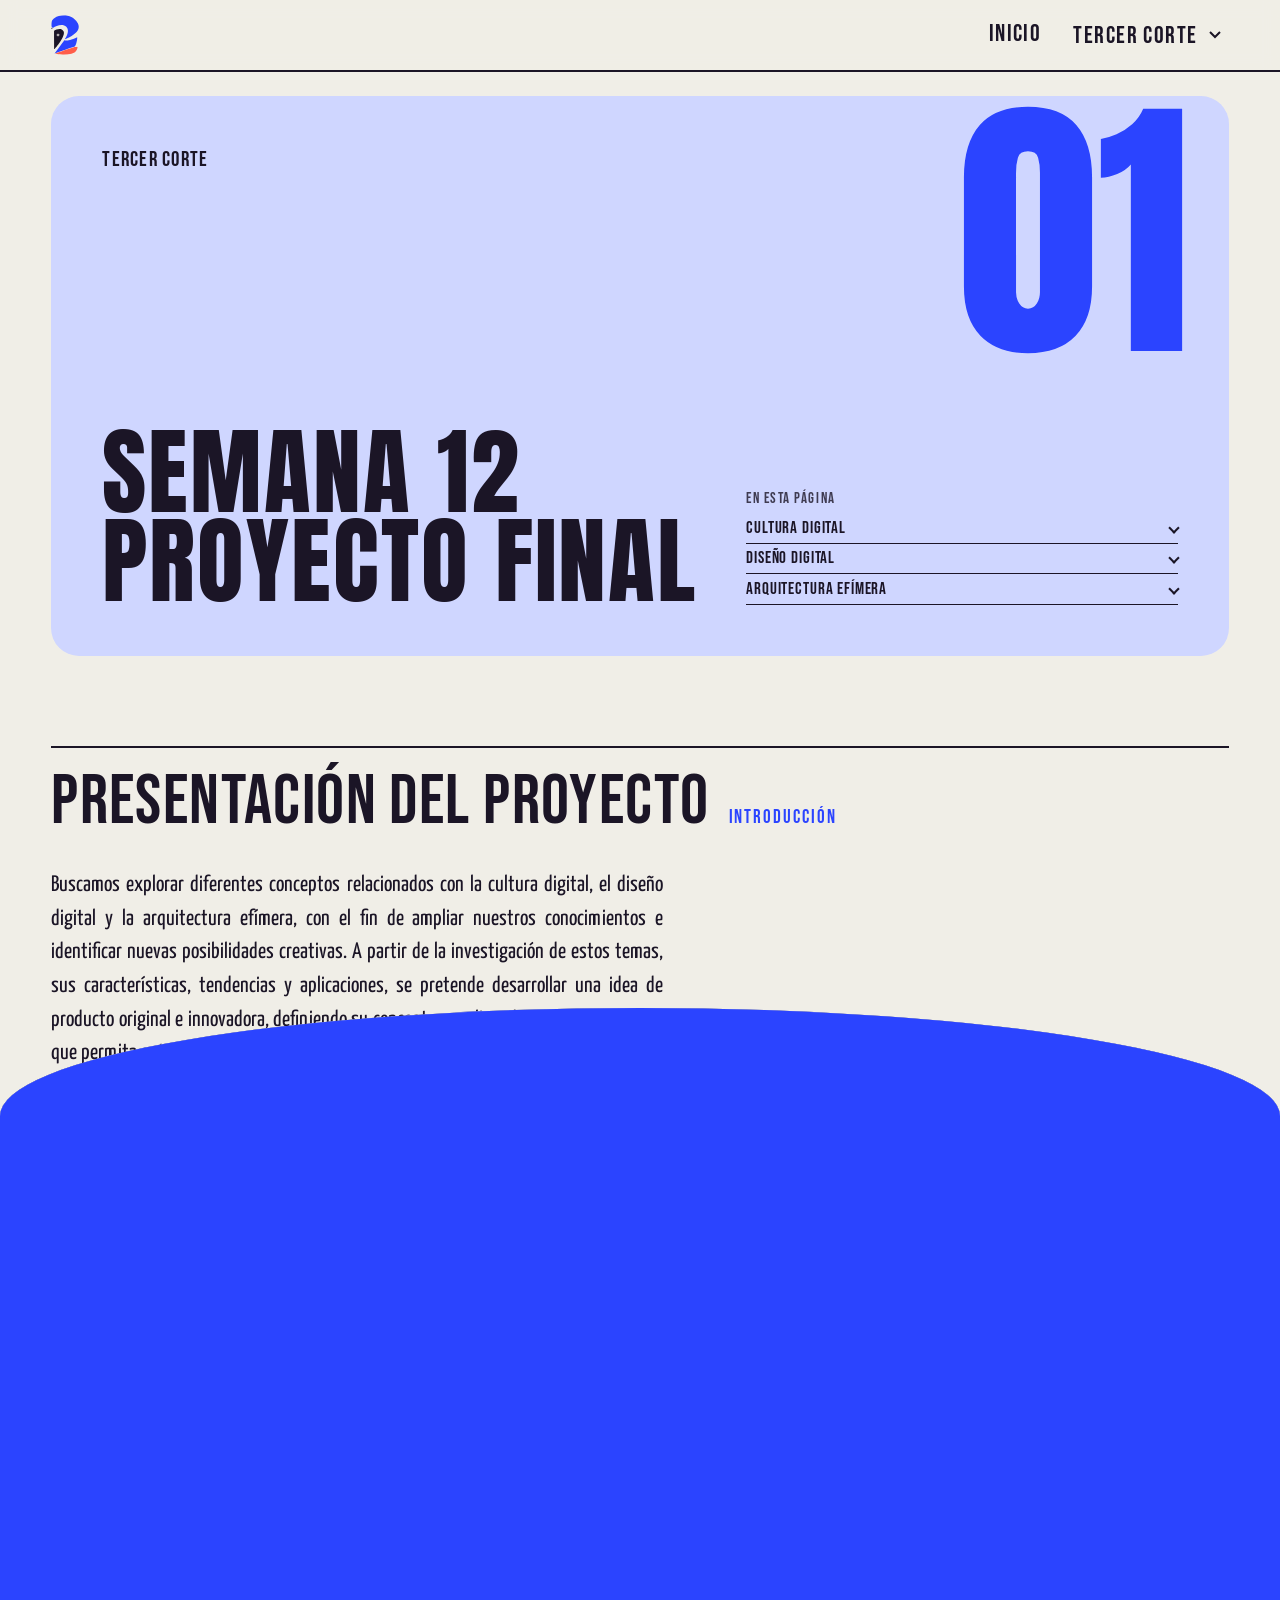
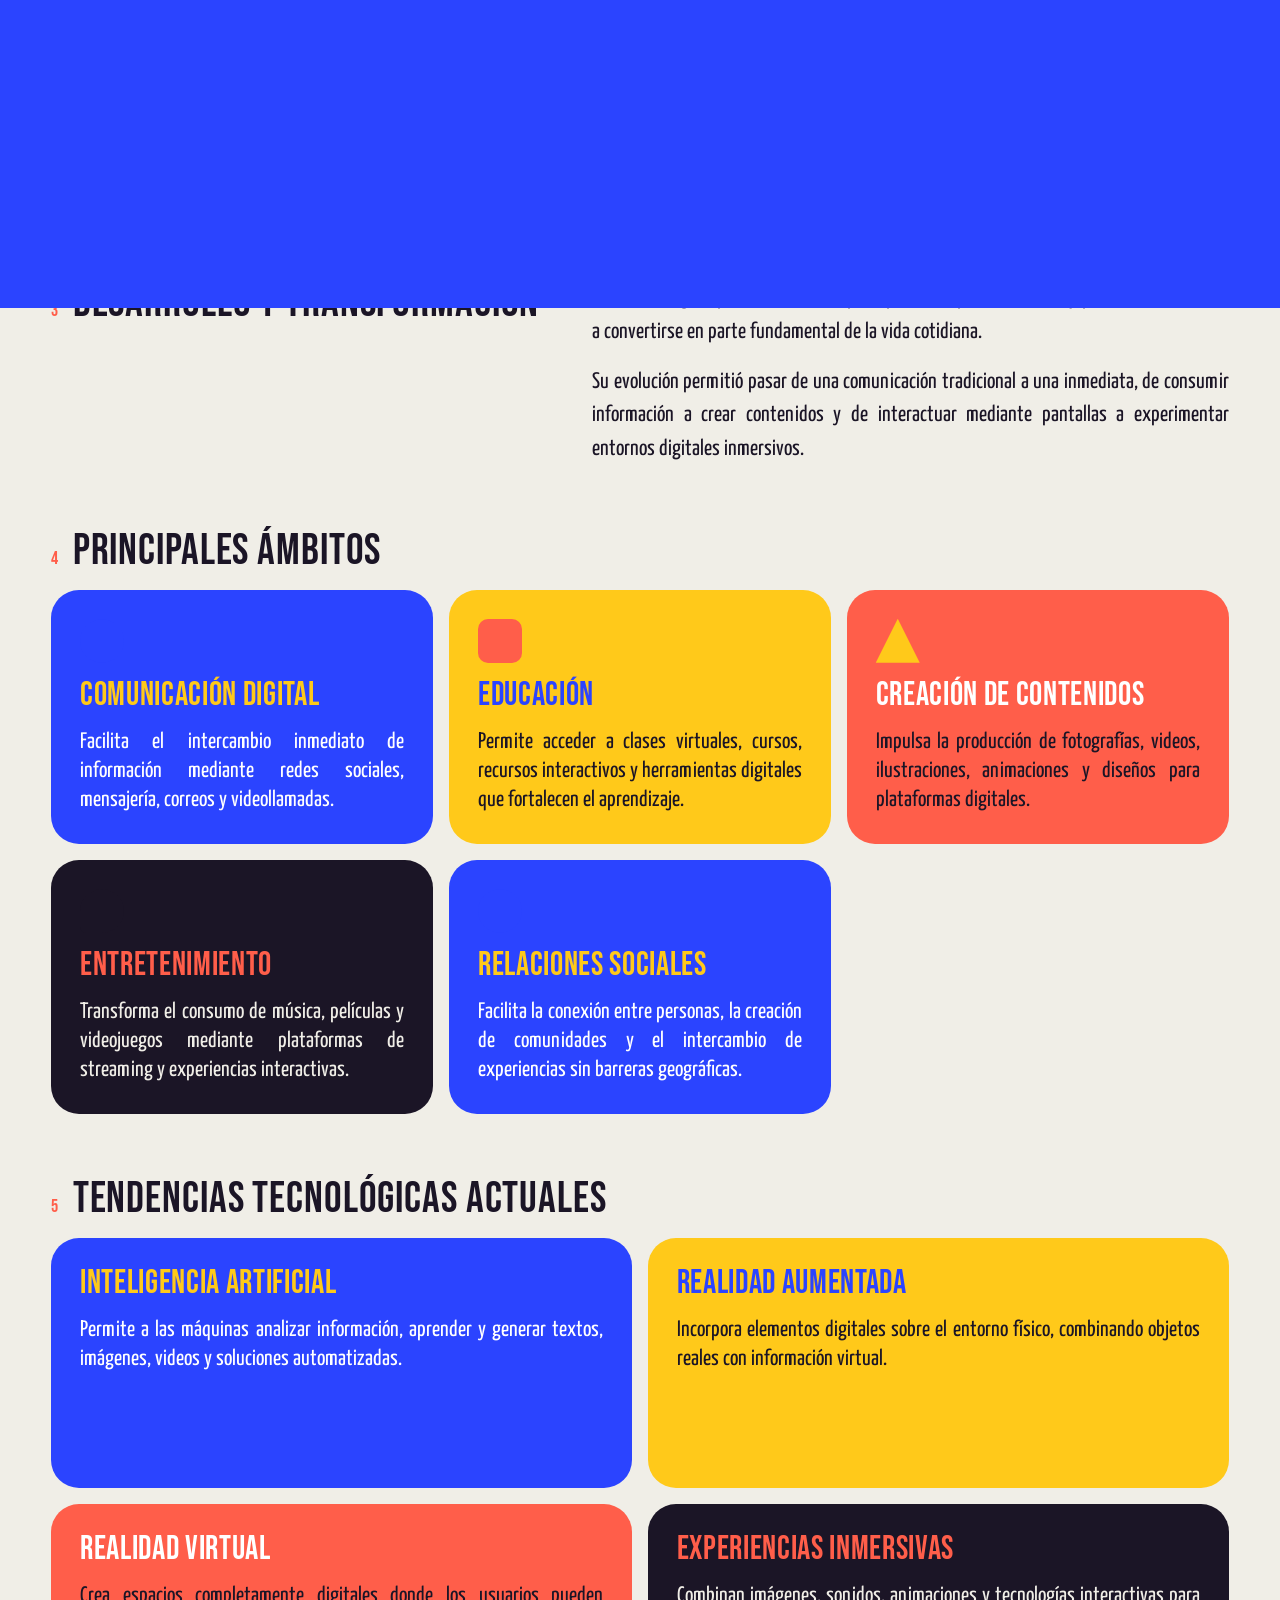
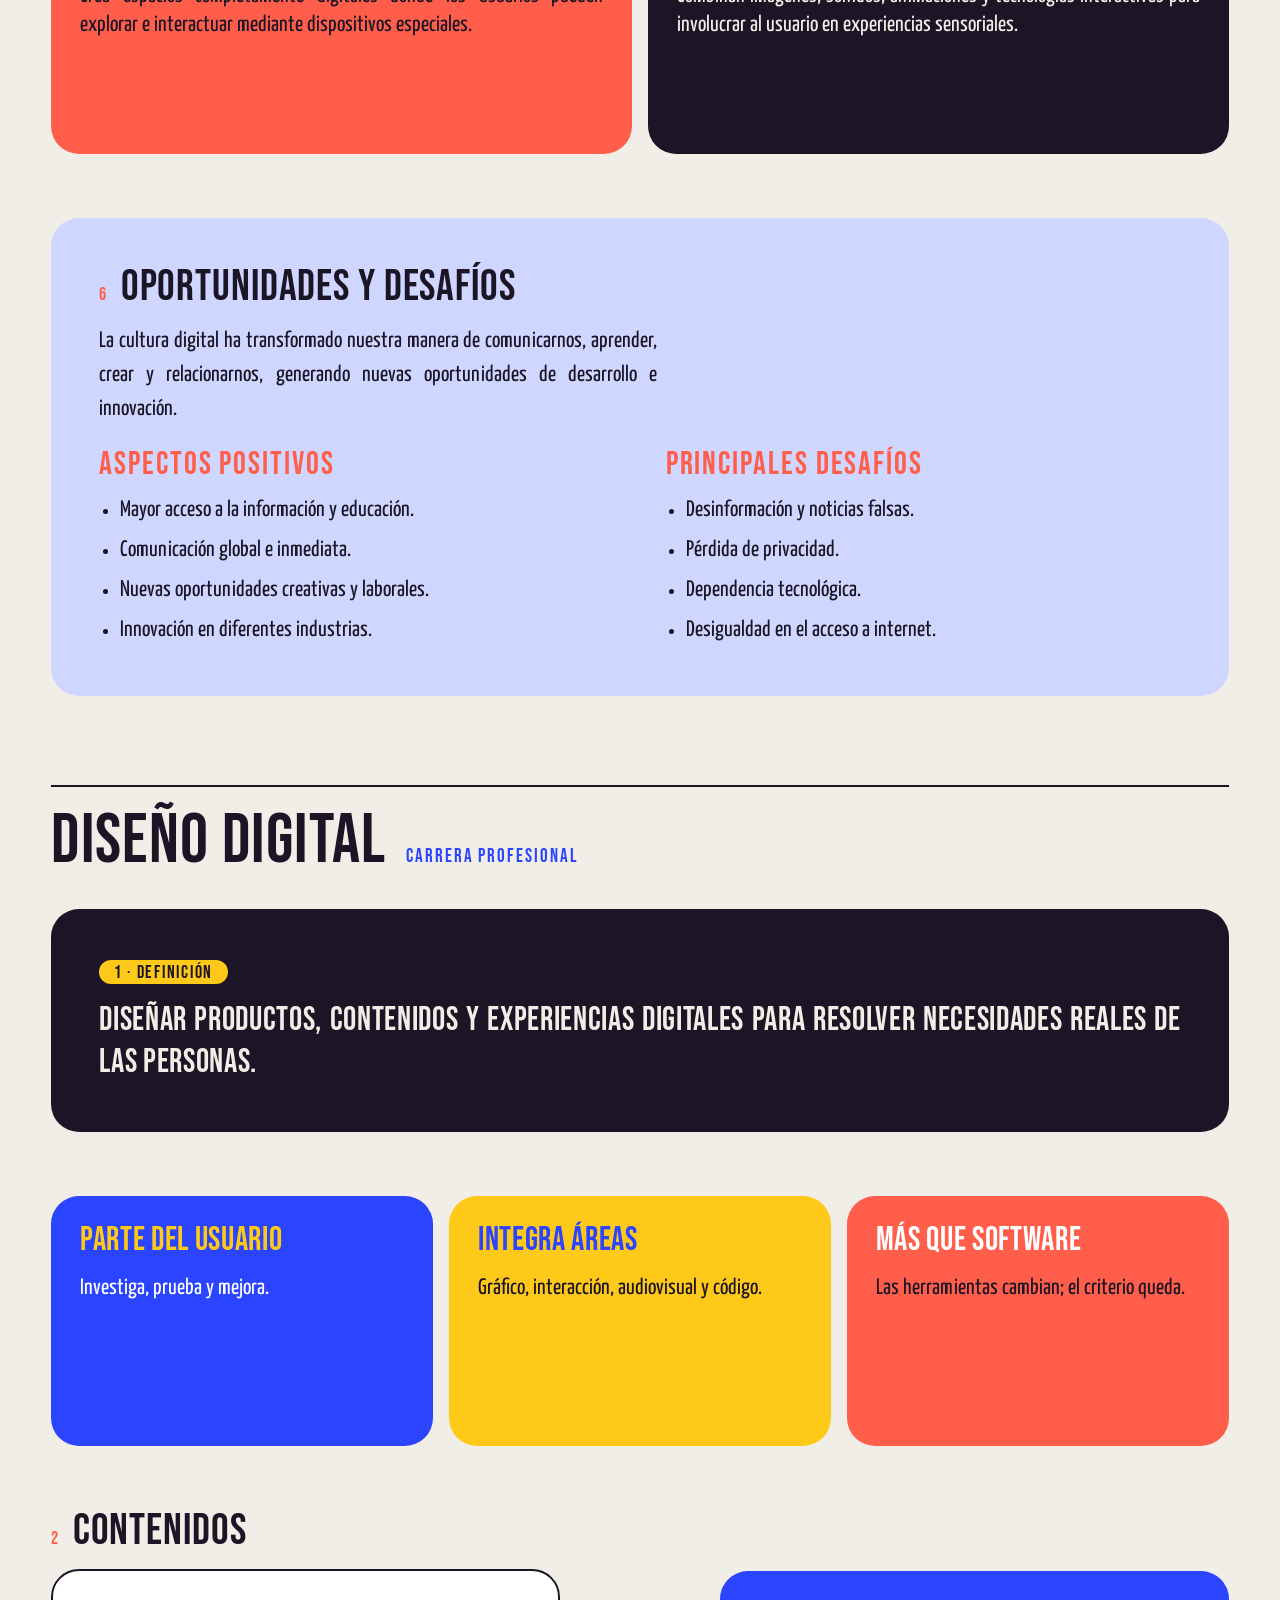
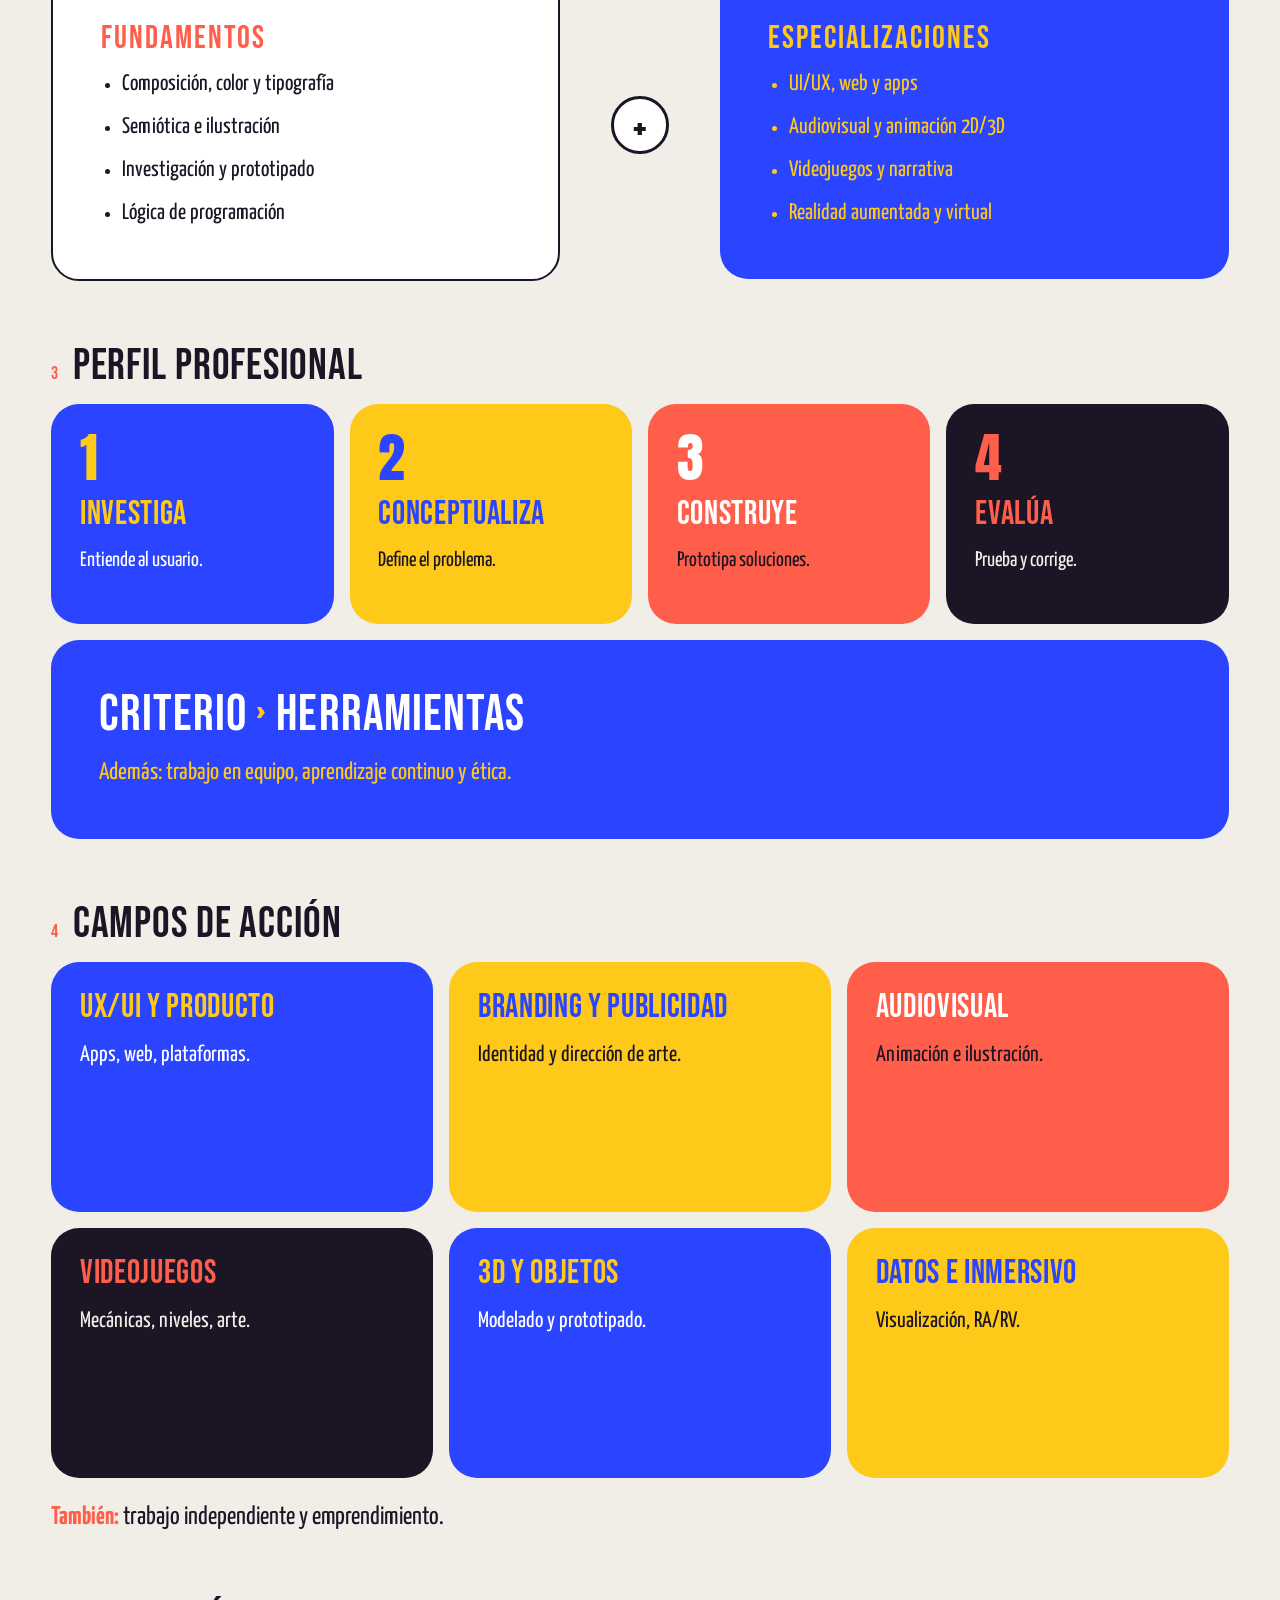
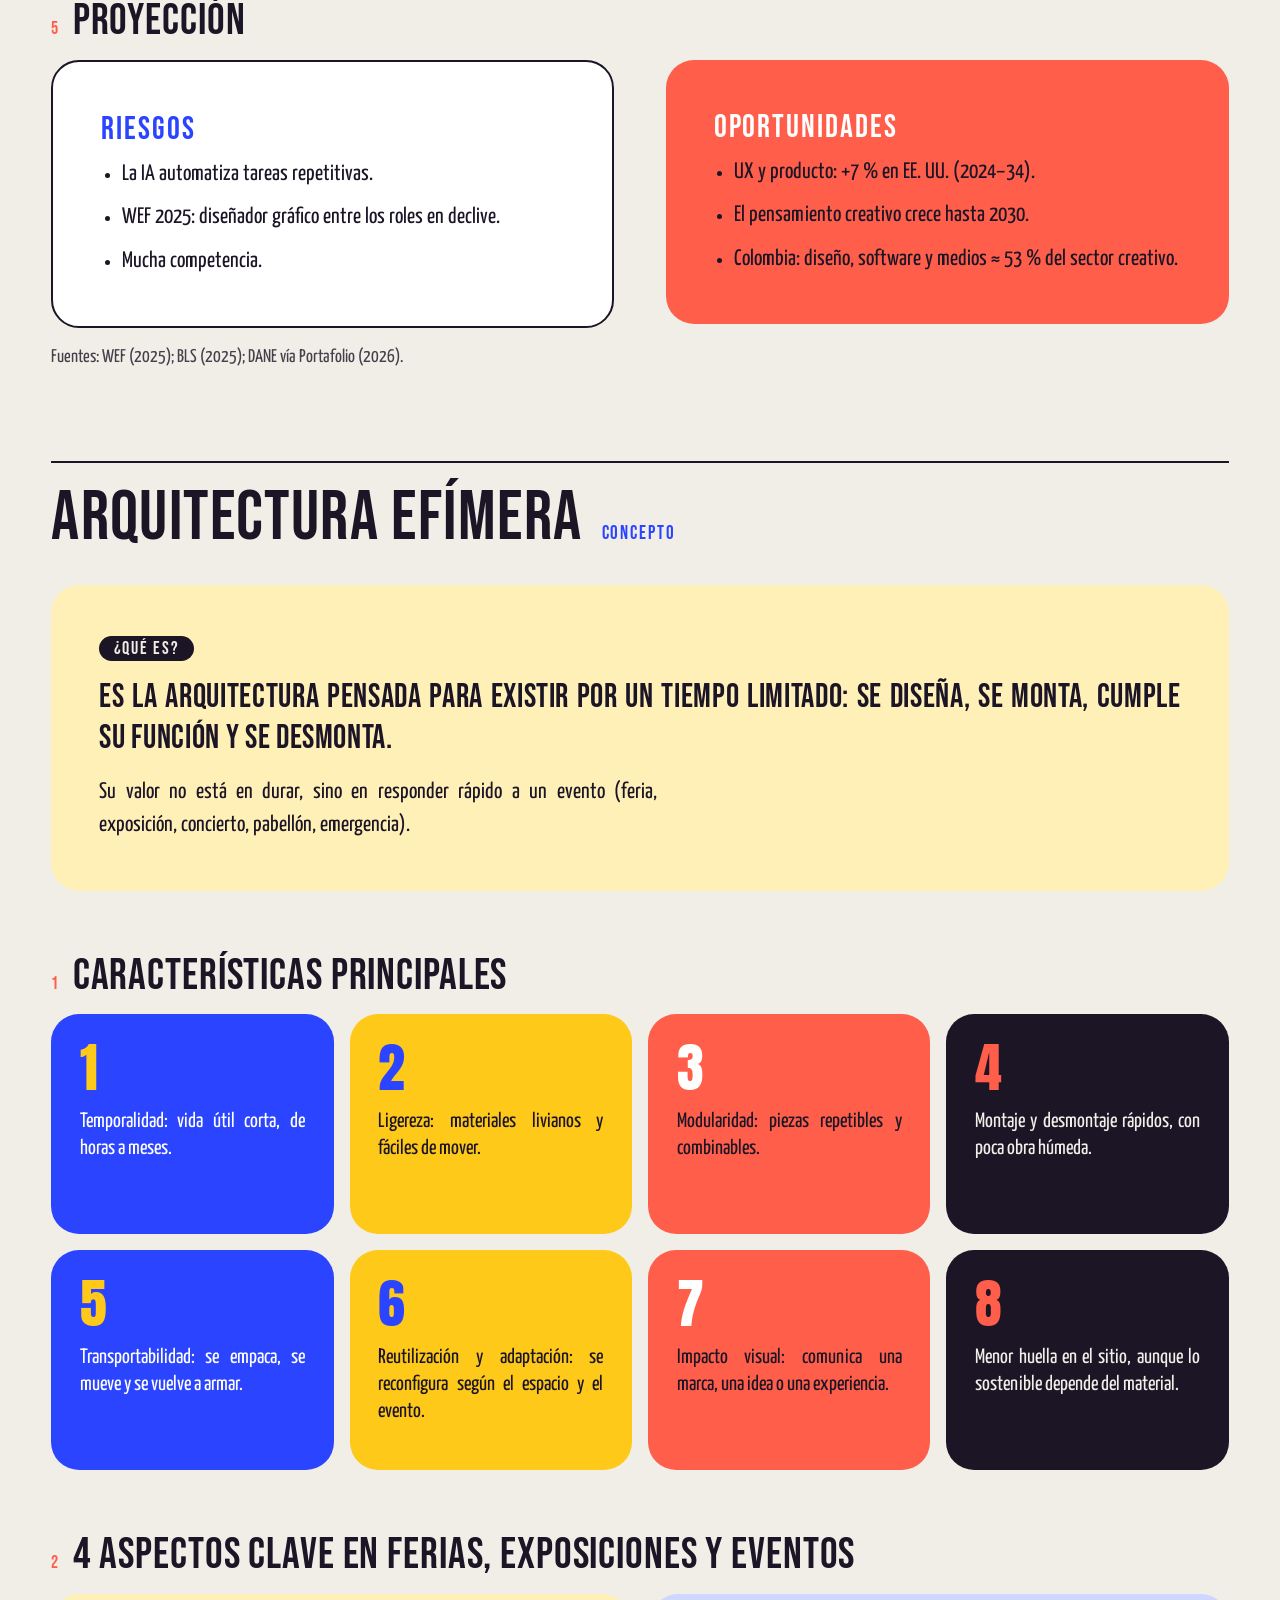
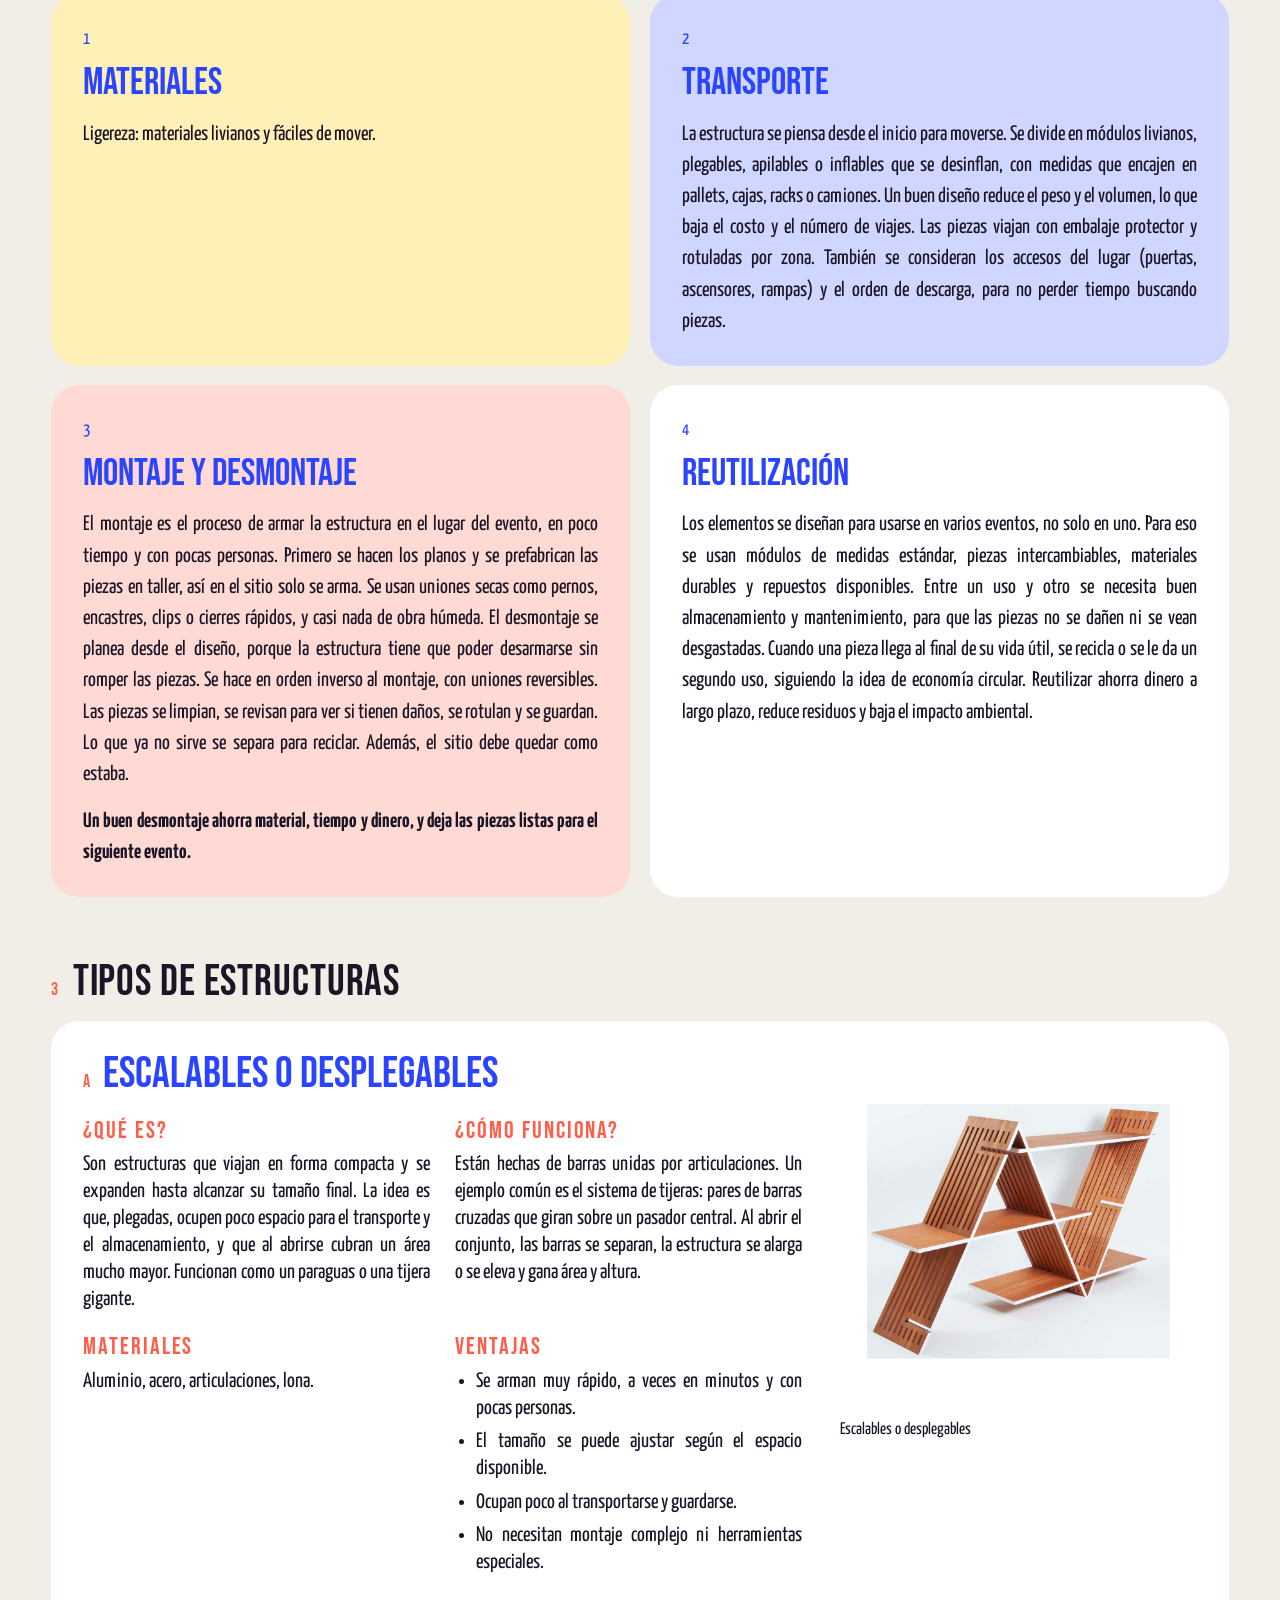
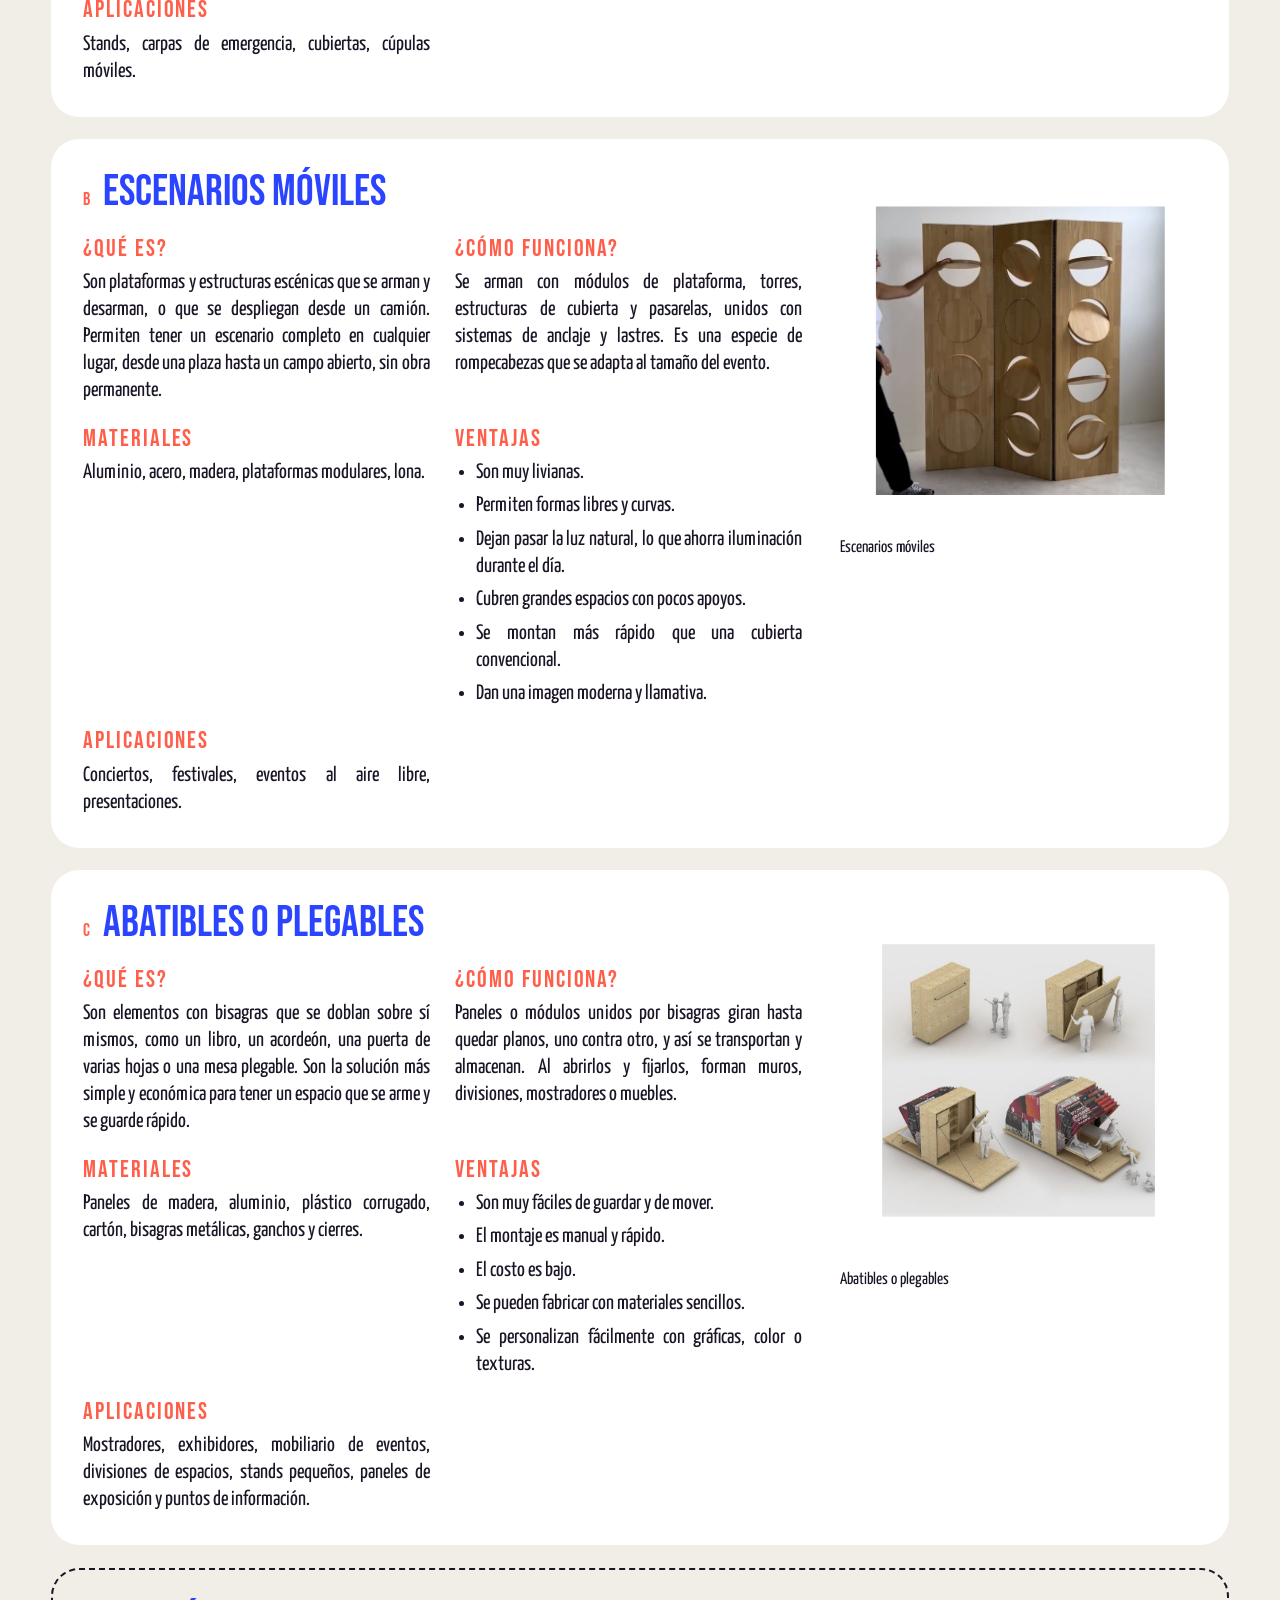
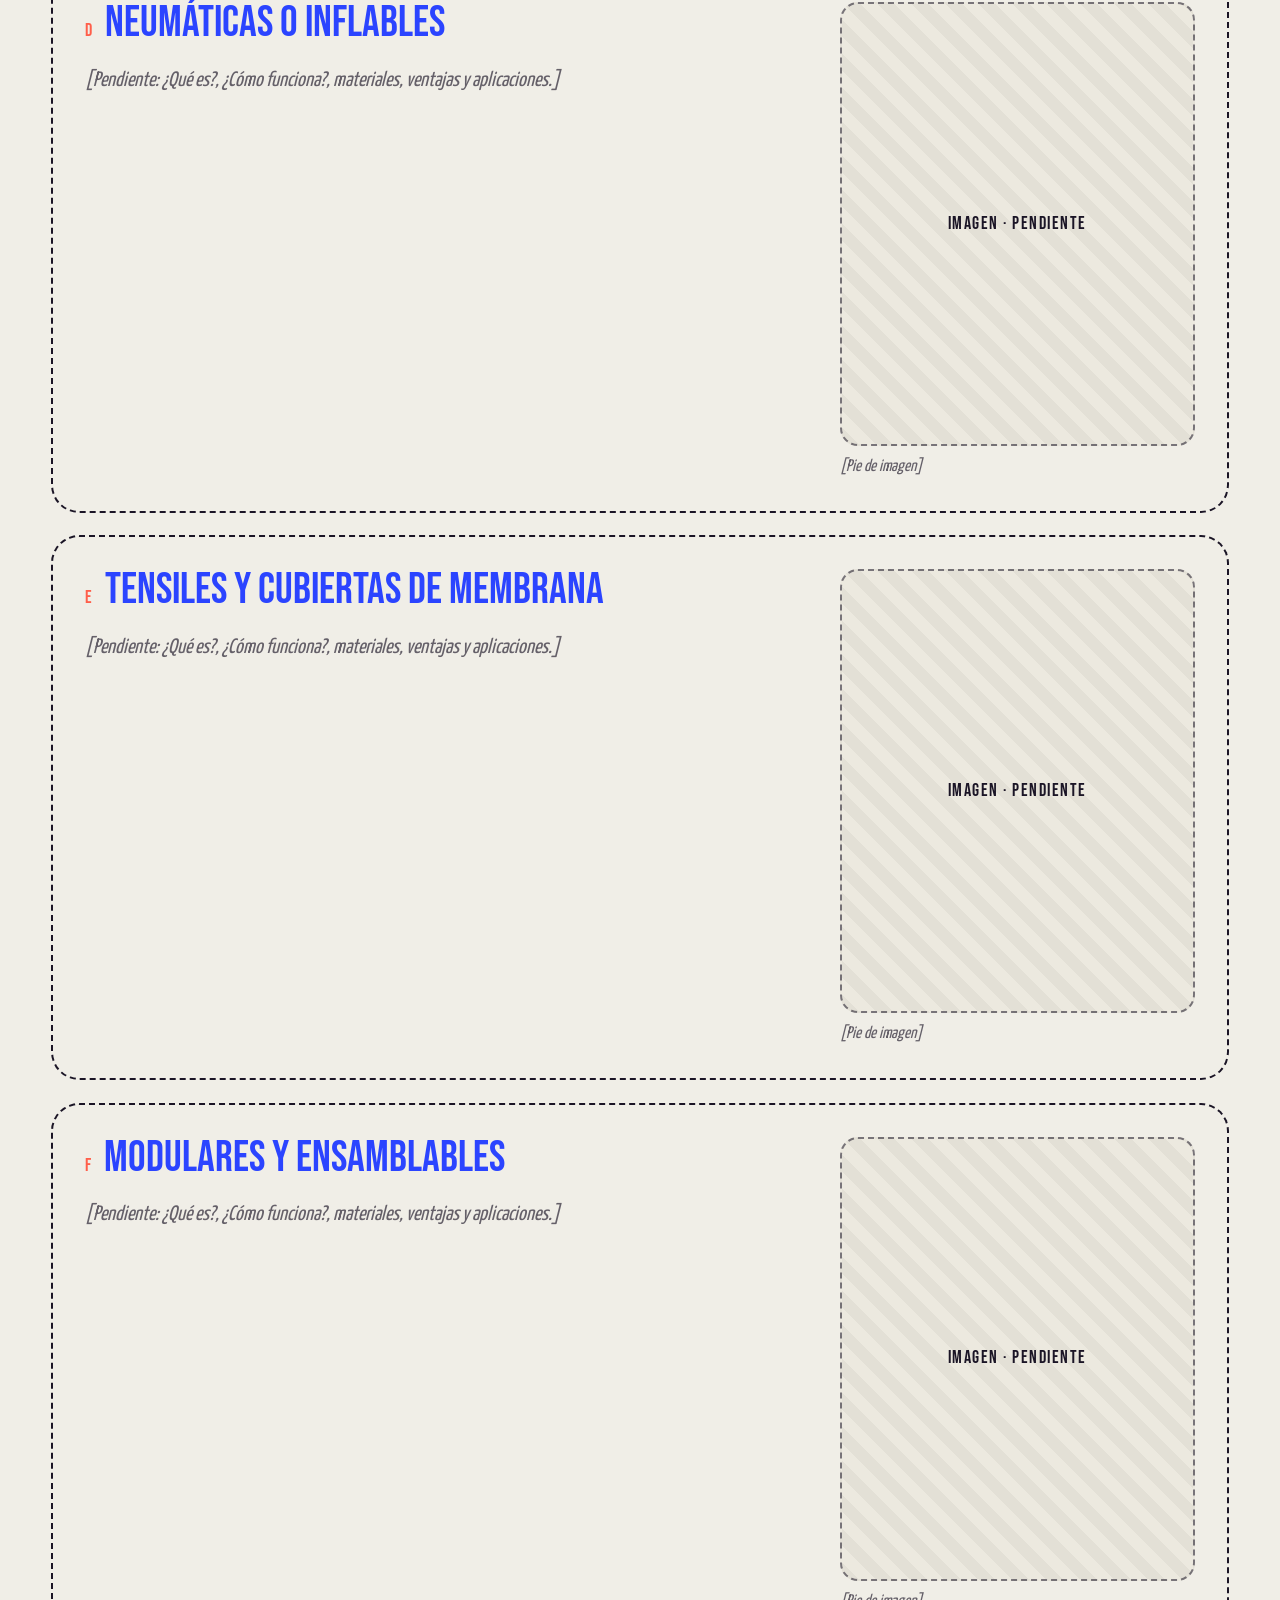
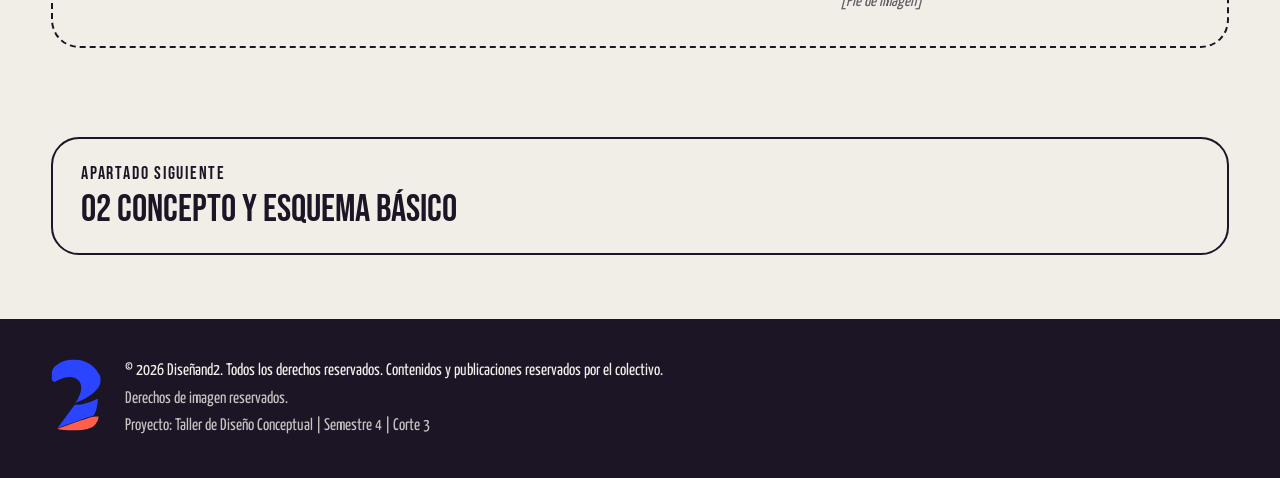
<file: paginas/semana-12.html>
<!DOCTYPE html>
<html lang="es">
<head>
<meta charset="utf-8"><meta name="viewport" content="width=device-width,initial-scale=1">
<title>Semana 12 — Proyecto Final · Diseñand2</title>
<script>document.documentElement.classList.add('js')</script>
<link rel="stylesheet" href="../css/styles.css"><link rel="stylesheet" href="../css/components.css">
<link rel="stylesheet" href="../css/animations.css"><link rel="stylesheet" href="../css/responsive.css"><link rel="stylesheet" href="../css/pages.css"><link rel="stylesheet" href="../css/media.css">
</head>
<body data-root="../" data-page="semana-12">
<div id="site-header"></div>
<main id="contenido" class="page">
  <header class="wrap"><div class="phero" style="--hero-bg:var(--blue-soft);--hero-fg:var(--violet);--hero-acc:var(--blue)">
    <a class="back-link" href="../tercer-corte.html">Tercer corte</a>
    <span class="phero-num" aria-hidden="true">01</span>
    <div><h1 class="rise">Semana 12<br>Proyecto Final</h1></div>
    <nav aria-label="En esta página"><p class="toc-label">En esta página</p><ol class="toc" data-auto></ol></nav>
  </div></header>
  <section class="wrap psec" id="presentacion">
<div class="sec-head reveal"><h2>Presentación del proyecto</h2><span class="tag">Introducción</span></div><div class="prose" style="max-width:68ch"><p>Buscamos explorar diferentes conceptos relacionados con la cultura digital, el diseño digital y la arquitectura efímera, con el fin de ampliar nuestros conocimientos e identificar nuevas posibilidades creativas. A partir de la investigación de estos temas, sus características, tendencias y aplicaciones, se pretende desarrollar una idea de producto original e innovadora, definiendo su concepto y realizando un esquema básico que permita entender cómo sería, cómo funcionaría y qué elementos lo conformarían.</p></div>
  </section>
<section class="wrap psec" id="cultura-digital" data-toc="Cultura digital">
<div class="sec-head reveal"><h2>Cultura digital</h2><span class="tag">Marco teórico</span></div>
<div class="panel violet reveal defin"><span class="block-label" style="background:var(--yellow);color:var(--violet)">1 · Definición</span><p class="big-quote">Es el conjunto de conocimientos, hábitos, valores y formas de interacción que surgen del uso de las tecnologías digitales. Ha transformado la manera en que las personas se comunican, aprenden, trabajan, crean y se relacionan con el mundo.</p></div>
<div class="sub"><h3 class="sub-head"><span class="tag">2</span>Línea de tiempo de su evolución</h3><ol class="hline" tabindex="0" aria-label="Línea de tiempo, desplazable"><li class="reveal"><p class="yr">1960–1980</p><p style="font-size:1.3rem">Desarrollo de computadoras.</p></li><li class="reveal"><p class="yr">1990</p><p style="font-size:1.3rem">Expansión de internet.</p></li><li class="reveal"><p class="yr">2000</p><p style="font-size:1.3rem">Aparición de redes sociales.</p></li><li class="reveal"><p class="yr">2010</p><p style="font-size:1.3rem">Smartphones y aplicaciones móviles.</p></li><li class="reveal"><p class="yr">2020</p><p style="font-size:1.3rem">Inteligencia artificial y tecnologías inmersivas.</p></li></ol></div>
<div class="sub cols r reveal"><h3 class="sub-head"><span class="tag">3</span>Desarrollo y transformación</h3><div class="prose"><p>La cultura digital pasó de utilizarse principalmente para almacenar y procesar información a convertirse en parte fundamental de la vida cotidiana.</p><p>Su evolución permitió pasar de una comunicación tradicional a una inmediata, de consumir información a crear contenidos y de interactuar mediante pantallas a experimentar entornos digitales inmersivos.</p></div></div>
<div class="sub"><h3 class="sub-head"><span class="tag">4</span>Principales ámbitos</h3><ul class="tiles"><li class="tile reveal"><span class="glyph g-c"></span><h3>Comunicación digital</h3><p>Facilita el intercambio inmediato de información mediante redes sociales, mensajería, correos y videollamadas.</p></li><li class="tile reveal"><span class="glyph g-s"></span><h3>Educación</h3><p>Permite acceder a clases virtuales, cursos, recursos interactivos y herramientas digitales que fortalecen el aprendizaje.</p></li><li class="tile reveal"><span class="glyph g-t"></span><h3>Creación de contenidos</h3><p>Impulsa la producción de fotografías, videos, ilustraciones, animaciones y diseños para plataformas digitales.</p></li><li class="tile reveal"><span class="glyph g-h"></span><h3>Entretenimiento</h3><p>Transforma el consumo de música, películas y videojuegos mediante plataformas de streaming y experiencias interactivas.</p></li><li class="tile reveal"><span class="glyph g-c"></span><h3>Relaciones sociales</h3><p>Facilita la conexión entre personas, la creación de comunidades y el intercambio de experiencias sin barreras geográficas.</p></li></ul></div>
<div class="sub"><h3 class="sub-head"><span class="tag">5</span>Tendencias tecnológicas actuales</h3><ul class="tiles two"><li class="tile reveal"><h3>Inteligencia artificial</h3><p>Permite a las máquinas analizar información, aprender y generar textos, imágenes, videos y soluciones automatizadas.</p></li><li class="tile reveal"><h3>Realidad aumentada</h3><p>Incorpora elementos digitales sobre el entorno físico, combinando objetos reales con información virtual.</p></li><li class="tile reveal"><h3>Realidad virtual</h3><p>Crea espacios completamente digitales donde los usuarios pueden explorar e interactuar mediante dispositivos especiales.</p></li><li class="tile reveal"><h3>Experiencias inmersivas</h3><p>Combinan imágenes, sonidos, animaciones y tecnologías interactivas para involucrar al usuario en experiencias sensoriales.</p></li></ul></div>
<div class="sub panel soft-b reveal"><h3 class="sub-head"><span class="tag">6</span>Oportunidades y desafíos</h3><p class="prose" style="margin-bottom:1.2rem"><span style="max-width:62ch;display:block;font-size:1.4rem">La cultura digital ha transformado nuestra manera de comunicarnos, aprender, crear y relacionarnos, generando nuevas oportunidades de desarrollo e innovación.</span></p>
<div class="cols"><div><h4 class="mini-head">Aspectos positivos</h4><ul class="klist"><li>Mayor acceso a la información y educación.</li><li>Comunicación global e inmediata.</li><li>Nuevas oportunidades creativas y laborales.</li><li>Innovación en diferentes industrias.</li></ul></div><div><h4 class="mini-head">Principales desafíos</h4><ul class="klist"><li>Desinformación y noticias falsas.</li><li>Pérdida de privacidad.</li><li>Dependencia tecnológica.</li><li>Desigualdad en el acceso a internet.</li></ul></div></div></div>
</section>
<section class="wrap psec" id="diseno-digital" data-toc="Diseño digital">
<div class="sec-head reveal"><h2>Diseño digital</h2><span class="tag">Carrera profesional</span></div>
<div class="panel violet reveal defin"><span class="block-label" style="background:var(--yellow);color:var(--violet)">1 · Definición</span><p class="big-quote">Diseñar productos, contenidos y experiencias digitales para resolver necesidades reales de las personas.</p></div>
<div class="sub"><ul class="tiles"><li class="tile reveal"><h3>Parte del usuario</h3><p>Investiga, prueba y mejora.</p></li><li class="tile reveal"><h3>Integra áreas</h3><p>Gráfico, interacción, audiovisual y código.</p></li><li class="tile reveal"><h3>Más que software</h3><p>Las herramientas cambian; el criterio queda.</p></li></ul></div>
<div class="sub"><h3 class="sub-head"><span class="tag">2</span>Contenidos</h3>
<div class="cols plus-cols"><div class="panel line reveal"><h4 class="mini-head">Fundamentos</h4><ul class="klist"><li>Composición, color y tipografía</li><li>Semiótica e ilustración</li><li>Investigación y prototipado</li><li>Lógica de programación</li></ul></div><span class="plus" aria-hidden="true">+</span><div class="panel blue reveal"><h4 class="mini-head" style="color:var(--yellow)">Especializaciones</h4><ul class="klist"><li>UI/UX, web y apps</li><li>Audiovisual y animación 2D/3D</li><li>Videojuegos y narrativa</li><li>Realidad aumentada y virtual</li></ul></div></div></div>
<div class="sub"><h3 class="sub-head"><span class="tag">3</span>Perfil profesional</h3><ol class="tiles four" style="list-style:none;padding:0"><li class="tile reveal"><span class="tag">1</span><h3>Investiga</h3><p>Entiende al usuario.</p></li><li class="tile reveal"><span class="tag">2</span><h3>Conceptualiza</h3><p>Define el problema.</p></li><li class="tile reveal"><span class="tag">3</span><h3>Construye</h3><p>Prototipa soluciones.</p></li><li class="tile reveal"><span class="tag">4</span><h3>Evalúa</h3><p>Prueba y corrige.</p></li></ol>
<div class="panel blue reveal" style="margin-top:1rem"><h4 class="big-quote" style="color:var(--white)">Criterio <span style="color:var(--yellow)">›</span> herramientas</h4><p class="prose" style="margin-top:.8rem"><span style="display:block;font-size:1.5rem">Además: trabajo en equipo, aprendizaje continuo y ética.</span></p></div></div>
<div class="sub"><h3 class="sub-head"><span class="tag">4</span>Campos de acción</h3><ul class="tiles"><li class="tile reveal"><h3>UX/UI y producto</h3><p>Apps, web, plataformas.</p></li><li class="tile reveal"><h3>Branding y publicidad</h3><p>Identidad y dirección de arte.</p></li><li class="tile reveal"><h3>Audiovisual</h3><p>Animación e ilustración.</p></li><li class="tile reveal"><h3>Videojuegos</h3><p>Mecánicas, niveles, arte.</p></li><li class="tile reveal"><h3>3D y objetos</h3><p>Modelado y prototipado.</p></li><li class="tile reveal"><h3>Datos e inmersivo</h3><p>Visualización, RA/RV.</p></li></ul><p class="prose" style="margin-top:1.2rem"><span style="display:block;font-size:1.6rem"><strong style="color:var(--coral)">También:</strong> trabajo independiente y emprendimiento.</span></p></div>
<div class="sub"><h3 class="sub-head"><span class="tag">5</span>Proyección</h3>
<div class="cols"><div class="panel line reveal"><h4 class="mini-head" style="color:var(--blue)">Riesgos</h4><ul class="klist"><li>La IA automatiza tareas repetitivas.</li><li>WEF 2025: diseñador gráfico entre los roles en declive.</li><li>Mucha competencia.</li></ul></div><div class="panel coral reveal"><h4 class="mini-head" style="color:var(--white)">Oportunidades</h4><ul class="klist"><li>UX y producto: +7 % en EE. UU. (2024–34).</li><li>El pensamiento creativo crece hasta 2030.</li><li>Colombia: diseño, software y medios ≈ 53 % del sector creativo.</li></ul></div></div>
<p class="fuentes">Fuentes: WEF (2025); BLS (2025); DANE vía Portafolio (2026).</p></div>
</section>
<section class="wrap psec" id="arquitectura-efimera" data-toc="Arquitectura efímera">
<div class="sec-head reveal"><h2>Arquitectura efímera</h2><span class="tag">Concepto</span></div>
<div class="panel soft-y reveal defin"><span class="block-label">¿Qué es?</span><p class="big-quote">Es la arquitectura pensada para existir por un tiempo limitado: se diseña, se monta, cumple su función y se desmonta.</p><p class="prose" style="margin-top:1rem"><span style="display:block;max-width:62ch;font-size:1.4rem">Su valor no está en durar, sino en responder rápido a un evento (feria, exposición, concierto, pabellón, emergencia).</span></p></div>
<div class="sub"><h3 class="sub-head"><span class="tag">1</span>Características principales</h3><ul class="tiles four"><li class="tile reveal"><span class="tag">1</span><p>Temporalidad: vida útil corta, de horas a meses.</p></li><li class="tile reveal"><span class="tag">2</span><p>Ligereza: materiales livianos y fáciles de mover.</p></li><li class="tile reveal"><span class="tag">3</span><p>Modularidad: piezas repetibles y combinables.</p></li><li class="tile reveal"><span class="tag">4</span><p>Montaje y desmontaje rápidos, con poca obra húmeda.</p></li><li class="tile reveal"><span class="tag">5</span><p>Transportabilidad: se empaca, se mueve y se vuelve a armar.</p></li><li class="tile reveal"><span class="tag">6</span><p>Reutilización y adaptación: se reconfigura según el espacio y el evento.</p></li><li class="tile reveal"><span class="tag">7</span><p>Impacto visual: comunica una marca, una idea o una experiencia.</p></li><li class="tile reveal"><span class="tag">8</span><p>Menor huella en el sitio, aunque lo sostenible depende del material.</p></li></ul></div>
<div class="sub"><h3 class="sub-head"><span class="tag">2</span>4 aspectos clave en ferias, exposiciones y eventos</h3><div class="aspectos"><article class="aspecto reveal"><span class="tag">1</span><h4>Materiales</h4><div class="prose"><p>Ligereza: materiales livianos y fáciles de mover.</p></div></article><article class="aspecto reveal"><span class="tag">2</span><h4>Transporte</h4><div class="prose"><p>La estructura se piensa desde el inicio para moverse. Se divide en módulos livianos, plegables, apilables o inflables que se desinflan, con medidas que encajen en pallets, cajas, racks o camiones. Un buen diseño reduce el peso y el volumen, lo que baja el costo y el número de viajes. Las piezas viajan con embalaje protector y rotuladas por zona. También se consideran los accesos del lugar (puertas, ascensores, rampas) y el orden de descarga, para no perder tiempo buscando piezas.</p></div></article><article class="aspecto reveal"><span class="tag">3</span><h4>Montaje y desmontaje</h4><div class="prose"><p>El montaje es el proceso de armar la estructura en el lugar del evento, en poco tiempo y con pocas personas. Primero se hacen los planos y se prefabrican las piezas en taller, así en el sitio solo se arma. Se usan uniones secas como pernos, encastres, clips o cierres rápidos, y casi nada de obra húmeda. El desmontaje se planea desde el diseño, porque la estructura tiene que poder desarmarse sin romper las piezas. Se hace en orden inverso al montaje, con uniones reversibles. Las piezas se limpian, se revisan para ver si tienen daños, se rotulan y se guardan. Lo que ya no sirve se separa para reciclar. Además, el sitio debe quedar como estaba.</p><p><strong>Un buen desmontaje ahorra material, tiempo y dinero, y deja las piezas listas para el siguiente evento.</strong></p></div></article><article class="aspecto reveal"><span class="tag">4</span><h4>Reutilización</h4><div class="prose"><p>Los elementos se diseñan para usarse en varios eventos, no solo en uno. Para eso se usan módulos de medidas estándar, piezas intercambiables, materiales durables y repuestos disponibles. Entre un uso y otro se necesita buen almacenamiento y mantenimiento, para que las piezas no se dañen ni se vean desgastadas. Cuando una pieza llega al final de su vida útil, se recicla o se le da un segundo uso, siguiendo la idea de economía circular. Reutilizar ahorra dinero a largo plazo, reduce residuos y baja el impacto ambiental.</p></div></article></div></div>
<div class="sub"><h3 class="sub-head"><span class="tag">3</span>Tipos de estructuras</h3><div class="tipos"><article class="tipo reveal"><div class="tipo-body"><h4><span class="tag">A</span>Escalables o desplegables</h4><div class="tipo-grid">
<div><h5>¿Qué es?</h5><p>Son estructuras que viajan en forma compacta y se expanden hasta alcanzar su tamaño final. La idea es que, plegadas, ocupen poco espacio para el transporte y el almacenamiento, y que al abrirse cubran un área mucho mayor. Funcionan como un paraguas o una tijera gigante.</p></div><div><h5>¿Cómo funciona?</h5><p>Están hechas de barras unidas por articulaciones. Un ejemplo común es el sistema de tijeras: pares de barras cruzadas que giran sobre un pasador central. Al abrir el conjunto, las barras se separan, la estructura se alarga o se eleva y gana área y altura.</p></div><div><h5>Materiales</h5><p>Aluminio, acero, articulaciones, lona.</p></div><div><h5>Ventajas</h5><ul class="klist"><li>Se arman muy rápido, a veces en minutos y con pocas personas.</li><li>El tamaño se puede ajustar según el espacio disponible.</li><li>Ocupan poco al transportarse y guardarse.</li><li>No necesitan montaje complejo ni herramientas especiales.</li></ul></div><div><h5>Aplicaciones</h5><p>Stands, carpas de emergencia, cubiertas, cúpulas móviles.</p></div></div></div><figure class="fig tipo-fig reveal" data-gallery="tipos"><img src="../assets/images/tipo-a-escalables-desplegables.svg" alt="Ilustración de una estructura escalable o desplegable" loading="lazy" decoding="async" style="width:100%;aspect-ratio:1/1;object-fit:contain;background:#fff;border-radius:var(--r-m)"><figcaption>Escalables o desplegables</figcaption></figure></article><article class="tipo reveal"><div class="tipo-body"><h4><span class="tag">B</span>Escenarios móviles</h4><div class="tipo-grid">
<div><h5>¿Qué es?</h5><p>Son plataformas y estructuras escénicas que se arman y desarman, o que se despliegan desde un camión. Permiten tener un escenario completo en cualquier lugar, desde una plaza hasta un campo abierto, sin obra permanente.</p></div><div><h5>¿Cómo funciona?</h5><p>Se arman con módulos de plataforma, torres, estructuras de cubierta y pasarelas, unidos con sistemas de anclaje y lastres. Es una especie de rompecabezas que se adapta al tamaño del evento.</p></div><div><h5>Materiales</h5><p>Aluminio, acero, madera, plataformas modulares, lona.</p></div><div><h5>Ventajas</h5><ul class="klist"><li>Son muy livianas.</li><li>Permiten formas libres y curvas.</li><li>Dejan pasar la luz natural, lo que ahorra iluminación durante el día.</li><li>Cubren grandes espacios con pocos apoyos.</li><li>Se montan más rápido que una cubierta convencional.</li><li>Dan una imagen moderna y llamativa.</li></ul></div><div><h5>Aplicaciones</h5><p>Conciertos, festivales, eventos al aire libre, presentaciones.</p></div></div></div><figure class="fig tipo-fig reveal" data-gallery="tipos"><img src="../assets/images/tipo-b-escenarios-moviles.svg" alt="Ilustración de un escenario móvil" loading="lazy" decoding="async" style="width:100%;aspect-ratio:1/1;object-fit:contain;background:#fff;border-radius:var(--r-m)"><figcaption>Escenarios móviles</figcaption></figure></article><article class="tipo reveal"><div class="tipo-body"><h4><span class="tag">C</span>Abatibles o plegables</h4><div class="tipo-grid">
<div><h5>¿Qué es?</h5><p>Son elementos con bisagras que se doblan sobre sí mismos, como un libro, un acordeón, una puerta de varias hojas o una mesa plegable. Son la solución más simple y económica para tener un espacio que se arme y se guarde rápido.</p></div><div><h5>¿Cómo funciona?</h5><p>Paneles o módulos unidos por bisagras giran hasta quedar planos, uno contra otro, y así se transportan y almacenan. Al abrirlos y fijarlos, forman muros, divisiones, mostradores o muebles.</p></div><div><h5>Materiales</h5><p>Paneles de madera, aluminio, plástico corrugado, cartón, bisagras metálicas, ganchos y cierres.</p></div><div><h5>Ventajas</h5><ul class="klist"><li>Son muy fáciles de guardar y de mover.</li><li>El montaje es manual y rápido.</li><li>El costo es bajo.</li><li>Se pueden fabricar con materiales sencillos.</li><li>Se personalizan fácilmente con gráficas, color o texturas.</li></ul></div><div><h5>Aplicaciones</h5><p>Mostradores, exhibidores, mobiliario de eventos, divisiones de espacios, stands pequeños, paneles de exposición y puntos de información.</p></div></div></div><figure class="fig tipo-fig reveal" data-gallery="tipos"><img src="../assets/images/tipo-c-abatibles-plegables.svg" alt="Ilustración de una estructura abatible o plegable" loading="lazy" decoding="async" style="width:100%;aspect-ratio:1/1;object-fit:contain;background:#fff;border-radius:var(--r-m)"><figcaption>Abatibles o plegables</figcaption></figure></article><article class="tipo tipo-pend reveal"><div class="tipo-body"><h4><span class="tag">D</span>Neumáticas o inflables</h4><p class="pending">[Pendiente: ¿Qué es?, ¿Cómo funciona?, materiales, ventajas y aplicaciones.]</p></div><figure class="fig tipo-fig reveal" data-gallery="tipos"><div class="ph" style="aspect-ratio:4/5">Imagen · pendiente</div><figcaption class="pending">[Pie de imagen]</figcaption></figure></article><article class="tipo tipo-pend reveal"><div class="tipo-body"><h4><span class="tag">E</span>Tensiles y cubiertas de membrana</h4><p class="pending">[Pendiente: ¿Qué es?, ¿Cómo funciona?, materiales, ventajas y aplicaciones.]</p></div><figure class="fig tipo-fig reveal" data-gallery="tipos"><div class="ph" style="aspect-ratio:4/5">Imagen · pendiente</div><figcaption class="pending">[Pie de imagen]</figcaption></figure></article><article class="tipo tipo-pend reveal"><div class="tipo-body"><h4><span class="tag">F</span>Modulares y ensamblables</h4><p class="pending">[Pendiente: ¿Qué es?, ¿Cómo funciona?, materiales, ventajas y aplicaciones.]</p></div><figure class="fig tipo-fig reveal" data-gallery="tipos"><div class="ph" style="aspect-ratio:4/5">Imagen · pendiente</div><figcaption class="pending">[Pie de imagen]</figcaption></figure></article></div></div>
</section>

  <div class="wrap"><nav id="pager" class="pager" aria-label="Otros apartados"></nav></div>
</main>
<div id="site-footer"></div>
<script src="../js/config.js"></script><script src="../js/navigation.js"></script><script src="../js/interactions.js"></script><script src="../js/main.js"></script><script src="../js/gallery.js"></script><script src="../js/media.js"></script>
</body>
</html>
</file>
<file: css/styles.css>
@import url('https://fonts.googleapis.com/css2?family=Anton&family=Bebas+Neue&family=Yanone+Kaffeesatz:wght@300;400;500;600&display=swap');
:root{
  --blue:#2b44ff; --coral:#ff5e4a; --yellow:#ffc91a; --white:#fff; --violet:#1b1526; --bg:#F0EEE7;
  --f-body:'Yanone Kaffeesatz',sans-serif; --f-title:'Bebas Neue',sans-serif; --f-display:'Anton',sans-serif;
  --pad:clamp(1.25rem,4vw,3.5rem); --header-h:72px;
}
*{box-sizing:border-box;margin:0}
html{scroll-behavior:smooth}
body{background:var(--bg);color:var(--violet);font:400 1.3rem/1.5 var(--f-body);min-height:100vh;display:flex;flex-direction:column}
main{flex:1;padding:calc(var(--header-h) + 3rem) var(--pad) 5rem}
img{max-width:100%;height:auto;display:block}
a{color:inherit}
:focus-visible{outline:3px solid var(--blue);outline-offset:3px}
h1,h2,h3{font-family:var(--f-title);font-weight:400;line-height:1;letter-spacing:.02em}
h1.display{font-family:var(--f-display);font-size:clamp(3rem,9vw,8rem);text-transform:uppercase;line-height:.95}

/* Header */
.site-header{position:fixed;inset:0 0 auto 0;height:var(--header-h);z-index:50;display:flex;align-items:center;justify-content:space-between;padding:0 var(--pad);
  background:rgba(240,238,231,.92);backdrop-filter:blur(8px);border-bottom:2px solid var(--violet);
  transition:opacity .4s ease,transform .4s ease}
.site-header.is-hidden{opacity:0;transform:translateY(-100%);pointer-events:none}
.brand{display:flex;align-items:center;gap:.7rem;text-decoration:none;font:400 1.9rem var(--f-title);letter-spacing:.04em}
.main-nav ul{list-style:none;padding:0;display:flex;gap:2rem;align-items:center}
.main-nav a,.sub-toggle{font:400 1.5rem var(--f-title);letter-spacing:.06em;text-decoration:none;color:inherit}
.main-nav>ul>li>a{position:relative;padding:.3rem 0}
.main-nav>ul>li>a::after{content:'';position:absolute;left:0;right:0;bottom:0;height:3px;background:var(--coral);transform:scaleX(0);transform-origin:left;transition:transform .25s}
.main-nav>ul>li>a:hover::after,.main-nav>ul>li>a[aria-current="page"]::after,.is-section>a::after{transform:scaleX(1)}
.has-sub{position:relative;display:flex;align-items:center;gap:.2rem}
.sub-toggle{background:none;border:0;cursor:pointer;padding:.5rem;display:grid;place-items:center}
.sub-toggle svg{transition:transform .25s}
.has-sub.open .sub-toggle svg{transform:rotate(180deg)}
.sub-menu{position:absolute;top:100%;right:0;min-width:21rem;margin-top:.9rem;background:var(--violet);color:var(--bg);padding:.6rem;
  display:block!important;opacity:0;visibility:hidden;transform:translateY(-8px);transition:opacity .25s,transform .25s,visibility .25s}
.sub-menu::before{content:'';position:absolute;left:0;right:0;bottom:100%;height:1rem}
.sub-menu a{display:flex;gap:.9rem;align-items:baseline;padding:.6rem .8rem;transition:background .2s,padding .2s}
.sub-menu a:hover,.sub-menu a[aria-current="page"]{background:var(--blue);padding-left:1.1rem}
.sub-menu .num{font:400 1.4rem var(--f-display);color:var(--yellow);min-width:2ch}
.has-sub.open .sub-menu{opacity:1;visibility:visible;transform:none}
@media (hover:hover) and (min-width:861px){.has-sub:hover .sub-menu,.has-sub:focus-within .sub-menu{opacity:1;visibility:visible;transform:none}}
.menu-toggle{display:none}

/* Footer */
.site-footer{background:var(--violet);color:var(--bg);padding:2.5rem var(--pad);display:flex;gap:1.5rem;align-items:flex-start;font-size:1.05rem;line-height:1.4}
.site-footer img{flex:none}
.site-footer p+p{margin-top:.25rem;opacity:.8}

/* Placeholder de etapas pendientes */
.placeholder{border:2px dashed var(--violet);padding:2rem;max-width:60ch;margin-top:2rem;background:rgba(255,201,26,.25)}
.back-link{display:inline-block;margin-bottom:1.5rem;font:400 1.3rem var(--f-title);letter-spacing:.06em}

/* Logotipos SVG (proporción real; el alto manda y el ancho se ajusta) */
.brand img{height:40px;width:auto;max-width:none}
.site-footer img{height:72px;width:auto;max-width:none}
</file>
<file: css/components.css>
/* ---------- Radios: suaves, nunca exagerados ---------- */
:root{--r-s:10px;--r-m:18px;--r-l:28px}
.site-header{border-radius:0 0 var(--r-m) var(--r-m)}
.sub-menu{border-radius:var(--r-m)}
.sub-menu a{border-radius:var(--r-s)}
.placeholder{border-radius:var(--r-m)}
.site-footer{border-radius:var(--r-l) var(--r-l) 0 0}
@media (max-width:860px){.main-nav{border-radius:0 0 var(--r-m) var(--r-m)}}

/* ---------- Utilidades ---------- */
main.home{padding:0}
.wrap{padding:0 var(--pad);max-width:1400px;margin:0 auto}
.sec{padding:clamp(4rem,9vw,8rem) 0}
.sec-title{font:400 clamp(2.2rem,5vw,4rem)/1 var(--f-title);margin-bottom:2rem}
.pending{opacity:.65;font-style:italic} /* texto pendiente de reemplazar */
.btn{display:inline-flex;align-items:center;gap:.6rem;background:var(--violet);color:var(--bg);font:400 1.6rem var(--f-title);letter-spacing:.06em;padding:.8rem 1.8rem;border-radius:999px;text-decoration:none;transition:background .25s,transform .25s}
.btn:hover{background:var(--blue);transform:translateY(-3px)}

/* ---------- 5.1 Hero ---------- */
.hero{min-height:100vh;padding-top:calc(var(--header-h) + 2rem);display:grid;grid-template-columns:1.15fr 1fr;gap:2rem;align-items:center;padding-bottom:3rem}
.hero h1{font:400 clamp(4rem,13vw,12rem)/.88 var(--f-display);text-transform:uppercase;letter-spacing:-.01em}
.hero h1 span{color:var(--blue)}
.hero p{max-width:34ch;font-size:1.6rem;margin:1.5rem 0 2rem}
.hero-art{position:relative;aspect-ratio:1;max-width:560px;width:100%;justify-self:center}
.hero-art>*{position:absolute;transition:transform .5s var(--ease)}
.hero-art .s1{inset:6% 22% 30% 0;background:var(--blue);border-radius:50%}
.hero-art .s2{inset:34% 0 0 30%;background:var(--coral);border-radius:var(--r-l)}
.hero-art .s3{inset:0 0 62% 58%;background:var(--yellow);border-radius:50% 50% var(--r-m) 50%}
.hero-art img{inset:30% 30% 30% 30%;width:40%;height:40%;z-index:2;filter:drop-shadow(0 6px 0 var(--violet))}
.hero-art:hover .s1{transform:translate(-2%,2%)}.hero-art:hover .s2{transform:translate(3%,3%) rotate(3deg)}.hero-art:hover .s3{transform:translate(2%,-3%) rotate(-6deg)}
.coords{font:400 1rem var(--f-title);letter-spacing:.1em;position:absolute;bottom:0;left:0}

/* ---------- 5.2 Quiénes somos ---------- */
.about{display:grid;grid-template-columns:1fr 1.2fr;gap:3rem;align-items:start}
.about .big{font:400 clamp(2.5rem,6vw,5.5rem)/.95 var(--f-display);text-transform:uppercase}
.about p{font-size:1.5rem;max-width:56ch}.about p+p{margin-top:1rem}

/* ---------- 5.3 Misión, visión, objetivos ---------- */
.mvo{display:grid;grid-template-columns:repeat(6,1fr);gap:1rem}
.mvo>article{border-radius:var(--r-l);padding:2rem;min-height:300px;display:flex;flex-direction:column;justify-content:space-between;transition:transform .3s}
.mvo>article:hover{transform:translateY(-6px)}
.mvo h3{font:400 clamp(3rem,8vw,7rem)/.9 var(--f-display);text-transform:uppercase}
.mvo p{font-size:1.4rem;max-width:42ch}
.m1{grid-column:span 4;background:var(--blue);color:var(--white)}
.m2{grid-column:span 2;background:var(--yellow)}
.m3{grid-column:span 6;background:var(--violet);color:var(--bg);flex-direction:row!important;align-items:flex-end;gap:2rem;flex-wrap:wrap;min-height:220px!important}
.m3 h3{color:var(--coral)}

/* ---------- 5.4 Valores ---------- */
.values{background:var(--violet);color:var(--bg);border-radius:var(--r-l)}
.val-list{display:grid;grid-template-columns:repeat(4,1fr);gap:1.5rem;list-style:none;padding:0}
.val-list li{display:flex;flex-direction:column;gap:1rem;align-items:flex-start}
.val-list .g{width:84px;height:84px;transition:transform .4s var(--ease)}
.val-list li:hover .g{transform:rotate(12deg) scale(1.08)}
.val-list li:nth-child(1) .g{background:var(--blue);border-radius:50%}
.val-list li:nth-child(2) .g{background:var(--coral);border-radius:var(--r-m)}
.val-list li:nth-child(3) .g{background:var(--yellow);border-radius:50% 50% 50% 8px}
.val-list li:nth-child(4) .g{background:var(--bg);border-radius:var(--r-m) 50%}
.val-list h3{font-size:2rem}

/* ---------- 5.5 Integrantes ---------- */

/* ---------- 5.6 Invitación ---------- */
.invite{display:block;text-decoration:none;background:var(--coral);border-radius:var(--r-l);padding:clamp(2rem,6vw,5rem);position:relative;overflow:hidden;transition:background .35s}
.invite:hover{background:var(--blue);color:var(--white)}
.invite h2{font:400 clamp(3.5rem,11vw,10rem)/.9 var(--f-display);text-transform:uppercase}
.invite p{font-size:1.6rem;margin:1rem 0 1.5rem;max-width:40ch}
.invite .btn{background:var(--violet)}
.invite::after{content:'';position:absolute;right:-60px;top:-60px;width:260px;height:260px;border-radius:50%;background:var(--yellow);transition:transform .5s var(--ease)}
.invite:hover::after{transform:scale(1.25) translate(-10px,10px)}
.invite>*{position:relative;z-index:1}

/* ---------- Responsive ---------- */
@media (max-width:860px){
  .hero,.about{grid-template-columns:1fr}
  .hero{min-height:auto}
  .mvo>article,.m1,.m2,.m3{grid-column:span 6}
  .val-list{grid-template-columns:1fr 1fr}
}

/* ---------- AJUSTES v3: header/footer rectos, paleta con azul + violeta + beige dominantes ---------- */
:root{--yellow-soft:#fff0b8;--coral-soft:#ffd9d3;--blue-soft:#cfd6ff}
.site-header,.site-footer{border-radius:0}
@media (max-width:860px){.main-nav{border-radius:0}}
/* Hero: solo logotipo grande + botón */
.hero{display:flex;flex-direction:column;align-items:center;justify-content:center;text-align:center;gap:2.5rem}
.hero-logo{width:min(72vw,560px);height:auto}
/* Colores intensos solo en elementos pequeños; los grandes usan azul, violeta, beige o tintes suaves */
.m2{background:var(--white);border:2px solid var(--violet)}
.m3 h3{color:var(--bg)}
.invite{background:var(--blue);color:var(--white)}
.invite:hover{background:var(--violet)}
.invite::after{width:110px;height:110px;right:2rem;top:2rem;background:var(--coral)}
.invite:hover::after{transform:scale(1.3)}
.invite .btn{background:var(--yellow);color:var(--violet)}
.val-list .g{width:56px;height:56px}
.mvo p{font-size:1.3rem;max-width:60ch}
.m1,.m2{grid-column:span 3}
.mvo>article{min-height:0;gap:2rem}
@media (max-width:860px){.m1,.m2{grid-column:span 6}}

/* ---------- ETAPA 3: índice del tercer corte ---------- */
main.corte{padding:calc(var(--header-h) + 3rem) 0 5rem}
.corte-head{display:grid;grid-template-columns:1.3fr 1fr;gap:3rem;align-items:end;padding-bottom:clamp(2.5rem,6vw,5rem)}
.corte-head h1{font:400 clamp(4rem,12vw,11rem)/.88 var(--f-display);text-transform:uppercase}
.corte-intro{font-size:1.5rem;max-width:44ch;padding-left:1.5rem;border-left:4px solid var(--blue)}
.corte-bar{display:flex;justify-content:space-between;align-items:baseline;gap:1rem;border-top:2px solid var(--violet);padding-top:1.2rem;margin-bottom:1.5rem}
.corte-bar h2{font:400 clamp(2.2rem,5vw,3.6rem)/1 var(--f-title)}
.corte-count{font:400 1.2rem var(--f-title);letter-spacing:.1em}
.grid-corte{list-style:none;padding:0;display:grid;grid-template-columns:repeat(2,minmax(0,1fr));grid-auto-rows:1fr;gap:1rem}
.grid-corte>li{display:flex;animation:rise .6s calc(.5s + var(--i)*.07s) var(--ease) both}
.mod{position:relative;flex:1;min-height:clamp(240px,26vw,340px);display:flex;flex-direction:column;justify-content:space-between;padding:1.5rem 1.75rem;
  background:var(--white);border:2px solid var(--violet);border-radius:var(--r-l);text-decoration:none;overflow:hidden;
  transition:background .3s,color .3s,transform .3s var(--ease)}
.mod-num{font:400 clamp(4.5rem,9vw,8rem)/.85 var(--f-display);transition:color .3s,transform .4s var(--ease);transform-origin:left bottom}
.mod-body{display:flex;flex-direction:column;gap:.4rem;max-width:34ch}
.mod-title{font:400 clamp(1.9rem,3vw,2.6rem)/1 var(--f-title);letter-spacing:.03em}
.mod-topics{font-size:1.2rem;line-height:1.25;opacity:.85}
.mod-go{position:absolute;top:1.5rem;right:1.75rem;width:46px;height:46px;border:2px solid currentColor;border-radius:50%;display:grid;place-items:center;transition:background .3s,color .3s,transform .4s var(--ease)}
/* Cada módulo reacciona con un color de la paleta (azul → amarillo → coral). Texto y acentos se invierten para mantener el contraste. */
.grid-corte>li:nth-child(3n+1) .mod{--hv-bg:var(--blue);--hv-fg:var(--yellow);--hv-acc:var(--yellow);--hv-ico:var(--blue)}
.grid-corte>li:nth-child(3n+2) .mod{--hv-bg:var(--yellow);--hv-fg:var(--blue);--hv-acc:var(--blue);--hv-ico:var(--yellow)}
.grid-corte>li:nth-child(3n) .mod{--hv-bg:var(--coral);--hv-fg:var(--violet);--hv-acc:var(--yellow);--hv-ico:var(--violet)}
a.mod:hover,a.mod:focus-visible{background:var(--hv-bg);color:var(--hv-fg);border-color:var(--hv-bg);transform:translateY(-4px)}
a.mod:hover .mod-num,a.mod:focus-visible .mod-num{transform:scale(1.06)}
a.mod:hover .mod-go,a.mod:focus-visible .mod-go{background:var(--hv-acc);color:var(--hv-ico);border-color:var(--hv-acc);transform:rotate(-45deg)}
.mod-reserved{background:transparent;border-style:dashed;opacity:.8}
.mod-reserved .mod-num{color:var(--blue)}
@media (max-width:860px){
  .corte-head{grid-template-columns:1fr;gap:1.5rem}
  .grid-corte{grid-template-columns:1fr}
  .mod{min-height:220px}
}

/* ===== Integrantes (v6): tarjetas fijas y compactas: foto + nombre arriba, descripción debajo ===== */
.team{display:grid;grid-template-columns:repeat(3,minmax(0,1fr));gap:1rem;align-items:stretch}
.member{display:flex;flex-direction:column;gap:1rem;padding:1.2rem;background:var(--white);border:2px solid var(--violet);border-radius:var(--r-l);transition:transform .3s var(--ease)}
.member:hover{transform:translateY(-4px)}
.m-head{display:flex;align-items:center;gap:1rem}
.m-photo{flex:0 0 190px;width:190px;aspect-ratio:3/4;border-radius:var(--r-m);overflow:hidden;background:var(--yellow);display:grid;place-items:center;font:400 1rem var(--f-title);letter-spacing:.08em;text-align:center;padding:0}
.member:nth-child(1) .m-photo{background:var(--blue)}
.member:nth-child(3) .m-photo{background:var(--coral)}
.m-photo img{width:100%;height:100%;object-fit:cover;object-position:top;filter:drop-shadow(-10px 12px 14px rgba(27,21,38,.38))} /* sombra trasera: da profundidad al recorte */
.m-name{font:400 clamp(1.8rem,2.6vw,2.4rem)/1 var(--f-title);margin:0;color:var(--blue)}
.m-desc{font-size:1.25rem;line-height:1.3;text-align:justify;hyphens:auto;opacity:1;overflow:visible;align-self:auto}
@media (max-width:980px){.team{grid-template-columns:1fr}.member{padding:1rem}}
@media (max-width:480px){.m-photo{flex-basis:150px;width:150px}}
</file>
<file: css/animations.css>
/* TRANSICIÓN: tres cortinas (violeta, azul claro, azul) con borde curvo y desfase.
   Entrada: CSS puro en html::before/::after y body::before. Salida: JS (main.js). */
:root{--ease:cubic-bezier(.7,0,.2,1)}
html::before,html::after,body::before{content:'';position:fixed;inset:0;pointer-events:none;transform-origin:top;animation:veil-out .6s var(--ease) forwards;border-radius:0 0 50% 50%/0 0 12vh 12vh}
html::before{background:var(--violet);z-index:100;animation-delay:.14s}
html::after{background:#cfd6ff;z-index:101;animation-delay:.07s}
body::before{background:var(--blue);z-index:102}
@keyframes veil-out{to{transform:translateY(-112%)}}
.veil{position:fixed;inset:0;z-index:100;pointer-events:none}
.veil i{position:absolute;inset:0;transform:translateY(112%);border-radius:50% 50% 0 0/12vh 12vh 0 0;transition:transform .5s var(--ease)}
.veil i:nth-child(1){background:var(--violet)}
.veil i:nth-child(2){background:#cfd6ff;transition-delay:.07s}
.veil i:nth-child(3){background:var(--blue);transition-delay:.14s}
.veil.on i{transform:none}
/* Entrada de contenido: un solo gesto, el título principal */
.rise{animation:rise .7s .45s var(--ease) both}
@keyframes rise{from{opacity:0;transform:translateY(28px)}}
@media (prefers-reduced-motion:reduce){
  html::before,html::after,body::before,.veil{display:none}
  .rise{animation:none}
  *{transition-duration:.01ms!important;animation-duration:.01ms!important;scroll-behavior:auto!important}
}
</file>
<file: css/responsive.css>
@media (max-width:860px){
  :root{--header-h:64px}
  .menu-toggle{display:grid;gap:6px;background:none;border:0;padding:.6rem;cursor:pointer}
  .menu-toggle span{display:block;width:28px;height:3px;background:var(--violet);transition:transform .3s}
  .menu-open .menu-toggle span:first-child{transform:translateY(4.5px) rotate(45deg)}
  .menu-open .menu-toggle span:last-child{transform:translateY(-4.5px) rotate(-45deg)}
  .main-nav{position:absolute;top:100%;left:0;right:0;background:var(--bg);border-bottom:2px solid var(--violet);max-height:0;overflow:hidden;transition:max-height .4s ease}
  .menu-open .main-nav{max-height:90vh;overflow:auto}
  .main-nav ul{flex-direction:column;align-items:stretch;gap:0;padding:.5rem var(--pad)}
  .main-nav li{border-bottom:1px solid rgba(27,21,38,.2)}
  .main-nav a,.sub-toggle{font-size:1.8rem}
  .has-sub{flex-wrap:wrap;justify-content:space-between}
  .has-sub>a{flex:1}
  .sub-menu{position:static;width:100%;min-width:0;margin:0 0 .6rem;display:none!important;opacity:1;visibility:visible;transform:none}
  .has-sub.open .sub-menu{display:block!important}
  .sub-menu::before{display:none}
  .site-footer{flex-direction:column}
}

/* Texto corrido justificado en todo el sitio (párrafos, listas, citas, descripciones).
   Títulos, etiquetas, botones, pies de imagen, navegación y footer conservan su alineación. */
main p, main li, main blockquote, main dd,
.prose p, .prose span, .tile p, .m-desc, .ficha-txt p, .big-quote{
  text-align:justify !important;
  text-justify:inter-word;
  hyphens:auto;
  -webkit-hyphens:auto;
}
main figcaption, main .pager, main .pager *, main .tag, main .ph, main .ph *, main .ph-doc, main .ph-doc *,
main .filters, main .filters *, main .back-link, main button, main a.btn, main .tbl th{
  text-align:revert !important; hyphens:manual;
}
</file>
<file: css/pages.css>
/* ============ ETAPA 4: sistema para las páginas de contenido ============
   Piezas reutilizables: .phero (portada), .psec (sección), .cols, .ph (placeholder de imagen), .mosaic (galería),
   .hline (línea de tiempo horizontal), .spine (secuencia vertical), .tiles, .facts, .tabs, .tbl, .pager.
   Para sustituir un placeholder por una imagen real: reemplazar <div class="ph">…</div> por <img src="…" alt="…"> dentro del <figure>. */
main.page{padding:calc(var(--header-h) + 1.5rem) 0 4rem}
.page .wrap{max-width:1400px}

/* Portada de cada apartado */
.phero{position:relative;overflow:hidden;border-radius:var(--r-l);background:var(--hero-bg,var(--blue-soft));color:var(--hero-fg,var(--violet));
  padding:clamp(1.75rem,4vw,3.5rem);display:grid;grid-template-columns:1.4fr 1fr;gap:2.5rem;align-items:end;min-height:min(70vh,560px)}
.phero .back-link{grid-column:1/-1;margin:0;align-self:start;text-decoration:none;font:400 1.3rem var(--f-title);letter-spacing:.06em}
.phero .back-link:hover{text-decoration:underline}
.phero-num{position:absolute;right:clamp(1rem,3vw,2.5rem);top:clamp(.5rem,2vw,1.5rem);font:400 clamp(7rem,22vw,20rem)/.8 var(--f-display);color:var(--hero-acc,var(--blue));pointer-events:none;user-select:none}
.phero h1{font:400 clamp(2.8rem,7.5vw,7rem)/.92 var(--f-display);text-transform:uppercase;position:relative}
.phero-sub{font:400 clamp(1.6rem,3vw,2.4rem)/1 var(--f-title);letter-spacing:.04em;margin-top:1rem;color:var(--hero-acc,var(--blue))}
.toc{list-style:none;padding:0;position:relative}
/* Mini índice: pequeño y discreto (el usuario navega con scroll; el índice es de última necesidad) */
.toc-label{font:400 .95rem var(--f-title);letter-spacing:.1em;margin-bottom:.3rem;opacity:.8}
.toc a{display:flex;justify-content:space-between;gap:1rem;padding:.3rem 0;border-bottom:1px solid currentColor;text-decoration:none;font:400 1.05rem var(--f-title);letter-spacing:.05em;transition:padding .2s}
.toc a::after{content:'';width:6px;height:6px;border-right:2px solid currentColor;border-bottom:2px solid currentColor;transform:rotate(45deg);align-self:center;transition:transform .2s}
.toc a:hover,.toc a:focus-visible{padding-left:.4rem}
.toc a:hover::after{transform:rotate(45deg) translate(2px,2px)}
.phero.solo{grid-template-columns:1fr;min-height:min(46vh,400px)}
.psec{scroll-margin-top:1.5rem}

/* Secciones */
.psec{padding-top:clamp(3rem,7vw,6rem)}
.sec-head{display:flex;flex-wrap:wrap;align-items:baseline;gap:1.2rem;border-top:2px solid var(--violet);padding-top:1.2rem;margin-bottom:2rem}
.sec-head h2{font:400 clamp(2.4rem,5.5vw,4.5rem)/1 var(--f-title)}
.sec-head .tag{font:400 1.2rem var(--f-title);letter-spacing:.1em;color:var(--blue)}
.sub-head{font:400 clamp(1.8rem,3vw,2.5rem)/1 var(--f-title);margin-bottom:1rem;display:flex;gap:.8rem;align-items:baseline}
.sub-head .tag{font-size:1.1rem;color:var(--blue);letter-spacing:.1em}
.cols{display:grid;grid-template-columns:1fr 1fr;gap:clamp(1.5rem,4vw,3.5rem);align-items:start}
.cols.l{grid-template-columns:1.3fr 1fr}.cols.r{grid-template-columns:1fr 1.3fr}
.prose p{max-width:60ch;font-size:1.4rem}.prose p+p{margin-top:1rem}
.sub{margin-top:clamp(2.5rem,5vw,4rem)}
.panel{border-radius:var(--r-l);padding:clamp(1.5rem,4vw,3rem)}
.panel.violet{background:var(--violet);color:var(--bg)}
.panel.blue{background:var(--blue);color:var(--yellow)}
.panel.soft-b{background:var(--blue-soft)}.panel.soft-y{background:var(--yellow-soft)}.panel.soft-c{background:var(--coral-soft)}
.panel.line{border:2px solid var(--violet);background:var(--white)}
.big-quote{font:400 clamp(1.8rem,4vw,3.4rem)/1.05 var(--f-title);letter-spacing:.02em;max-width:30ch}

/* Placeholders de imagen y otros recursos */
.fig{margin:0}.fig figcaption{font-size:1.05rem;margin-top:.5rem}
.ph{display:grid;place-items:center;text-align:center;padding:1rem;border-radius:var(--r-m);border:2px dashed rgba(27,21,38,.55);
  background:repeating-linear-gradient(45deg,#e3e0d6,#e3e0d6 12px,#ece9df 12px,#ece9df 24px);font:400 1.15rem/1.1 var(--f-title);letter-spacing:.08em;width:100%}
.panel.violet .ph{color:var(--violet)}
.ph-3d,.ph-video{background:repeating-linear-gradient(45deg,#d9ddff,#d9ddff 12px,#e6e9ff 12px,#e6e9ff 24px)}
.ph-doc{aspect-ratio:auto!important;display:flex;flex-wrap:wrap;justify-content:space-between;align-items:center;gap:1rem;padding:1rem 1.25rem;text-align:left}
.mosaic{display:grid;grid-template-columns:repeat(12,1fr);gap:1rem;align-items:start}
.s-3{grid-column:span 3}.s-4{grid-column:span 4}.s-5{grid-column:span 5}.s-6{grid-column:span 6}.s-7{grid-column:span 7}.s-8{grid-column:span 8}.s-12{grid-column:span 12}
.mosaic .off{margin-top:2.5rem}

/* Chips y datos */
.facts{display:flex;flex-wrap:wrap;gap:.6rem;list-style:none;padding:0;margin-top:1.5rem;position:relative}
.facts li,.chip{border:2px solid currentColor;border-radius:999px;padding:.25rem 1rem;font:400 1.25rem var(--f-title);letter-spacing:.05em;background:none;color:inherit}
.chip{cursor:pointer;transition:background .2s,color .2s}
.chip[aria-pressed="true"],.chip:hover{background:var(--violet);color:var(--bg);border-color:var(--violet)}

/* Línea de tiempo horizontal (cultura digital) */
.hline{display:flex;gap:1rem;overflow-x:auto;scroll-snap-type:x proximity;padding:2.2rem 0 1rem;position:relative;list-style:none}
.hline:focus-visible{outline-offset:6px}
.hline li{flex:0 0 clamp(220px,24vw,300px);scroll-snap-align:start;position:relative;padding-top:1.4rem}
.hline li::before{content:'';position:absolute;top:0;left:0;right:-1rem;height:3px;background:var(--violet)}
.hline li::after{content:'';position:absolute;top:-8px;left:0;width:18px;height:18px;border-radius:50%;background:var(--coral);border:3px solid var(--violet);transition:transform .25s}
.hline li:hover::after{transform:scale(1.35)}
.hline .yr{font:400 2.6rem/1 var(--f-display)}


/* Tarjetas / tiles */
.tiles{display:grid;grid-template-columns:repeat(3,minmax(0,1fr));gap:1rem;list-style:none;padding:0}
.tiles.two{grid-template-columns:repeat(2,minmax(0,1fr))}.tiles.four{grid-template-columns:repeat(4,minmax(0,1fr))}
.tile{border:2px solid var(--violet);background:var(--white);border-radius:var(--r-m);padding:1.5rem;display:flex;flex-direction:column;gap:.8rem;min-height:210px;transition:transform .3s var(--ease),background .3s}
.tile:hover{transform:translateY(-4px);background:var(--yellow-soft)}
.tile h3{font-size:1.9rem}.tile p{font-size:1.2rem}
.glyph{width:44px;height:44px;flex:none;transition:transform .4s var(--ease)}
.tile:hover .glyph{transform:rotate(14deg)}
.g-c{background:var(--blue);border-radius:50%}.g-s{background:var(--coral);border-radius:var(--r-s)}
.g-t{background:var(--yellow);clip-path:polygon(50% 0,100% 100%,0 100%)}.g-h{background:var(--violet);border-radius:50% 50% 50% 6px}

/* Pestañas (HUMAN RUBIK, vistas) */
.tabs-bar{display:flex;gap:.5rem;flex-wrap:wrap;margin-bottom:1rem}
.tab{font:400 1.3rem var(--f-title);letter-spacing:.06em;background:none;color:inherit;border:2px solid currentColor;border-radius:999px;padding:.3rem 1.1rem;cursor:pointer;transition:background .2s,color .2s}
.tab[aria-selected="true"]{background:var(--yellow);color:var(--violet);border-color:var(--yellow)}
.tab-panel[hidden]{display:none}

/* Tabla (matriz de referentes) */
.tbl-wrap{overflow-x:auto;border:2px solid var(--violet);border-radius:var(--r-m);background:var(--white)}
.tbl{width:100%;border-collapse:collapse;min-width:640px;font-size:1.2rem}
.tbl th{font:400 1.2rem var(--f-title);letter-spacing:.08em;text-align:left;background:var(--violet);color:var(--bg);padding:.7rem 1rem;position:sticky;top:0}
.tbl td{padding:.6rem 1rem;border-top:1px solid rgba(27,21,38,.25)}
.tbl tbody tr:hover{background:var(--yellow-soft)}


/* Fichas de referentes */
.fichas{display:grid;grid-template-columns:repeat(3,minmax(0,1fr));gap:1rem;list-style:none;padding:0}
.ficha{border:2px solid var(--violet);border-radius:var(--r-l);background:var(--white);padding:1rem;display:flex;flex-direction:column;gap:.8rem;height:100%;transition:transform .3s var(--ease)}
.ficha:hover{transform:translateY(-4px)}
.ficha[hidden]{display:none}
.ficha-top{display:flex;justify-content:space-between;align-items:baseline;padding:0 .4rem}
.ficha-n{font:400 3rem/.9 var(--f-display);color:var(--blue)}
.ficha-tag{font:400 1.1rem var(--f-title);letter-spacing:.08em;border:2px solid var(--violet);border-radius:999px;padding:0 .8rem}
.ficha h3{font-size:1.9rem;padding:0 .4rem}.ficha p{font-size:1.15rem;padding:0 .4rem .4rem}
.filters{display:flex;gap:.5rem;flex-wrap:wrap;margin-bottom:1.5rem;align-items:center}
.filters .count{font:400 1.2rem var(--f-title);letter-spacing:.08em;margin-left:auto}

/* Registro de actividades (cocreación) */
.log{list-style:none;padding:0}
.log li{display:grid;grid-template-columns:9rem 1fr;gap:1.5rem;padding:1.1rem 0;border-top:2px solid var(--violet)}
.log li:last-child{border-bottom:2px solid var(--violet)}
.log .d{font:400 1.6rem var(--f-title);letter-spacing:.04em;color:var(--blue)}
.block-label{display:inline-block;font:400 1.1rem var(--f-title);letter-spacing:.1em;background:var(--violet);color:var(--bg);border-radius:999px;padding:.1rem .9rem;margin-bottom:1rem}

/* Navegación entre apartados */
.pager{display:grid;grid-template-columns:1fr 1fr;gap:1rem;margin-top:clamp(3rem,7vw,6rem)}
.pager a{display:flex;flex-direction:column;gap:.4rem;padding:1.5rem 1.75rem;border:2px solid var(--violet);border-radius:var(--r-l);text-decoration:none;transition:background .3s,color .3s,transform .3s var(--ease)}
.pager a:hover,.pager a:focus-visible{background:var(--yellow);transform:translateY(-3px)}
.pager .dir{font:400 1.1rem var(--f-title);letter-spacing:.1em}
.pager .t{font:400 clamp(1.8rem,3vw,2.6rem)/1 var(--f-title)}
.pager .next{text-align:right}.pager .only{grid-column:1/-1}

/* Aparición progresiva (solo con JS activo) */
html.js .reveal{opacity:0;transform:translateY(22px);transition:opacity .6s var(--ease),transform .6s var(--ease)}
html.js .reveal.in{opacity:1;transform:none}

@media (max-width:860px){
  .phero{grid-template-columns:1fr;min-height:auto;gap:1.5rem}
  .phero-num{font-size:9rem}
  .cols,.cols.l,.cols.r{grid-template-columns:1fr}
  .mosaic>*{grid-column:span 12!important}.mosaic .off{margin-top:0}
  .tiles,.tiles.two,.tiles.four,.fichas{grid-template-columns:repeat(2,minmax(0,1fr))}
  .log li{grid-template-columns:1fr;gap:.3rem}
  .pager{grid-template-columns:1fr}.pager .next{text-align:left}
}
@media (max-width:560px){.tiles,.tiles.two,.tiles.four,.fichas}

/* Semana 12: texto de investigación */
.klist{list-style:disc;padding-left:1.3rem;display:grid;gap:.4rem;font-size:1.25rem}
.mini-head{font:400 1.5rem var(--f-title);letter-spacing:.06em;margin-bottom:.6rem;color:var(--blue)}
.aspectos{display:grid;grid-template-columns:repeat(2,minmax(0,1fr));gap:1.2rem}
.aspecto{border:2px solid var(--violet);background:var(--white);border-radius:var(--r-m);padding:1.5rem}
.aspecto h4{font:400 2rem var(--f-title);margin:.3rem 0 .8rem}
.aspecto .prose p{font-size:1.2rem;max-width:none}
.aspecto .tag{color:var(--blue);font-size:1.1rem;letter-spacing:.1em}
.tipos{display:grid;gap:1.4rem}
.tipo{background:var(--white);border:2px solid var(--violet);border-radius:var(--r-l);padding:clamp(1.2rem,3vw,2rem)}
.tipo h4{font:400 clamp(1.8rem,3vw,2.4rem)/1 var(--f-title);display:flex;gap:.8rem;align-items:baseline;margin-bottom:1.2rem}
.tipo h4 .tag{color:var(--blue);font-size:1.1rem}
.tipo-grid{display:grid;grid-template-columns:repeat(3,minmax(0,1fr));gap:1.2rem 1.6rem}
.tipo-grid h5{font:400 1.3rem var(--f-title);letter-spacing:.08em;color:var(--coral);margin-bottom:.4rem;text-transform:uppercase}
.tipo-grid p,.tipo-grid li{font-size:1.15rem}
@media (max-width:900px){.aspectos,.tipo-grid{grid-template-columns:1fr}}

/* ===== Semana 12: diseño de texto y recuadros ===== */
body[data-page="semana-12"] .defin .big-quote,body[data-page="semana-12"] .defin .prose span,body[data-page="semana-12"] .prose p{text-align:justify;text-justify:inter-word;hyphens:auto;-webkit-hyphens:auto;max-width:none}
body[data-page="semana-12"] .defin .big-quote{font-size:clamp(1.7rem,2.6vw,2.4rem);line-height:1.25}
body[data-page="semana-12"] .sec-head,body[data-page="semana-12"] .sub-head{text-align:left}
body[data-page="semana-12"] .sub-head{color:var(--violet);font-size:clamp(2rem,3.4vw,2.9rem)}
body[data-page="semana-12"] .sub-head .tag{color:var(--coral)}
/* recuadros de color: ámbitos, tendencias y características */
body[data-page="semana-12"] .tile{min-height:250px;gap:1rem;padding:1.8rem;border:0;border-radius:var(--r-l);background:var(--blue);color:var(--white)}
body[data-page="semana-12"] .tile h3{font-size:clamp(2rem,2.6vw,2.6rem);line-height:1;color:var(--yellow);text-align:left}
body[data-page="semana-12"] .tile p{font-size:clamp(1.4rem,1.7vw,1.65rem);line-height:1.3;text-align:left}
body[data-page="semana-12"] .tile .tag{font:400 3.4rem/.9 var(--f-display);color:var(--yellow)}
body[data-page="semana-12"] .tiles .tile:nth-child(4n+2){background:var(--yellow);color:var(--violet)}
body[data-page="semana-12"] .tiles .tile:nth-child(4n+2) h3,body[data-page="semana-12"] .tiles .tile:nth-child(4n+2) .tag{color:var(--blue)}
body[data-page="semana-12"] .tiles .tile:nth-child(4n+3){background:var(--coral);color:var(--violet)}
body[data-page="semana-12"] .tiles .tile:nth-child(4n+3) h3,body[data-page="semana-12"] .tiles .tile:nth-child(4n+3) .tag{color:var(--white)}
body[data-page="semana-12"] .tiles .tile:nth-child(4n){background:var(--violet);color:var(--bg)}
body[data-page="semana-12"] .tiles .tile:nth-child(4n) h3,body[data-page="semana-12"] .tiles .tile:nth-child(4n) .tag{color:var(--coral)}
body[data-page="semana-12"] .tile:hover{transform:translateY(-5px)}
body[data-page="semana-12"] .tiles.four .tile{min-height:220px}
body[data-page="semana-12"] .tiles.four .tile p{font-size:clamp(1.3rem,1.5vw,1.5rem)}
body[data-page="semana-12"] .klist{font-size:clamp(1.4rem,1.7vw,1.6rem)}
body[data-page="semana-12"] .mini-head{font-size:2rem;color:var(--coral)}
/* aspectos clave */
body[data-page="semana-12"] .aspecto{border:0;border-radius:var(--r-l);padding:1.8rem 2rem}
body[data-page="semana-12"] .aspecto h4{font-size:clamp(2.2rem,3vw,2.8rem);color:var(--blue)}
body[data-page="semana-12"] .aspecto .prose p{font-size:clamp(1.3rem,1.5vw,1.5rem);text-align:justify}
body[data-page="semana-12"] .aspecto:nth-child(1){background:var(--yellow-soft)}
body[data-page="semana-12"] .aspecto:nth-child(2){background:var(--blue-soft)}
body[data-page="semana-12"] .aspecto:nth-child(3){background:var(--coral-soft)}
body[data-page="semana-12"] .aspecto:nth-child(4){background:var(--white)}
/* tipos de estructura: texto a la izquierda, recuadro de imagen a la derecha */
body[data-page="semana-12"] .tipo{display:grid;grid-template-columns:minmax(0,1fr) minmax(240px,32%);gap:clamp(1.2rem,3vw,2.4rem);align-items:start;border:0;background:var(--white)}
body[data-page="semana-12"] .tipo h4{color:var(--blue);font-size:clamp(2.2rem,3.4vw,3rem)}
body[data-page="semana-12"] .tipo h4 .tag{color:var(--coral)}
body[data-page="semana-12"] .tipo-grid{grid-template-columns:repeat(2,minmax(0,1fr))}
body[data-page="semana-12"] .tipo-grid h5{font-size:1.5rem;color:var(--coral)}
body[data-page="semana-12"] .tipo-grid p,body[data-page="semana-12"] .tipo-grid li{font-size:clamp(1.3rem,1.5vw,1.45rem);line-height:1.3}
body[data-page="semana-12"] .tipo-grid p{text-align:justify;hyphens:auto}
body[data-page="semana-12"] .tipo-fig{margin:0;position:sticky;top:6rem}
body[data-page="semana-12"] .tipo-pend{background:var(--bg);border:2px dashed var(--violet)}
@media (max-width:900px){body[data-page="semana-12"] .tipo{grid-template-columns:1fr}body[data-page="semana-12"] .tipo-fig{position:static}body[data-page="semana-12"] .tipo-grid{grid-template-columns:1fr}}

/* Fichas de referentes: ampliación sutil de la imagen */
.ficha .fig{overflow:hidden;border-radius:var(--r-m)}
.ficha .fig img{transition:transform .5s var(--ease);width:100%;object-fit:cover}
.ficha .fig:hover img,.ficha .fig img:focus-visible{transform:scale(1.06)}
@media (prefers-reduced-motion:reduce){.ficha .fig img{transition:none}.ficha .fig:hover img{transform:none}}

/* Diseño digital */
.panel.coral{background:var(--coral);color:var(--violet)}
body[data-page="semana-12"] .panel.line .klist,body[data-page="semana-12"] .panel.coral .klist,body[data-page="semana-12"] .panel.blue .klist{font-size:clamp(1.4rem,1.7vw,1.6rem);gap:.6rem}
.plus-cols{grid-template-columns:1fr auto 1fr;align-items:center}
.plus{display:grid;place-items:center;width:3.6rem;height:3.6rem;border-radius:50%;background:var(--white);border:3px solid var(--violet);font:400 2.4rem/1 var(--f-display)}
.fuentes{margin-top:1rem;font-size:1.15rem;opacity:.8}
@media (max-width:900px){.plus-cols{grid-template-columns:1fr}.plus{margin-inline:auto}}

/* Fichas: datos de identificación + dos textos (en qué consiste / qué tomamos de él) */
.ficha-meta{font:400 1.3rem var(--f-title);letter-spacing:.08em;color:var(--coral);padding:0 .4rem}
.ficha-txt{padding:0 .4rem .4rem}
.ficha-txt h4{font:400 1.3rem var(--f-title);letter-spacing:.08em;color:var(--blue);margin-bottom:.3rem;text-transform:uppercase}
.ficha .ficha-txt p{font-size:1.25rem;line-height:1.3;padding:0;text-align:justify;hyphens:auto}

/* Análisis de referentes: texto a ancho completo y par de imágenes del cierre */
.prose.wide p{max-width:none}
.fig-pair{display:grid;grid-template-columns:1fr 1fr;gap:clamp(1rem,3vw,2rem);margin-top:clamp(1.5rem,3vw,2.5rem)}
.fig-pair .fig img{width:100%;aspect-ratio:1/1;object-fit:contain;background:#fff;border-radius:var(--r-m);display:block}
.fig-pair .fig figcaption{color:var(--bg)}
@media (max-width:640px){.fig-pair{grid-template-columns:1fr}}

/* Desarrollo formal: descripciones bajo cada imagen */
body[data-page="desarrollo"] .fig figcaption:not(.pending){text-align:justify!important;hyphens:auto;line-height:1.3;font-size:1.15rem;margin-top:.8rem}

.fig-shared{font-size:1.05rem;margin:.5rem 0 0;text-align:justify}
body[data-page="desarrollo"] .fig-shared{text-align:justify!important;hyphens:auto;line-height:1.3;font-size:1.15rem;margin-top:.8rem}

.yt-link{display:block;text-decoration:none}.yt-link img{transition:transform .3s var(--ease),filter .3s}.yt-link:hover img,.yt-link:focus-visible img{transform:translateY(-3px);filter:brightness(1.05)}

/* Cocreación: fichas con aire y color */
body[data-page="cocreacion"] .psec{padding-top:clamp(4rem,9vw,7.5rem)}
.cc-stack{display:grid;gap:clamp(3.5rem,7vw,6rem)}
.cc-pair{display:grid;gap:clamp(1.5rem,3vw,2.5rem)}
.cc-card{padding:clamp(1.75rem,4.5vw,3.5rem)}
.cc-card h3{font-size:2rem;margin:0 0 1.2rem}
.cc-card .prose p{margin:0}
.cc-card.violet .fig figcaption,.cc-card.blue .fig figcaption{color:var(--bg)}
.cc-card .fig figcaption{margin-top:1rem}
.cc-cta{margin:clamp(2rem,4vw,3.5rem) 0 0;display:flex;justify-content:center}
.cc-small{max-width:48rem;margin-inline:auto;padding:clamp(1.5rem,3.5vw,2.5rem)}

.cc-group{font-size:2rem;margin:0 0 1.5rem}
.cc-juan{display:block}
.cc-cols{display:grid;grid-template-columns:repeat(2,1fr);gap:clamp(1.5rem,3vw,2.5rem);align-items:start}
.cc-cols .cc-card .fig{margin:0 0 1.5rem}
.cc-kicker{margin:0 0 .4rem;font-size:1rem;letter-spacing:.06em;text-transform:uppercase;opacity:.75}
.cc-cols .cc-card h3{margin-bottom:1rem}
@media (max-width:820px){.cc-cols{grid-template-columns:1fr}}

.cc-title,.cc-group{color:var(--coral)}
body[data-page="cocreacion"] #registro .log{margin:0}
body[data-page="cocreacion"] #registro{padding-bottom:0}
body[data-page="cocreacion"] #registro + .psec{padding-top:clamp(2.5rem,5vw,4rem)}

/* Itinerancia y línea de tiempo de montaje */
.iti{display:flex;align-items:center;justify-content:center;gap:clamp(.75rem,3vw,2.5rem);margin-top:clamp(2rem,5vw,3.5rem)}
.iti figure{margin:0;flex:1;max-width:26rem}
.iti img{width:100%;aspect-ratio:1/1;object-fit:contain;background:#fff;border-radius:var(--r-m);display:block}
.iti .iti-b{transform:translateY(-1.5rem)}
.iti figcaption{font-family:var(--f-title);font-size:1.6rem;letter-spacing:.04em;text-align:center;margin-top:.5rem;color:var(--coral)}
.iti-arrow{font-family:var(--f-display);font-size:clamp(2rem,6vw,4rem);color:var(--blue);line-height:1}
.mt{list-style:none;margin:clamp(2.5rem,6vw,4.5rem) 0 0;padding:0;position:relative;display:grid;gap:clamp(3rem,7vw,6rem)}
.mt::before{content:"";position:absolute;left:50%;top:0;bottom:0;width:3px;background:var(--coral);opacity:.35;transform:translateX(-50%)}
.mt-item{position:relative;display:grid;grid-template-columns:1fr 1fr;gap:clamp(2rem,6vw,5rem);align-items:center}
.mt-n{position:absolute;left:50%;top:50%;transform:translate(-50%,-50%);z-index:2;background:var(--blue);color:#fff;font-family:var(--f-display);font-size:1.6rem;width:3.4rem;height:3.4rem;border-radius:50%;display:grid;place-items:center}
.mt-fig{margin:0}.mt-fig img{width:100%;aspect-ratio:1/1;object-fit:cover;background:#fff;border-radius:var(--r-m);display:block}
.mt-item:nth-child(even) .mt-fig{order:2}
.mt-txt h3{font-family:var(--f-title);font-size:clamp(2rem,4vw,3rem);margin:.2rem 0 .8rem;line-height:1}
.mt-txt p{margin:0;text-align:justify;hyphens:auto}
.mt-txt .mt-k{font-family:var(--f-title);font-size:1.3rem;letter-spacing:.08em;text-transform:uppercase;color:var(--coral);text-align:left;margin:0}
@media (max-width:820px){
 .mt::before{left:1.7rem}
 .mt-item{grid-template-columns:1fr;gap:1rem;padding-left:4.2rem}
 .mt-n{left:1.7rem;top:1.7rem;transform:translate(-50%,-50%)}
 .mt-item:nth-child(even) .mt-fig{order:0}
 .iti{flex-direction:column}.iti .iti-b{transform:none}.iti-arrow{transform:rotate(90deg)}
}
</file>
<file: css/formal.css>
/* Desarrollo formal (pestañas, entradas imagen→pie→párrafo, espacios provisionales) e identidad visual. */
:root{--soft-line:rgba(27,21,38,.15)}
.tabs{position:relative;display:flex;gap:.25rem;border-bottom:2px solid var(--violet);overflow-x:auto;scrollbar-width:none;margin-bottom:2rem}
.tabs::-webkit-scrollbar{display:none}
.tab{flex:1 0 auto;min-height:48px;background:none;border:0;cursor:pointer;font:400 1.6rem var(--f-title);letter-spacing:.06em;color:var(--violet);padding:.6rem 1.4rem;transition:color .25s,background .25s}
.tab:hover{background:rgba(43,68,255,.08);color:var(--blue)}
.tab[aria-selected=true]{color:var(--blue)}
.tab-ind{position:absolute;left:0;bottom:-2px;height:5px;width:0;background:var(--coral);transition:transform .35s cubic-bezier(.4,0,.2,1),width .35s cubic-bezier(.4,0,.2,1)}
.tabpanel{animation:tpIn .45s ease both}
@keyframes tpIn{from{opacity:0;transform:translateY(14px)}to{opacity:1;transform:none}}
.tp-title{font:400 clamp(2rem,4vw,3.2rem)/1 var(--f-title);margin-bottom:1.5rem}
.wk-nav{display:flex;justify-content:space-between;gap:1rem;margin-top:3rem;padding-top:1.5rem;border-top:2px solid var(--violet)}
.btn-pri,.btn-sec{min-height:48px;font:400 1.5rem var(--f-title);letter-spacing:.06em;padding:.7rem 1.6rem;border-radius:999px;cursor:pointer;transition:background .25s,transform .25s,color .25s,box-shadow .25s}
.btn-pri{background:var(--blue);color:#fff;border:2px solid var(--blue)}
.btn-pri:hover:not(:disabled){background:var(--violet);border-color:var(--violet);transform:translateY(-2px);box-shadow:0 8px 18px rgba(27,21,38,.2)}
.btn-pri:active:not(:disabled){transform:none}
.btn-sec{background:transparent;color:var(--coral);border:2px solid var(--coral)}
.btn-sec:hover:not(:disabled){background:var(--coral);color:#fff;transform:translateY(-2px)}
.btn-pri:disabled,.btn-sec:disabled{opacity:.35;cursor:not-allowed}
.btn-pri:focus-visible,.btn-sec:focus-visible,.tab:focus-visible{outline:3px solid var(--yellow);outline-offset:3px}
.entry{margin-bottom:clamp(2rem,4vw,3.5rem);max-width:78ch}
.entry .fig{overflow:hidden;border-radius:var(--r-m);box-shadow:0 10px 26px rgba(27,21,38,.12)}
.entry .fig img{transition:transform .5s ease;width:100%;object-fit:contain;background:#fff}
.entry .fig:hover img{transform:scale(1.03)}
.entry figcaption{padding:.6rem .9rem;font:400 1.15rem var(--f-title);letter-spacing:.06em;background:#fff}
.fig-desc{margin-top:.9rem;font-size:1.3rem;line-height:1.4;max-width:68ch}
.fig-pair2{display:grid;grid-template-columns:1fr 1fr;gap:1rem;margin-top:1.5rem}
.fig-pair2 img{width:100%;aspect-ratio:1/1;object-fit:contain;background:#fff;border-radius:var(--r-m);box-shadow:0 10px 26px rgba(27,21,38,.12)}
.fig-cap2{margin-top:.6rem;font:400 1.15rem var(--f-title);letter-spacing:.06em}
.note{margin-bottom:1.5rem}
.stack .entry{max-width:60ch}
/* Espacio provisional: dimensiones y composición definitivas, claramente marcado */
.slot-ph{display:flex;flex-direction:column;align-items:center;justify-content:center;gap:.4rem;border:2px dashed var(--violet);border-radius:var(--r-m);
  background:repeating-linear-gradient(135deg,#fff 0 14px,#f6f1d8 14px 28px);color:var(--violet);text-align:center;padding:1rem;opacity:1}
.slot-k{background:var(--yellow);font:400 1rem var(--f-title);letter-spacing:.12em;padding:.1rem .6rem;border-radius:999px;text-transform:uppercase}
.slot-ph strong{font:400 1.5rem var(--f-title);letter-spacing:.04em}
.slot-ph small{font-size:1rem;opacity:.7}
.mt-fig.fig{margin:0}
/* Accordion editorial reutilizable: un solo panel abierto */
.acc-item{border-top:2px solid var(--violet)}
.acc-btn{display:flex;gap:1rem;align-items:baseline;width:100%;background:none;border:0;padding:1rem 0;cursor:pointer;font:400 1.8rem var(--f-title);text-align:left;color:inherit}
.acc-n{color:var(--coral)}.acc-i{margin-left:auto;transition:transform .3s}
.acc-btn[aria-expanded=true] .acc-i{transform:rotate(45deg)}
.acc-panel{overflow:hidden;max-height:0;transition:max-height .35s ease}
/* Identidad visual */
.id-ficha{display:grid;grid-template-columns:1fr 1fr;gap:clamp(1.5rem,4vw,4rem);align-items:center;background:#fff;border-radius:var(--r-l,24px);padding:clamp(1.25rem,3vw,3rem);box-shadow:0 14px 34px rgba(27,21,38,.12);border-left:10px solid var(--blue)}
.id-txt h2{font:400 clamp(2.6rem,5vw,4.5rem)/1 var(--f-title);margin-bottom:1.2rem}
.chips{list-style:none;padding:0;display:grid;grid-template-columns:repeat(auto-fill,minmax(250px,1fr));gap:1.2rem}
.chip{display:flex;gap:1rem;align-items:center;background:#fff;border-radius:var(--r-m);padding:1.1rem;box-shadow:0 8px 20px rgba(27,21,38,.1);transition:transform .3s,box-shadow .3s}
.chip:hover{transform:translateY(-4px);box-shadow:0 14px 28px rgba(27,21,38,.18)}
.chip-dot{flex:0 0 76px;height:76px;border-radius:50%;border:2px solid var(--violet)}
.chip h3{font-size:1.7rem}.chip code{font:600 1.2rem var(--f-body);color:var(--blue)}.chip p{font-size:1.05rem;line-height:1.25}
@media (max-width:760px){.id-ficha{grid-template-columns:1fr}.fig-pair2{grid-template-columns:1fr}.wk-nav button{flex:1;padding:.7rem .8rem;font-size:1.3rem}}
@media (prefers-reduced-motion:reduce){.tabpanel{animation:none}.tab-ind,.chip,.entry .fig img,.btn-pri,.btn-sec{transition:none}.chip:hover,.entry .fig:hover img{transform:none}}
/* Semana 13: bloques de dos columnas */
.cols2{display:grid;grid-template-columns:1fr 1fr;gap:clamp(1rem,3vw,2.5rem);align-items:start;margin-bottom:clamp(2rem,4vw,3.5rem)}
.col{min-width:0}
.col .fig{overflow:hidden;border-radius:var(--r-m);box-shadow:0 10px 26px rgba(27,21,38,.12)}
.col figcaption{padding:.6rem .9rem;font:400 1.15rem var(--f-title);letter-spacing:.06em;background:#fff}
.col .fig-desc{max-width:none}
@media (max-width:760px){.cols2{grid-template-columns:1fr}}
/* Semanas 14 y 15 */
.stack14 .entry-wide{max-width:900px}
.d-lead,.d-step{display:block}.d-lead{margin-bottom:.7rem}.d-step{margin-top:.6rem}
/* Desplegables de itinerancia */
.dd-item{border-top:2px solid var(--violet)}.dd-item:last-child{border-bottom:2px solid var(--violet)}
.dd-h{margin:0;font:inherit}
.dd-btn{display:flex;align-items:baseline;gap:1rem;width:100%;min-height:56px;background:none;border:0;cursor:pointer;padding:1rem .2rem;font:400 clamp(1.7rem,3vw,2.2rem) var(--f-title);letter-spacing:.04em;text-align:left;color:var(--violet);transition:color .25s,background .25s}
.dd-btn:hover{color:var(--blue);background:rgba(43,68,255,.06)}
.dd-btn:focus-visible{outline:3px solid var(--yellow);outline-offset:3px}
.dd-n{color:var(--coral)}.dd-i{margin-left:auto;transition:transform .3s;color:var(--coral)}
.dd-btn[aria-expanded=true] .dd-i{transform:rotate(45deg)}
.dd-panel{padding:.5rem 0 2rem;animation:tpIn .4s ease both}
.dd-panel[hidden]{display:none}
.cr-single{pointer-events:auto}
/* Comparador antes/después */
.cmp-fig{margin:0;overflow:hidden;border-radius:var(--r-m);box-shadow:0 10px 26px rgba(27,21,38,.12);background:#fff}
.cmp-fig figcaption{padding:.6rem .9rem;font:400 1.15rem var(--f-title);letter-spacing:.06em;background:#fff}
.cmp{position:relative;aspect-ratio:3508/2480;background:#fff;overflow:hidden;cursor:ew-resize;touch-action:pan-y;user-select:none;-webkit-user-select:none}
.cmp-img{position:absolute;inset:0;width:100%;height:100%;object-fit:contain;display:block;pointer-events:none}
.cmp-before{clip-path:inset(0 calc(100% - var(--pos)) 0 0)}
.cmp-handle{position:absolute;top:0;bottom:0;left:var(--pos);width:44px;margin-left:-22px;display:flex;align-items:center;justify-content:center;outline:none}
.cmp-handle::before{content:"";position:absolute;top:0;bottom:0;left:50%;width:3px;margin-left:-1.5px;background:var(--coral);box-shadow:0 0 0 1px #fff}
.cmp-knob{position:relative;display:grid;place-items:center;width:48px;height:48px;border-radius:50%;background:var(--coral);color:#fff;font:400 1.3rem var(--f-title);letter-spacing:.05em;border:3px solid #fff;box-shadow:0 4px 14px rgba(27,21,38,.35);transition:transform .2s}
.cmp:hover .cmp-knob,.cmp-handle:focus-visible .cmp-knob{transform:scale(1.1)}
.cmp-handle:focus-visible .cmp-knob{outline:3px solid var(--yellow);outline-offset:3px}
.cmp-tag{position:absolute;top:.7rem;padding:.15rem .7rem;border-radius:999px;font:400 1.05rem var(--f-title);letter-spacing:.1em;text-transform:uppercase;background:var(--violet);color:#fff;pointer-events:none}
.cmp-tag-l{left:.7rem}.cmp-tag-r{right:.7rem;background:var(--blue)}
@media (prefers-reduced-motion:reduce){.cmp-knob{transition:none}}
</file>
<file: css/carousel.css>
/* Carruseles independientes (recorrido interior y armado/montaje/desmontaje/transporte). */
.cr{margin-top:clamp(1.5rem,4vw,2.5rem);max-width:760px;margin-inline:auto;background:#fff;border-radius:var(--r-l,24px);box-shadow:0 14px 34px rgba(27,21,38,.12);border-top:10px solid var(--blue);padding:clamp(.8rem,2vw,1.4rem)}
.cr+.cr{border-top-color:var(--coral)}
.cr-vp{overflow:hidden;touch-action:pan-y;transition:height .4s ease}
.cr-track{display:flex;align-items:flex-start;transition:transform .5s cubic-bezier(.4,0,.2,1);will-change:transform}
.cr-slide{flex:0 0 100%;min-width:0;margin:0;padding:0}
.cr-fig{margin:0}
.cr-img{display:block;width:100%;height:auto;background:#fff;border-radius:var(--r-m);user-select:none;-webkit-user-drag:none}
.cr-miss{display:none;aspect-ratio:1/1;align-items:center;justify-content:center;text-align:center;padding:1rem;border:2px dashed var(--violet);border-radius:var(--r-m);background:repeating-linear-gradient(135deg,#fff 0 14px,#f6f1d8 14px 28px);font:400 1.4rem var(--f-title);letter-spacing:.04em}
.cr-slide.is-missing .cr-img{display:none}.cr-slide.is-missing .cr-miss{display:flex;flex-direction:column;gap:.3rem}
.cr-miss small{font:400 1rem var(--f-body);opacity:.75}
.cr-kicker{margin:1rem .2rem 0;font:400 1.2rem var(--f-title);letter-spacing:.1em;text-transform:uppercase;color:var(--coral)}
.cr-cap{margin:.15rem .2rem 0;font:400 clamp(1.5rem,3vw,2rem)/1.1 var(--f-title);letter-spacing:.04em}
.cr-desc{margin:.6rem .2rem 0;font-size:1.3rem;line-height:1.45;max-width:68ch}
.cr-ctl{display:flex;align-items:center;justify-content:space-between;gap:.8rem;margin-top:1.1rem;padding-top:.9rem;border-top:2px solid var(--violet)}
.cr-btn{flex:0 0 auto;min-width:48px;min-height:48px;border-radius:999px;border:2px solid var(--blue);background:var(--blue);color:#fff;font:400 1.5rem var(--f-title);letter-spacing:.06em;padding:.4rem 1.2rem;cursor:pointer;transition:background .25s,transform .25s}
.cr-btn:hover:not(:disabled){background:var(--violet);border-color:var(--violet);transform:translateY(-2px)}
.cr-btn:disabled{opacity:.35;cursor:not-allowed}
.cr-btn:focus-visible,.cr-dot:focus-visible{outline:3px solid var(--yellow);outline-offset:3px}
.cr-pos{display:flex;flex-direction:column;align-items:center;gap:.35rem}
.cr-count{font:400 1.2rem var(--f-title);letter-spacing:.1em}
.cr-dots{display:flex;gap:.2rem}
.cr-dot{width:28px;height:28px;border:0;background:none;cursor:pointer;display:grid;place-items:center;padding:0}
.cr-dot::before{content:"";width:12px;height:12px;border-radius:50%;background:var(--violet);opacity:.25;transition:all .25s}
.cr-dot[aria-current=true]::before{background:var(--coral);opacity:1;transform:scale(1.35)}
@media (max-width:520px){.cr-btn{padding:.4rem .9rem}.cr-btn span{display:none}}
@media (prefers-reduced-motion:reduce){.cr-track,.cr-vp,.cr-btn,.cr-dot::before{transition:none}}
.sr-only{position:absolute;width:1px;height:1px;overflow:hidden;clip:rect(0 0 0 0);white-space:nowrap}
.cr-single .cr-slide{flex:none}
</file>
<file: css/identidad.css>
/* Tipografías de la identidad visual del programa. Solo aplican a esta página (body[data-page=identidad]); no alteran la bitácora. */
body[data-page=identidad]{--id-main:'Glock Grotesk 2.0','Bebas Neue',sans-serif;--id-sec:'Raleway',sans-serif;--id-sup:'Poppins',sans-serif}
body[data-page=identidad] .id-txt h2{font-family:var(--id-main);letter-spacing:.02em}
body[data-page=identidad] .phero h1,body[data-page=identidad] .sec-head h2{font-family:var(--id-main)}
body[data-page=identidad] .chip h3{font-family:var(--id-sec);font-weight:700;font-size:1.5rem}
body[data-page=identidad] .id-txt p,body[data-page=identidad] .chip p{font-family:var(--id-sup);font-size:1.05rem;line-height:1.6}
body[data-page=identidad] .chip code{font-family:var(--id-sup);font-weight:600}
body[data-page=identidad] .id-lead{font-family:var(--id-sup);margin:0 0 1rem;font-size:1.1rem}
body[data-page=identidad] .id-group{font-family:var(--id-sec);font-weight:700;font-size:1.3rem;margin:2rem 0 .8rem;letter-spacing:0}
.fonts{list-style:none;padding:0;display:grid;grid-template-columns:repeat(auto-fit,minmax(260px,1fr));gap:1.2rem}
.font-card{background:#fff;border-radius:var(--r-m);padding:1.4rem;box-shadow:0 8px 20px rgba(27,21,38,.1);border-top:8px solid #0057B8}
.font-role{font:700 .95rem var(--id-sec);letter-spacing:.12em;text-transform:uppercase;color:#0057B8;margin:0}
.font-name{font-size:2.4rem;line-height:1.1;margin:.4rem 0}
.font-sample{font-size:1.3rem;margin:0 0 .8rem}
.font-use{font:400 1rem/1.6 var(--id-sup);margin:0}
.f-main{font-family:var(--id-main)}.f-sec{font-family:var(--id-sec);font-weight:700}.f-sup{font-family:var(--id-sup)}
body[data-page=identidad] .chip h3{font-size:1.2rem}


/* Manual editorial de identidad: estilos limitados a esta página. */
body[data-page=identidad]{scroll-behavior:smooth;scroll-padding-top:7rem}
body[data-page=identidad] .id-index{
  position:sticky;top:var(--header-h,76px);z-index:20;background:rgba(255,255,255,.96);
  border-top:1px solid rgba(27,21,38,.08);border-bottom:1px solid rgba(27,21,38,.12);
  backdrop-filter:blur(12px);margin:0 0 1rem
}
.id-index-inner{max-width:var(--max,1200px);margin:auto;padding:.55rem var(--pad,4vw);display:flex;gap:clamp(.8rem,2.2vw,2rem);overflow-x:auto;overscroll-behavior-x:contain;scrollbar-width:thin;white-space:nowrap}
.id-index a{position:relative;flex:0 0 auto;text-decoration:none;color:var(--ink,var(--violet));font:600 .82rem/1.4 var(--id-sup);padding:.45rem .08rem;opacity:.72}
.id-index a::after{content:"";position:absolute;left:0;right:100%;bottom:.12rem;height:2px;background:var(--coral);transition:right .2s ease}
.id-index a:hover,.id-index a.is-active{opacity:1}
.id-index a.is-active::after{right:0}
.id-section{scroll-margin-top:9rem}
.id-section-head{margin:0 0 2rem}
.id-overline{font:700 .75rem/1.4 var(--id-sup);letter-spacing:.14em;text-transform:uppercase;color:var(--coral);margin:0 0 .55rem}
.id-section-head h2{font:400 clamp(2rem,4vw,3.5rem)/1 var(--id-main);margin:0;color:var(--violet)}
.id-intro .id-ficha{align-items:center}
.id-intro .id-txt h2{font-size:clamp(2rem,3.5vw,3.25rem);line-height:1.02;margin:.2rem 0 1rem}
.id-intro .id-txt p{font-family:var(--id-sup);font-size:1rem;line-height:1.7}
.id-intro .id-img img{display:block;width:100%;height:auto;object-fit:contain;border-radius:var(--r-m,12px)}
.id-identifiers{display:grid;grid-template-columns:repeat(2,minmax(0,1fr));gap:clamp(1.5rem,4vw,4rem)}
.id-identifier{min-width:0}
.id-art{min-height:250px;display:grid;place-items:center;padding:clamp(1.2rem,3vw,2.5rem);border-radius:var(--r-m,12px)}
.id-art-light{background:#fff;border:1px solid rgba(27,21,38,.1)}
.id-art img{display:block;width:100%;max-width:440px;max-height:260px;object-fit:contain}
.id-identifier h3{font:700 1.2rem var(--id-sec);text-transform:uppercase;letter-spacing:.08em;margin:1.2rem 0 .55rem;color:var(--violet)}
.id-identifier p,.id-reticula-copy p{font:400 1rem/1.75 var(--id-sup);margin:0;text-align:justify}
.id-grid-layout{display:grid;grid-template-columns:minmax(0,1fr) minmax(280px,.9fr);gap:clamp(2rem,6vw,6rem);align-items:center}
.id-note{font:400 .85rem/1.6 var(--id-sup);color:#666;margin:1rem 0 0}
.id-white-logo{min-height:260px;background:#002D62;border-radius:var(--r-m,12px);padding:clamp(2rem,5vw,4rem);display:grid;place-items:center}
.id-white-logo img{display:block;width:100%;max-width:440px;max-height:230px;object-fit:contain}
.id-missing-grid{display:grid;grid-template-columns:repeat(3,minmax(0,1fr));gap:1rem}
.id-missing{min-height:175px;border:1px dashed rgba(27,21,38,.3);display:flex;flex-direction:column;justify-content:space-between;padding:1.2rem;background:rgba(255,255,255,.35)}
.id-missing span{font:400 1.8rem var(--id-main);color:var(--coral)}
.id-missing p{font:400 .9rem/1.55 var(--id-sup);margin:1rem 0 0;color:#555}
.id-type-list{border-top:1px solid rgba(27,21,38,.18)}
.id-type{display:grid;grid-template-columns:minmax(180px,.65fr) minmax(0,1.35fr);gap:2rem;padding:1.7rem 0;border-bottom:1px solid rgba(27,21,38,.18);align-items:center}
.id-type-role{font:700 .72rem var(--id-sup);letter-spacing:.14em;text-transform:uppercase;color:var(--coral);margin:0 0 .5rem}
.id-type h3{font:700 1.45rem var(--id-sec);margin:0;color:var(--violet)}
.id-type-specimen{min-width:0}
.id-type-name{font-size:clamp(1.7rem,3.8vw,3rem);line-height:1.1;margin:0 0 .65rem}
.id-type-specimen>p:not(.id-type-name){font:400 .85rem/1.6 var(--id-sup);margin:.2rem 0;color:#555;overflow-wrap:anywhere}
.id-raleway{font-family:'Raleway',sans-serif;font-weight:600}
.id-poppins{font-family:'Poppins',sans-serif}
.id-type-block .id-type-name{font-family:var(--id-main)}
.id-palette-art{margin:0 0 2rem;background:#fff;padding:1rem;border-radius:var(--r-m,12px)}
.id-palette-art img{display:block;width:100%;height:auto;max-height:360px;object-fit:contain}
body[data-page=identidad] .id-group{font-family:var(--id-sec);font-size:1.05rem;letter-spacing:.04em;margin:2rem 0 .85rem}
body[data-page=identidad] .chips{display:grid;grid-template-columns:repeat(auto-fit,minmax(210px,1fr));gap:.8rem}
body[data-page=identidad] .chip{margin:0}
@media(max-width:760px){
 .id-identifiers{grid-template-columns:1fr}
 .id-grid-layout{grid-template-columns:1fr}
 .id-missing-grid{grid-template-columns:1fr}
 .id-missing{min-height:115px}
 .id-type{grid-template-columns:1fr;gap:.8rem}
 .id-art{min-height:210px}
 .id-index-inner{padding-left:1rem;padding-right:1rem}
}


/* Elementos de marca: seis recursos originales en una retícula editorial. */
.id-elements-grid{display:grid;grid-template-columns:repeat(3,minmax(0,1fr));gap:clamp(1.25rem,2.6vw,2.4rem)}
.id-element{min-width:0;display:flex;flex-direction:column;background:#fff;border:1px solid rgba(27,21,38,.1);border-radius:var(--r-m,12px);overflow:hidden}
.id-element figure{margin:0;aspect-ratio:1/1;background:#f5f5f7;display:grid;place-items:center;padding:1.1rem}
.id-element figure img{display:block;width:100%;height:100%;object-fit:contain}
.id-element>div{padding:1.2rem 1.25rem 1.45rem}
.id-element-number{font:700 .72rem var(--id-sup);letter-spacing:.12em;color:var(--coral)}
.id-element h3{font:700 1.05rem/1.25 var(--id-sec);color:var(--violet);margin:.35rem 0 .65rem}
.id-element p{font:400 .9rem/1.65 var(--id-sup);margin:0;color:var(--ink,var(--violet))}
.id-downloads-intro{font:400 1rem/1.65 var(--id-sup);max-width:680px;margin:.8rem 0 0}
.id-download-links{display:grid;grid-template-columns:repeat(2,minmax(0,1fr));gap:1rem}
.id-download-button{display:flex;align-items:center;justify-content:space-between;gap:1rem;padding:1.25rem 1.4rem;background:#002D62;color:#fff;text-decoration:none;border-radius:var(--r-m,12px);transition:transform .2s ease,background .2s ease}
.id-download-button:hover{background:#0057B8;transform:translateY(-3px)}
.id-download-button strong,.id-download-button small{display:block}
.id-download-button strong{font:700 1rem/1.35 var(--id-sec)}
.id-download-button small{font:400 .78rem/1.5 var(--id-sup);opacity:.82;margin-top:.3rem}
.id-download-icon{font-size:1.5rem;line-height:1;flex:0 0 auto}
@media(max-width:900px){.id-elements-grid{grid-template-columns:repeat(2,minmax(0,1fr))}}
@media(max-width:600px){.id-elements-grid,.id-download-links{grid-template-columns:1fr}.id-element figure{max-height:320px}}
</file>
<file: css/media.css>
/* Etapa 5: lightbox, video, PDF, 3D, matriz y fichas */
/* Lightbox */
html.lb-open{overflow:hidden}
.lb{position:fixed;inset:0;z-index:200;background:rgba(27,21,38,.94);display:grid;grid-template-columns:auto minmax(0,1fr) auto;align-items:center;gap:.5rem;padding:3.5rem .75rem 3rem;opacity:0;transition:opacity .25s}
.lb.on{opacity:1}.lb[hidden]{display:none}
.lb-fig{grid-column:2;display:flex;flex-direction:column;align-items:center;gap:.8rem;min-height:0;max-height:100%}
.lb-fig img{max-width:100%;max-height:calc(100vh - 11rem);max-height:calc(100dvh - 11rem);width:auto;height:auto;object-fit:contain;border-radius:var(--r-m,10px)}
.lb-fig figcaption{color:var(--bg);font-size:1.2rem;text-align:center;max-width:70ch}
.lb-btn{width:48px;height:48px;border-radius:50%;border:2px solid var(--violet);background:var(--yellow);color:var(--violet);font:400 1.6rem/1 var(--f-title);cursor:pointer;display:grid;place-items:center;transition:transform .2s,background .2s}
.lb-btn:hover{background:var(--coral);transform:scale(1.08)}.lb-btn:focus-visible{outline:3px solid var(--bg);outline-offset:3px}
.lb-btn[hidden]{display:none}
.lb-close{position:absolute;top:.75rem;right:.75rem}.lb-prev{grid-column:1}.lb-next{grid-column:3}
.lb-count{position:absolute;bottom:.9rem;left:0;right:0;text-align:center;color:var(--bg);font:400 1.1rem var(--f-title);letter-spacing:.12em}
@media (max-width:640px){.lb{grid-template-columns:1fr;padding:3.5rem .5rem 5rem}.lb-fig{grid-column:1}
  .lb-prev,.lb-next{position:absolute;bottom:.5rem;grid-column:auto}.lb-prev{left:calc(50% - 80px)}.lb-next{right:calc(50% - 80px)}.lb-count{bottom:4.2rem}}
@media (prefers-reduced-motion:reduce){.lb{transition:none}.lb-btn{transition:none}}
/* Video */
.media{width:100%;position:relative;border-radius:var(--r-m);overflow:hidden;background:var(--violet)}
.media:not(.media-on){background:none;overflow:visible}
.media video,.media iframe{position:absolute;inset:0;width:100%;height:100%;border:0;background:#000}
.media .yt{position:absolute;inset:0;width:100%;height:100%;border:0;cursor:pointer;background-size:cover;background-position:center;background-color:var(--violet)}
.play{position:absolute;left:50%;top:50%;width:76px;height:76px;margin:-38px 0 0 -38px;border-radius:50%;background:var(--yellow);border:3px solid var(--violet);transition:transform .25s}
.play::after{content:'';position:absolute;left:30px;top:21px;border-left:24px solid var(--violet);border-top:16px solid transparent;border-bottom:16px solid transparent}
.yt:hover .play,.yt:focus-visible .play{transform:scale(1.1);background:var(--coral)}
/* PDF */
.doc.doc-on{border:2px solid var(--violet);border-radius:var(--r-m);background:var(--white);padding:1rem 1.25rem}
.doc-head{display:flex;flex-wrap:wrap;justify-content:space-between;align-items:center;gap:1rem}
.doc-head h3{font-size:1.7rem;margin-top:.1rem}.doc-head p{font-size:1.1rem;opacity:.85}
.doc-kind{font:400 1rem var(--f-title);letter-spacing:.12em;background:var(--blue);color:var(--yellow);border-radius:999px;padding:0 .7rem}
.doc-actions{display:flex;flex-wrap:wrap;gap:.5rem}
.btn-s{font:400 1.15rem var(--f-title);letter-spacing:.08em;text-decoration:none;border:2px solid var(--violet);border-radius:999px;padding:.35rem 1rem;background:var(--bg);color:var(--violet);cursor:pointer;transition:background .2s,transform .2s}
.btn-s:hover,.btn-s:focus-visible{background:var(--yellow);transform:translateY(-2px)}
.doc-view{margin-top:1rem}.doc-view iframe{width:100%;height:min(80vh,720px);border:2px solid var(--violet);border-radius:var(--r-m);background:#fff}
.doc-fallback{font-size:1rem;margin-top:.4rem;opacity:.8}
/* 3D */
.model3d{position:relative;width:100%}
.model3d.model-on{border-radius:var(--r-m);overflow:hidden;background:radial-gradient(circle at 50% 40%,#fff,#d9ddff)}
.model3d model-viewer{width:100%;height:100%;--poster-color:transparent}
.model-hint{position:absolute;left:0;right:0;bottom:.6rem;text-align:center;font:400 1rem var(--f-title);letter-spacing:.1em;pointer-events:none;opacity:.75}
.model-err{position:absolute;inset:auto 0 2rem;text-align:center}
/* Matriz y fichas */
.tbl{min-width:760px}
.tbl th[scope=row]{font:400 1.45rem/1.1 var(--f-title);background:transparent;color:var(--violet);position:static;vertical-align:top;white-space:normal;min-width:11rem}
.tbl td{vertical-align:top;font-size:1.15rem}.tbl td:first-child{font:inherit}
.rn{display:block;font:400 1.6rem/1 var(--f-display);color:var(--blue)}
.ficha-dl dt{font:400 1.05rem var(--f-title);letter-spacing:.1em;color:var(--blue);padding:.5rem .4rem 0}
.ficha-dl dd{margin:0;padding:0 .4rem;font-size:1.1rem;line-height:1.3}
.ficha-dl+p{padding-top:.5rem}
</file>
